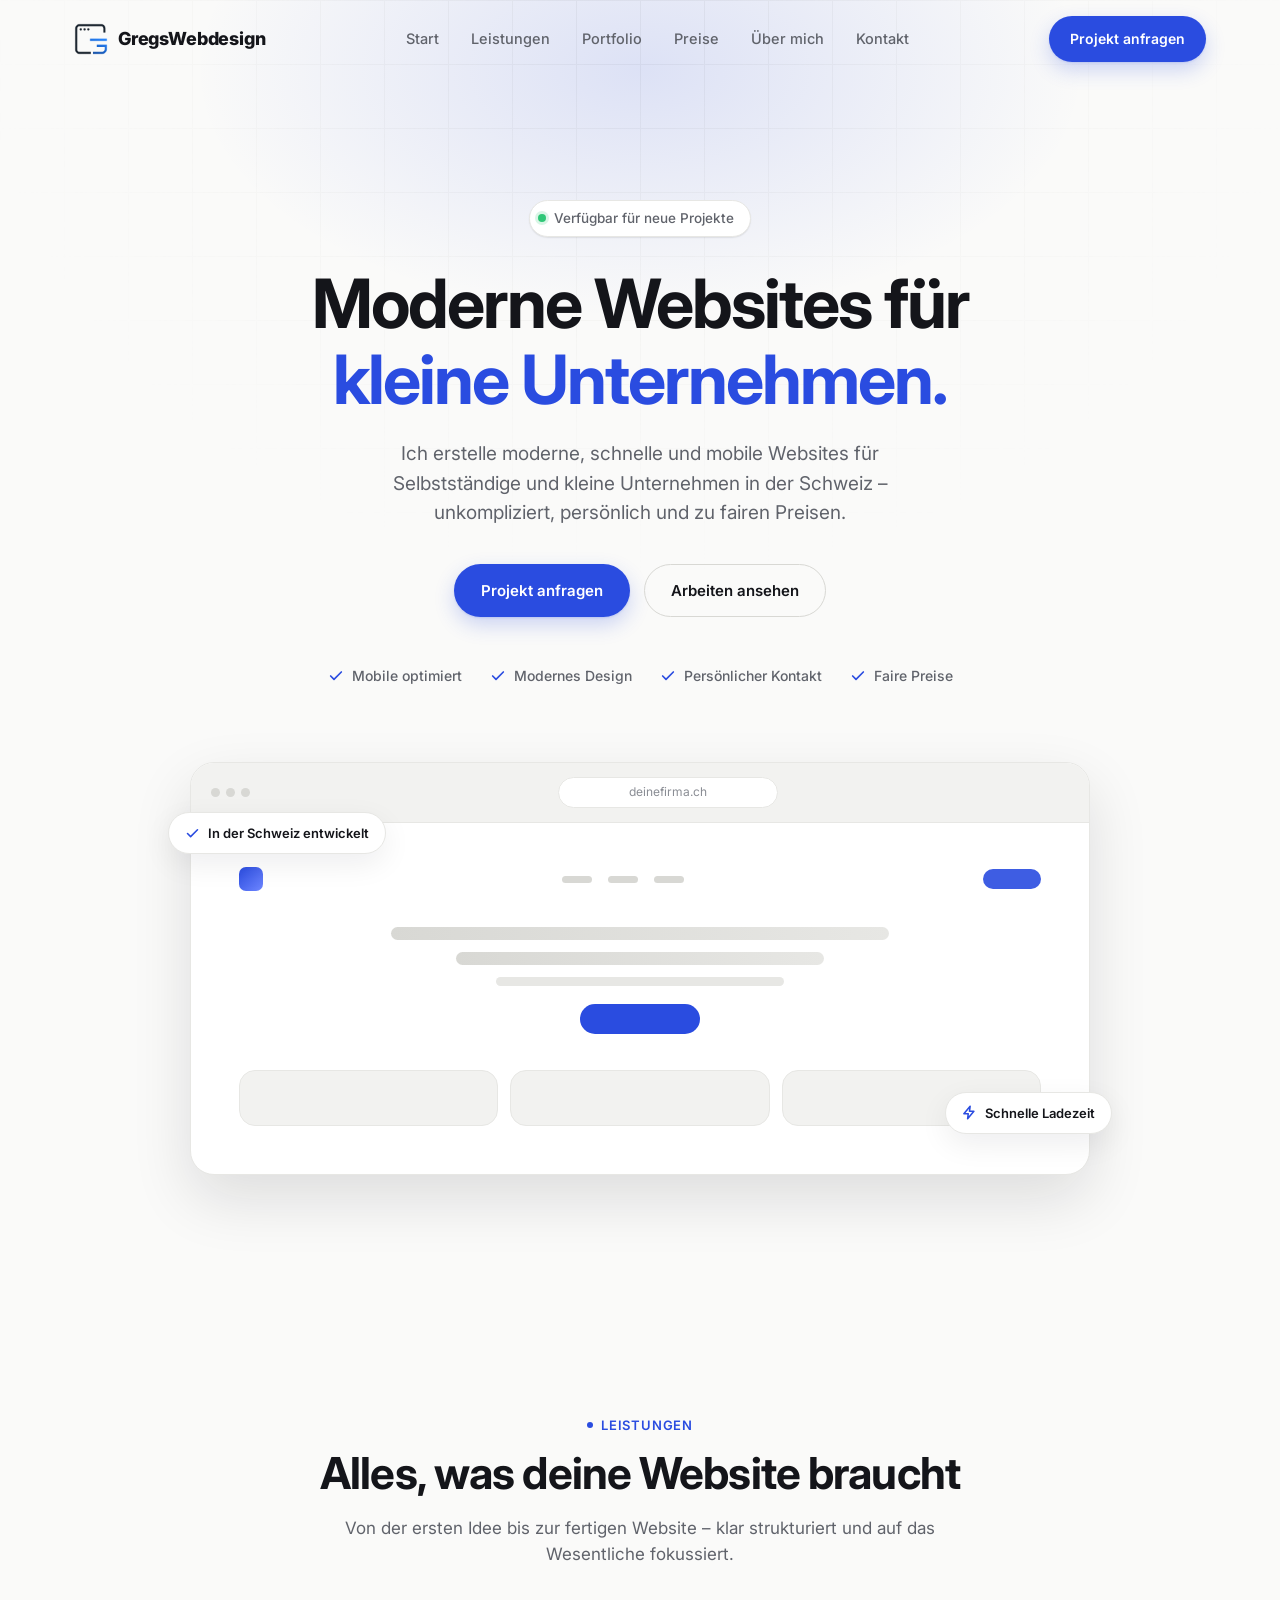
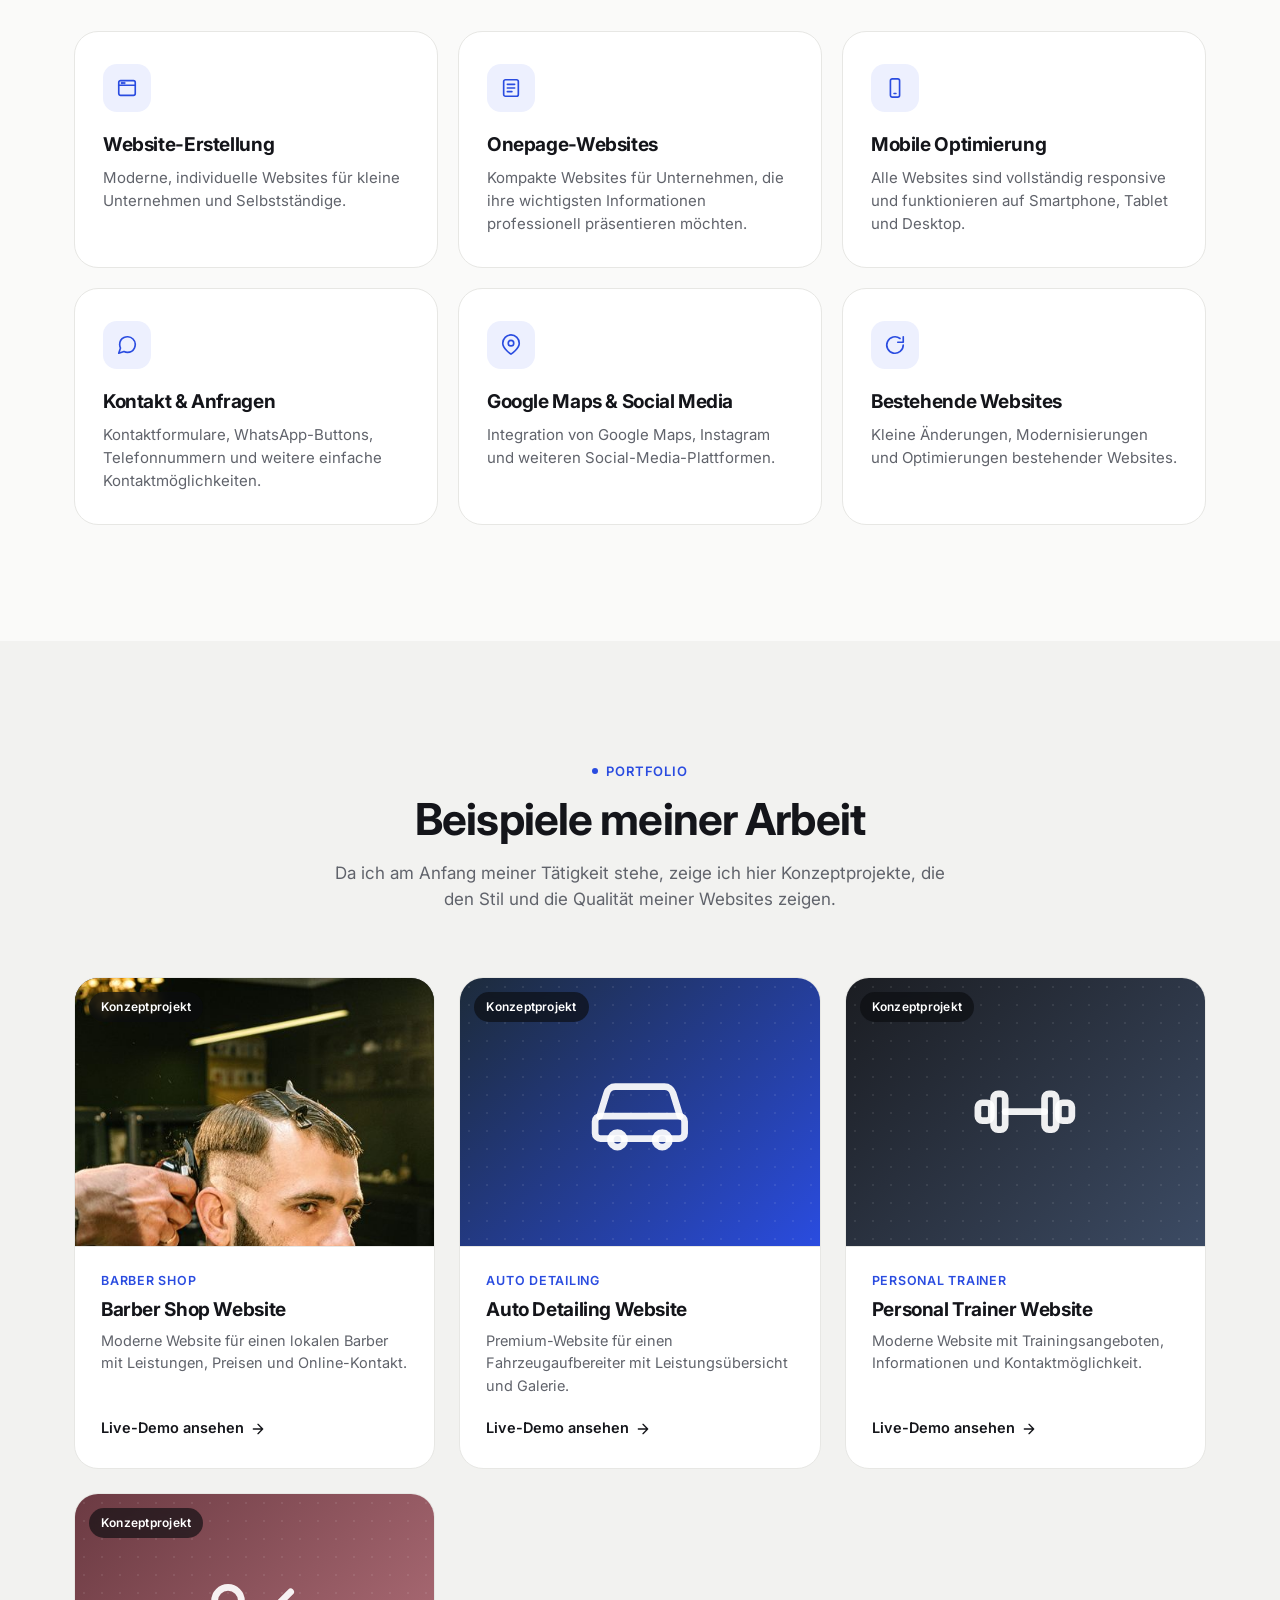
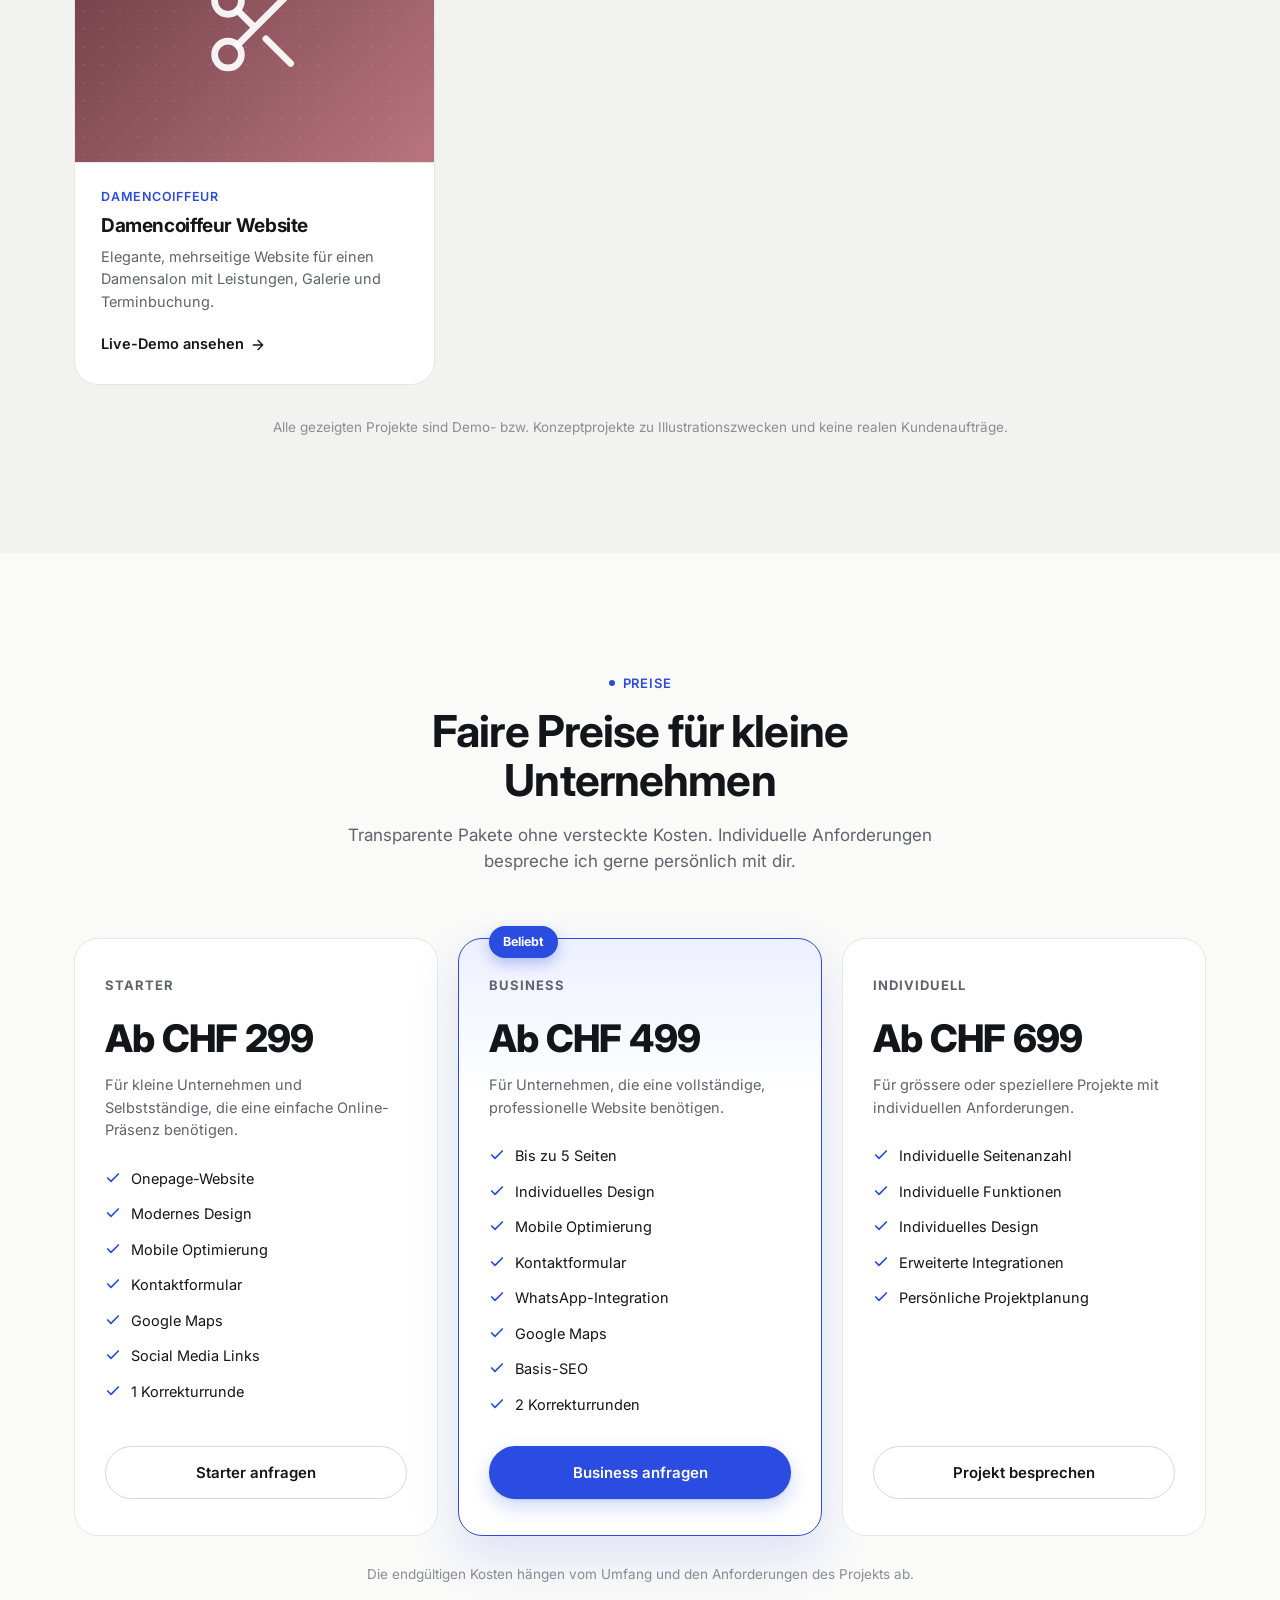
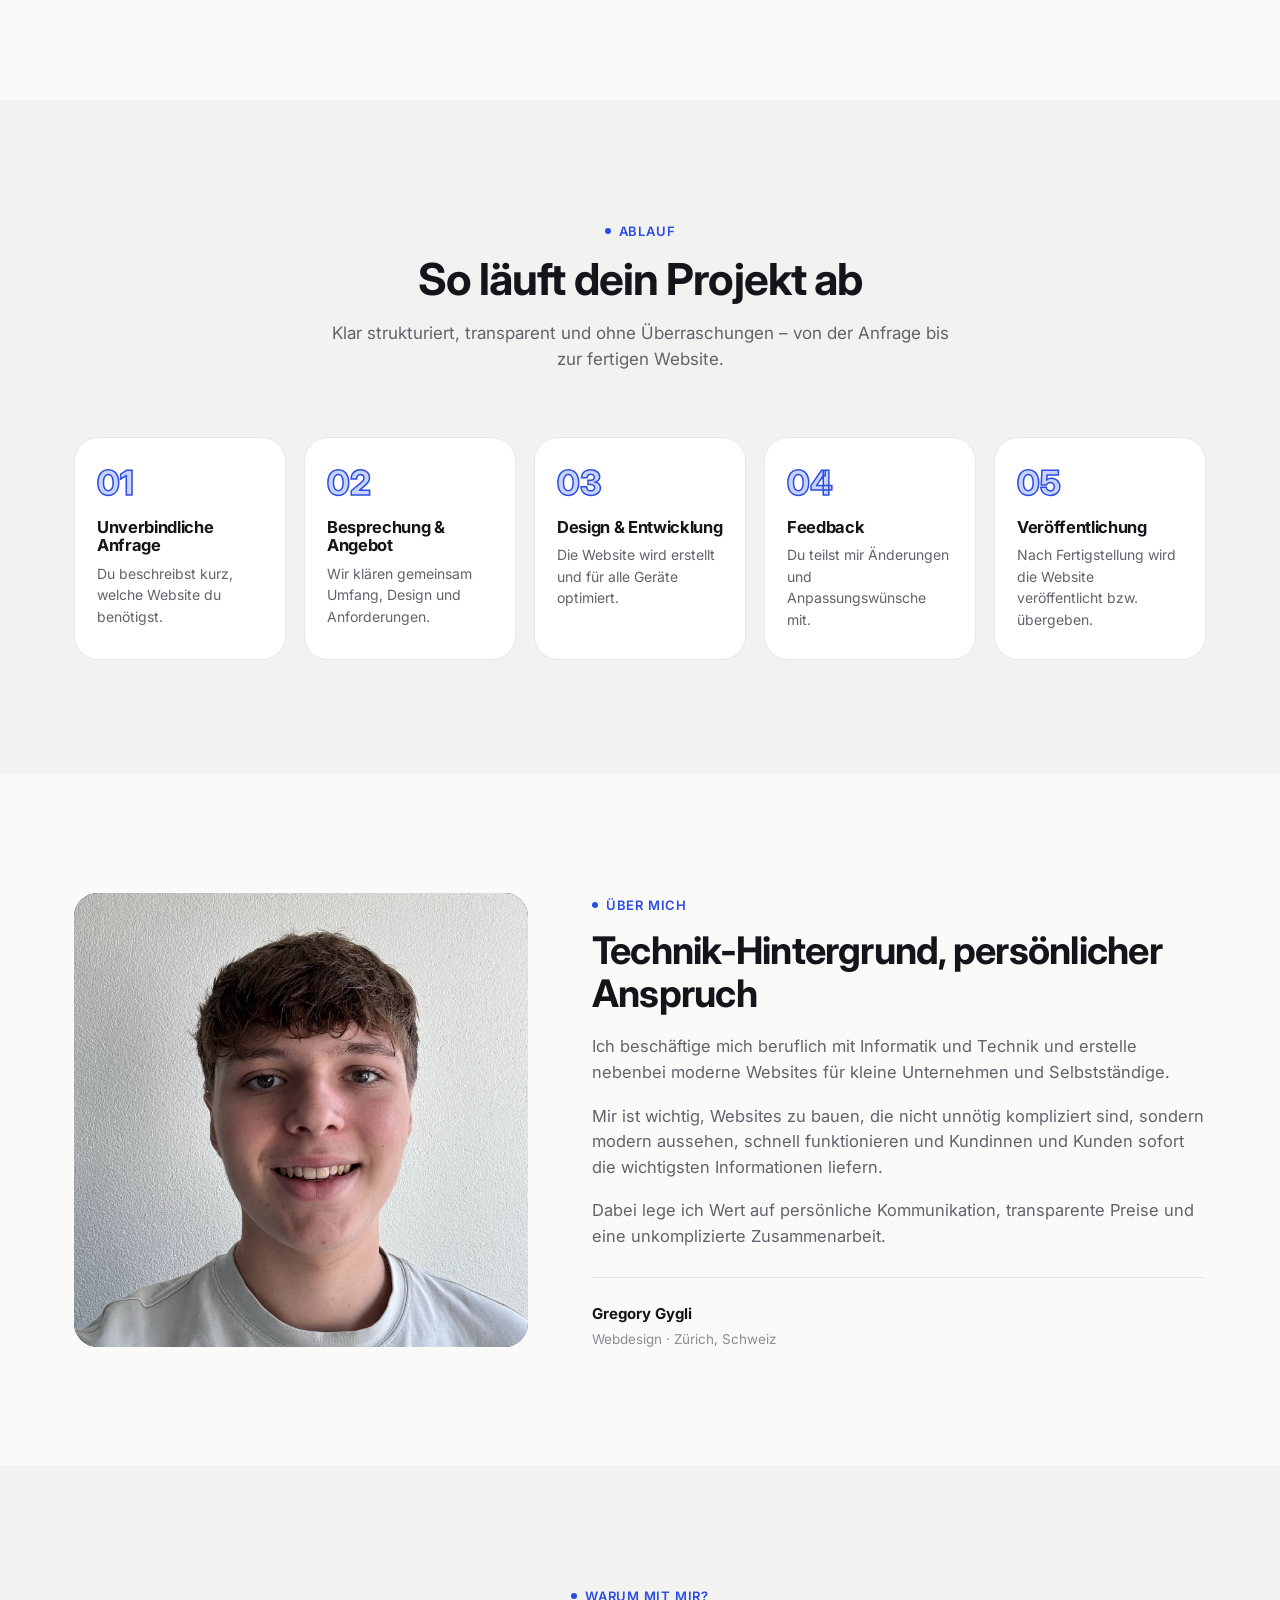
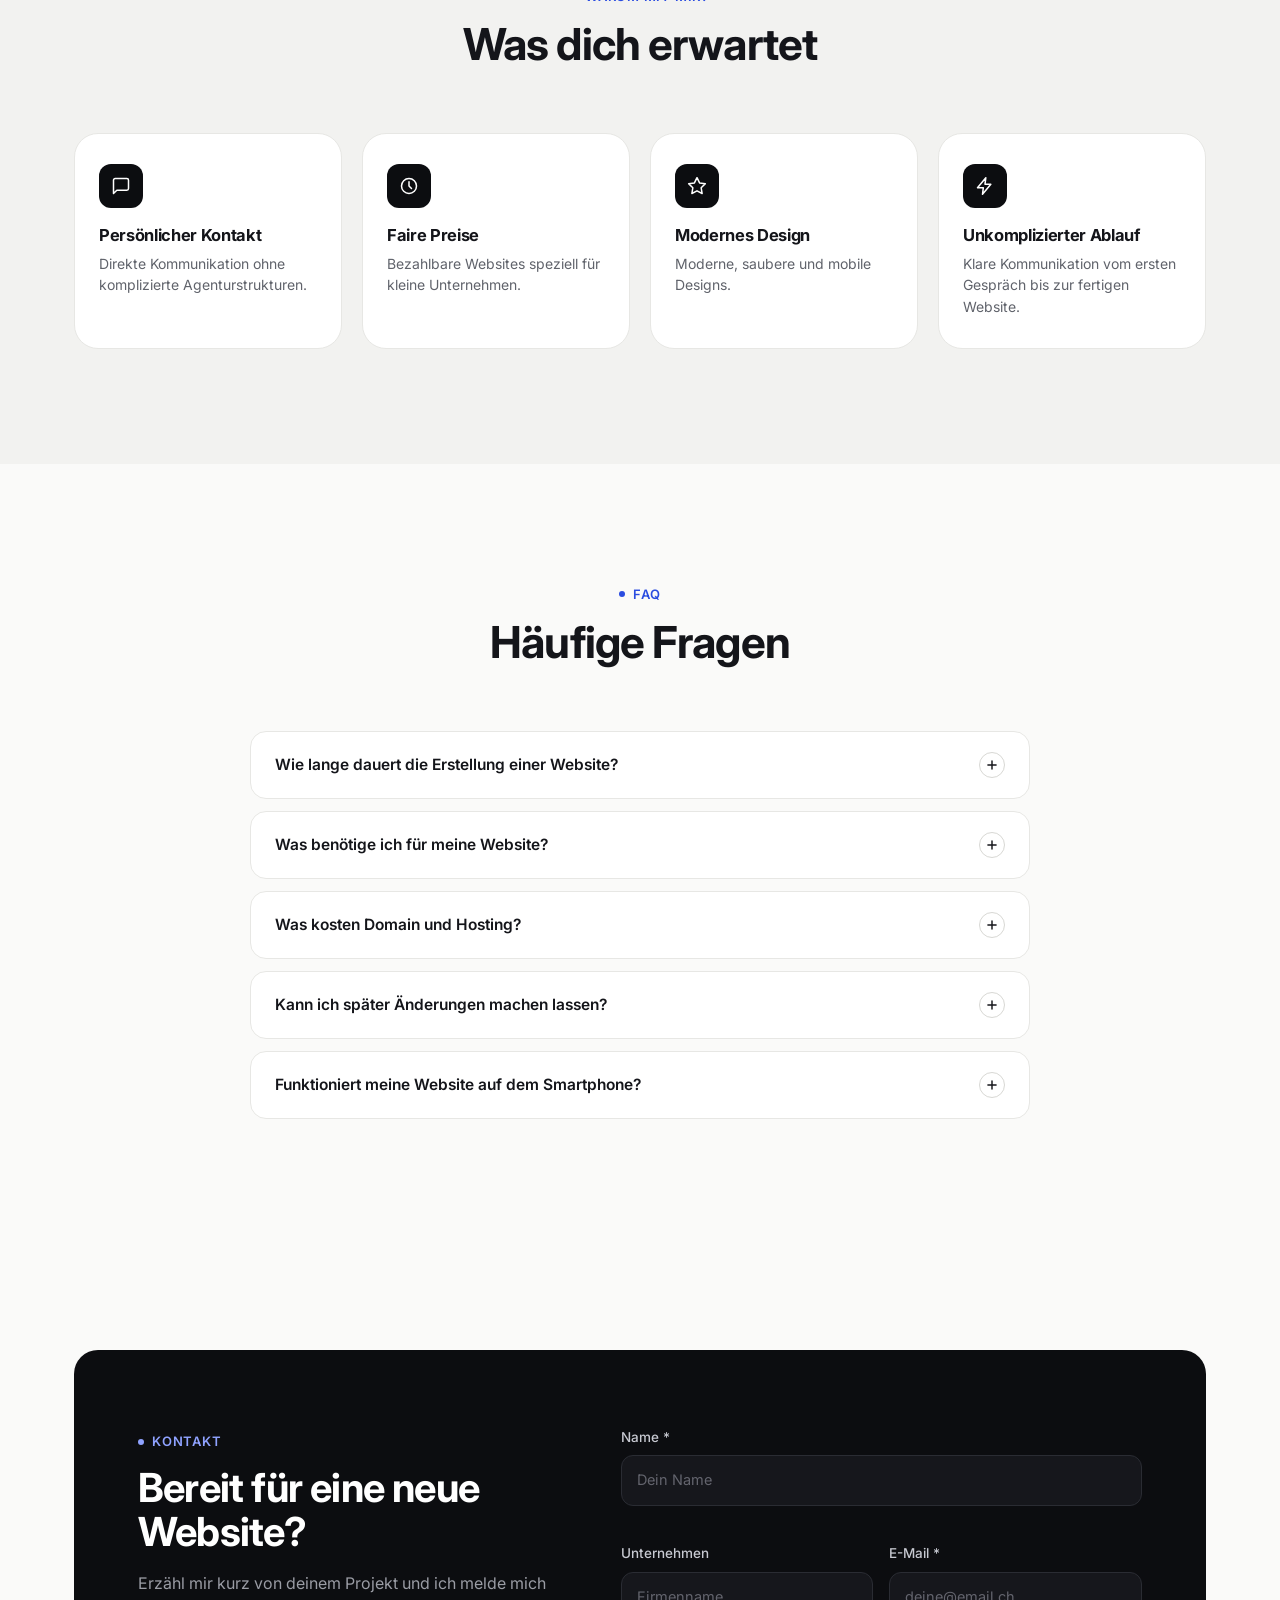
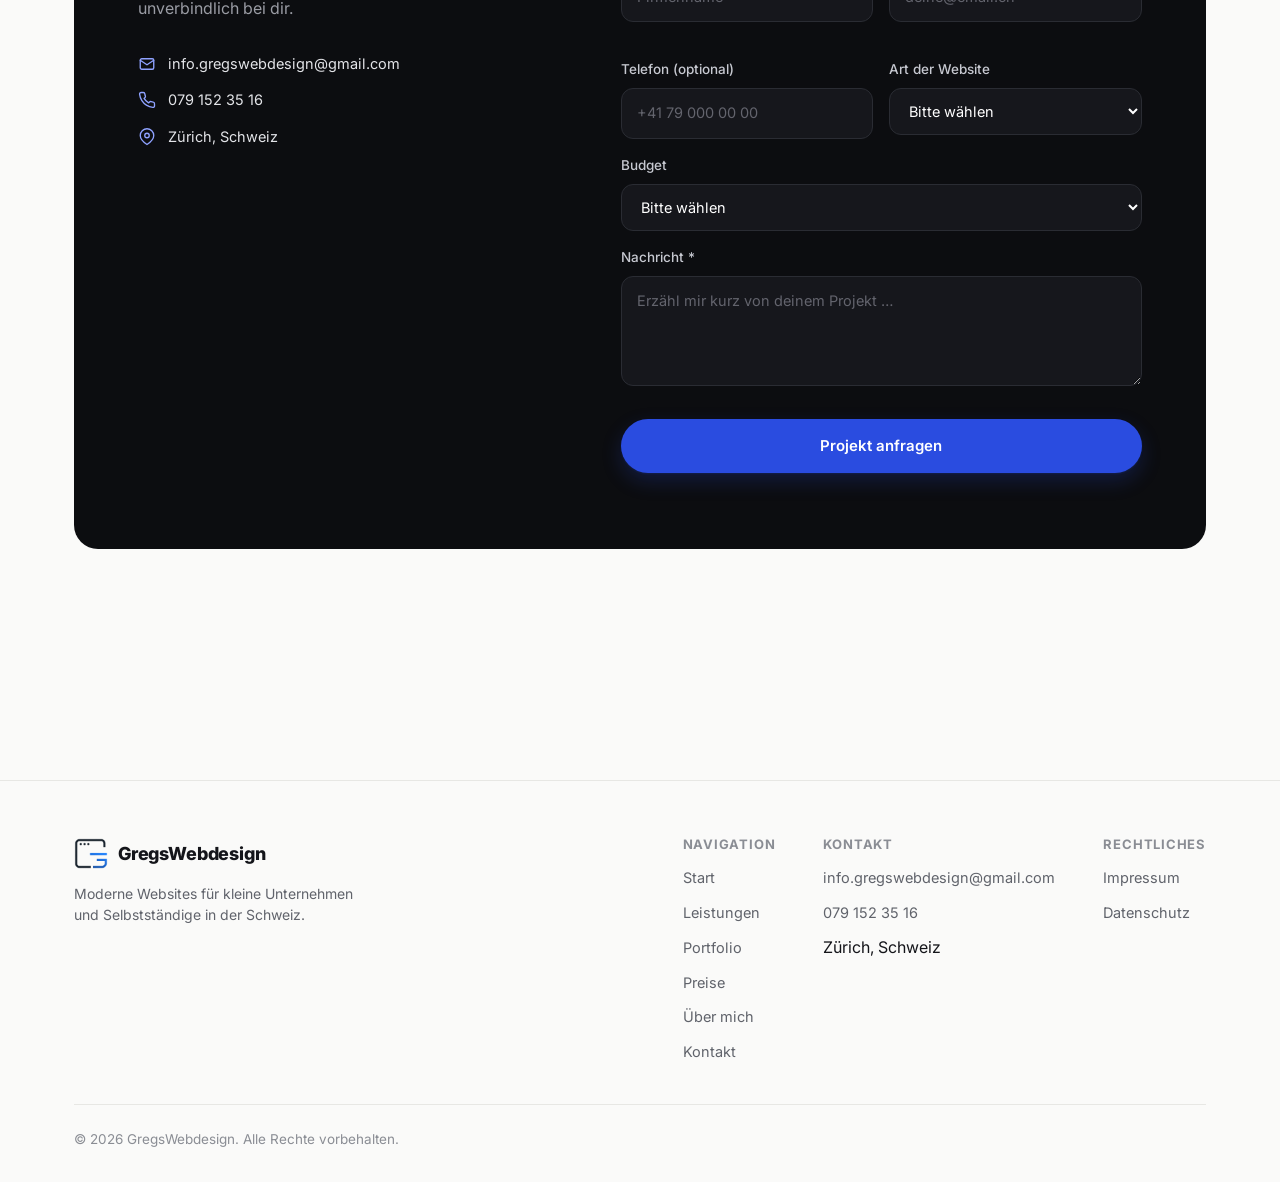
<file: index.html>
<!DOCTYPE html>
<html lang="de-CH">
<head>
<meta charset="UTF-8">
<meta name="viewport" content="width=device-width, initial-scale=1.0">
<meta name="google-site-verification" content="NQidAso-JSjFnTwT3B3m05w8ewtLHtLubvHrUPQ6YSE" />
<title>Webdesign Zürich – Moderne Websites für kleine Unternehmen | GregsWebdesign</title>
<meta name="description" content="Moderne, schnelle und bezahlbare Websites für kleine Unternehmen, Selbstständige und lokale Dienstleister in Zürich und der ganzen Schweiz. Unverbindlich anfragen.">
<meta name="keywords" content="Webdesign Zürich, Website erstellen Zürich, Website für Kleinunternehmen, Website für Selbstständige, Webdesigner Zürich, Webdesign Schweiz">
<meta property="og:title" content="GregsWebdesign – Moderne Websites für kleine Unternehmen">
<meta property="og:description" content="Ich erstelle moderne, schnelle und mobile Websites für Selbstständige und kleine Unternehmen in der Schweiz – unkompliziert, persönlich und zu fairen Preisen.">
<meta property="og:type" content="website">
<meta property="og:locale" content="de_CH">
<meta property="og:image" content="Bilder/logo-icon-dark.png">
<meta name="theme-color" content="#0C0D10">
<link rel="icon" type="image/png" href="Bilder/logo-icon-dark.png">
<link rel="preconnect" href="https://fonts.googleapis.com">
<link rel="preconnect" href="https://fonts.gstatic.com" crossorigin>
<link href="https://fonts.googleapis.com/css2?family=Inter:wght@400;500;600;700;800&display=swap" rel="stylesheet">
<link rel="stylesheet" href="css/style.css">
</head>
<body>

<a href="#main" class="skip-link">Zum Inhalt springen</a>

<!-- ========== HEADER ========== -->
<header class="site-header" id="siteHeader">
  <div class="container">
    <a href="#start" class="brand">
      <span class="brand-mark"><img src="Bilder/logo-icon-dark.png" alt="" width="34" height="34"></span>
      GregsWebdesign
    </a>

    <nav class="main-nav" aria-label="Hauptnavigation">
      <a href="#start">Start</a>
      <a href="#leistungen">Leistungen</a>
      <a href="#portfolio">Portfolio</a>
      <a href="#preise">Preise</a>
      <a href="#ueber-mich">Über mich</a>
      <a href="#kontakt">Kontakt</a>
    </nav>

    <div class="header-actions">
      <a href="#kontakt" class="btn btn-primary btn-sm desktop-only">Projekt anfragen</a>
      <button class="nav-toggle" id="navToggle" aria-label="Menü öffnen" aria-expanded="false" aria-controls="mobileNav">
        <span></span>
      </button>
    </div>
  </div>
</header>

<nav class="mobile-nav" id="mobileNav" aria-label="Mobile Navigation">
  <a href="#start">Start</a>
  <a href="#leistungen">Leistungen</a>
  <a href="#portfolio">Portfolio</a>
  <a href="#preise">Preise</a>
  <a href="#ueber-mich">Über mich</a>
  <a href="#kontakt">Kontakt</a>
  <a href="#kontakt" class="btn btn-primary btn-block">Projekt anfragen</a>
</nav>

<main id="main">

  <!-- ========== HERO ========== -->
  <section class="hero" id="start">
    <div class="container hero-inner">
      <span class="hero-badge"><span class="dot"></span> Verfügbar für neue Projekte</span>

      <h1>Moderne Websites für <span class="accent">kleine Unternehmen.</span></h1>
      <p class="hero-sub">Ich erstelle moderne, schnelle und mobile Websites für Selbstständige und kleine Unternehmen in der Schweiz – unkompliziert, persönlich und zu fairen Preisen.</p>

      <div class="hero-actions">
        <a href="#kontakt" class="btn btn-primary">Projekt anfragen</a>
        <a href="#portfolio" class="btn btn-secondary">Arbeiten ansehen</a>
      </div>

      <ul class="trust-points">
        <li><svg width="16" height="16" viewBox="0 0 24 24" fill="none" stroke="currentColor" stroke-width="2.5" stroke-linecap="round" stroke-linejoin="round"><path d="M20 6 9 17l-5-5"/></svg> Mobile optimiert</li>
        <li><svg width="16" height="16" viewBox="0 0 24 24" fill="none" stroke="currentColor" stroke-width="2.5" stroke-linecap="round" stroke-linejoin="round"><path d="M20 6 9 17l-5-5"/></svg> Modernes Design</li>
        <li><svg width="16" height="16" viewBox="0 0 24 24" fill="none" stroke="currentColor" stroke-width="2.5" stroke-linecap="round" stroke-linejoin="round"><path d="M20 6 9 17l-5-5"/></svg> Persönlicher Kontakt</li>
        <li><svg width="16" height="16" viewBox="0 0 24 24" fill="none" stroke="currentColor" stroke-width="2.5" stroke-linecap="round" stroke-linejoin="round"><path d="M20 6 9 17l-5-5"/></svg> Faire Preise</li>
      </ul>
    </div>

    <div class="container">
      <div class="hero-mock-wrap reveal">
        <div class="hero-mock">
          <div class="hero-mock-bar">
            <div class="hero-mock-dots"><span></span><span></span><span></span></div>
            <div class="hero-mock-url">deinefirma.ch</div>
          </div>
          <div class="hero-mock-body">
            <div class="hero-mock-nav">
              <div class="hero-mock-logo"></div>
              <div class="hero-mock-navlinks"><span></span><span></span><span></span></div>
              <div class="hero-mock-navbtn"></div>
            </div>
            <div class="hero-mock-hero">
              <div class="hero-mock-line lg"></div>
              <div class="hero-mock-line lg w-70"></div>
              <div class="hero-mock-line sm"></div>
              <div class="hero-mock-btn"></div>
            </div>
            <div class="hero-mock-cards">
              <div class="hero-mock-card"></div>
              <div class="hero-mock-card"></div>
              <div class="hero-mock-card"></div>
            </div>
          </div>
        </div>
        <span class="hero-float-badge badge-left">
          <svg width="15" height="15" viewBox="0 0 24 24" fill="none" stroke="currentColor" stroke-width="2.5" stroke-linecap="round" stroke-linejoin="round"><path d="M20 6 9 17l-5-5"/></svg>
          In der Schweiz entwickelt
        </span>
        <span class="hero-float-badge badge-right">
          <svg width="15" height="15" viewBox="0 0 24 24" fill="none" stroke="currentColor" stroke-width="2.5" stroke-linecap="round" stroke-linejoin="round"><path d="M13 2 3 14h7l-1 8 10-12h-7z"/></svg>
          Schnelle Ladezeit
        </span>
      </div>
    </div>
  </section>

  <!-- ========== LEISTUNGEN ========== -->
  <section class="section-pad" id="leistungen">
    <div class="container">
      <div class="section-head center">
        <span class="eyebrow">Leistungen</span>
        <h2>Alles, was deine Website braucht</h2>
        <p>Von der ersten Idee bis zur fertigen Website – klar strukturiert und auf das Wesentliche fokussiert.</p>
      </div>

      <div class="services-grid reveal-stagger">
        <article class="card service-card">
          <div class="service-icon">
            <svg width="22" height="22" viewBox="0 0 24 24" fill="none" stroke="currentColor" stroke-width="1.8" stroke-linecap="round" stroke-linejoin="round"><rect x="3" y="4" width="18" height="16" rx="2"/><path d="M3 9h18"/><circle cx="6.5" cy="6.5" r=".5" fill="currentColor"/><circle cx="9" cy="6.5" r=".5" fill="currentColor"/></svg>
          </div>
          <h3>Website-Erstellung</h3>
          <p>Moderne, individuelle Websites für kleine Unternehmen und Selbstständige.</p>
        </article>

        <article class="card service-card">
          <div class="service-icon">
            <svg width="22" height="22" viewBox="0 0 24 24" fill="none" stroke="currentColor" stroke-width="1.8" stroke-linecap="round" stroke-linejoin="round"><rect x="4" y="3" width="16" height="18" rx="2"/><path d="M8 8h8M8 12h8M8 16h5"/></svg>
          </div>
          <h3>Onepage-Websites</h3>
          <p>Kompakte Websites für Unternehmen, die ihre wichtigsten Informationen professionell präsentieren möchten.</p>
        </article>

        <article class="card service-card">
          <div class="service-icon">
            <svg width="22" height="22" viewBox="0 0 24 24" fill="none" stroke="currentColor" stroke-width="1.8" stroke-linecap="round" stroke-linejoin="round"><rect x="7" y="2" width="10" height="20" rx="2"/><path d="M11 18h2"/></svg>
          </div>
          <h3>Mobile Optimierung</h3>
          <p>Alle Websites sind vollständig responsive und funktionieren auf Smartphone, Tablet und Desktop.</p>
        </article>

        <article class="card service-card">
          <div class="service-icon">
            <svg width="22" height="22" viewBox="0 0 24 24" fill="none" stroke="currentColor" stroke-width="1.8" stroke-linecap="round" stroke-linejoin="round"><path d="M21 11.5a8.38 8.38 0 0 1-.9 3.8 8.5 8.5 0 0 1-7.6 4.7 8.38 8.38 0 0 1-3.8-.9L3 21l1.9-5.7a8.38 8.38 0 0 1-.9-3.8 8.5 8.5 0 0 1 4.7-7.6 8.38 8.38 0 0 1 3.8-.9h.5a8.48 8.48 0 0 1 8 8v.5z"/></svg>
          </div>
          <h3>Kontakt &amp; Anfragen</h3>
          <p>Kontaktformulare, WhatsApp-Buttons, Telefonnummern und weitere einfache Kontaktmöglichkeiten.</p>
        </article>

        <article class="card service-card">
          <div class="service-icon">
            <svg width="22" height="22" viewBox="0 0 24 24" fill="none" stroke="currentColor" stroke-width="1.8" stroke-linecap="round" stroke-linejoin="round"><path d="M21 10c0 6-9 12-9 12s-9-6-9-12a9 9 0 0 1 18 0z"/><circle cx="12" cy="10" r="3"/></svg>
          </div>
          <h3>Google Maps &amp; Social Media</h3>
          <p>Integration von Google Maps, Instagram und weiteren Social-Media-Plattformen.</p>
        </article>

        <article class="card service-card">
          <div class="service-icon">
            <svg width="22" height="22" viewBox="0 0 24 24" fill="none" stroke="currentColor" stroke-width="1.8" stroke-linecap="round" stroke-linejoin="round"><path d="M21 12a9 9 0 1 1-3.5-7.1"/><path d="M21 3v6h-6"/></svg>
          </div>
          <h3>Bestehende Websites</h3>
          <p>Kleine Änderungen, Modernisierungen und Optimierungen bestehender Websites.</p>
        </article>
      </div>
    </div>
  </section>

  <!-- ========== PORTFOLIO ========== -->
  <section class="section-pad" id="portfolio" style="background:var(--color-bg-alt);">
    <div class="container">
      <div class="section-head center">
        <span class="eyebrow">Portfolio</span>
        <h2>Beispiele meiner Arbeit</h2>
        <p>Da ich am Anfang meiner Tätigkeit stehe, zeige ich hier Konzeptprojekte, die den Stil und die Qualität meiner Websites zeigen.</p>
      </div>

      <div class="portfolio-grid reveal-stagger">
        <article class="card portfolio-card">
          <div class="portfolio-thumb thumb-barber has-image">
            <span class="demo-tag">Konzeptprojekt</span>
            <img src="Bilder/portfolio-barber.jpg" alt="FADEHOUSE Barbershop Website – Startseite" loading="lazy">
          </div>
          <div class="portfolio-body">
            <span class="portfolio-cat">Barber Shop</span>
            <h3>Barber Shop Website</h3>
            <p>Moderne Website für einen lokalen Barber mit Leistungen, Preisen und Online-Kontakt.</p>
            <a href="Demo-Coiffeur/index.html" class="portfolio-link" target="_blank" rel="noopener">Live-Demo ansehen
              <svg width="16" height="16" viewBox="0 0 24 24" fill="none" stroke="currentColor" stroke-width="2" stroke-linecap="round" stroke-linejoin="round"><path d="M5 12h14M12 5l7 7-7 7"/></svg>
            </a>
          </div>
        </article>

        <article class="card portfolio-card">
          <div class="portfolio-thumb thumb-detailing">
            <span class="demo-tag">Konzeptprojekt</span>
            <svg viewBox="0 0 24 24" fill="none" stroke="currentColor" stroke-width="1.5" stroke-linecap="round" stroke-linejoin="round"><path d="M3 13l1.6-5.2A2 2 0 0 1 6.5 6.4h11a2 2 0 0 1 1.9 1.4L21 13"/><rect x="2" y="13" width="20" height="5" rx="1.2"/><circle cx="7" cy="18.3" r="1.6"/><circle cx="17" cy="18.3" r="1.6"/></svg>
          </div>
          <div class="portfolio-body">
            <span class="portfolio-cat">Auto Detailing</span>
            <h3>Auto Detailing Website</h3>
            <p>Premium-Website für einen Fahrzeugaufbereiter mit Leistungsübersicht und Galerie.</p>
            <a href="Demo-AutoDetailing/index.html" class="portfolio-link" target="_blank" rel="noopener">Live-Demo ansehen
              <svg width="16" height="16" viewBox="0 0 24 24" fill="none" stroke="currentColor" stroke-width="2" stroke-linecap="round" stroke-linejoin="round"><path d="M5 12h14M12 5l7 7-7 7"/></svg>
            </a>
          </div>
        </article>

        <article class="card portfolio-card">
          <div class="portfolio-thumb thumb-trainer">
            <span class="demo-tag">Konzeptprojekt</span>
            <svg viewBox="0 0 24 24" fill="none" stroke="currentColor" stroke-width="1.5" stroke-linecap="round" stroke-linejoin="round"><rect x="1.5" y="10" width="3" height="4" rx="1"/><rect x="19.5" y="10" width="3" height="4" rx="1"/><rect x="5" y="8" width="2.6" height="8" rx="1"/><rect x="16.4" y="8" width="2.6" height="8" rx="1"/><path d="M7.6 12h8.8"/></svg>
          </div>
          <div class="portfolio-body">
            <span class="portfolio-cat">Personal Trainer</span>
            <h3>Personal Trainer Website</h3>
            <p>Moderne Website mit Trainingsangeboten, Informationen und Kontaktmöglichkeit.</p>
            <a href="Demo-PersonalTrainer/index.html" class="portfolio-link" target="_blank" rel="noopener">Live-Demo ansehen
              <svg width="16" height="16" viewBox="0 0 24 24" fill="none" stroke="currentColor" stroke-width="2" stroke-linecap="round" stroke-linejoin="round"><path d="M5 12h14M12 5l7 7-7 7"/></svg>
            </a>
          </div>
        </article>

        <article class="card portfolio-card">
          <div class="portfolio-thumb thumb-salon">
            <span class="demo-tag">Konzeptprojekt</span>
            <svg viewBox="0 0 24 24" fill="none" stroke="currentColor" stroke-width="1.5" stroke-linecap="round" stroke-linejoin="round"><circle cx="6" cy="6" r="3"/><circle cx="6" cy="18" r="3"/><path d="M20 4 8.12 15.88M14.47 14.48 20 20M8.12 8.12 12 12"/></svg>
          </div>
          <div class="portfolio-body">
            <span class="portfolio-cat">Damencoiffeur</span>
            <h3>Damencoiffeur Website</h3>
            <p>Elegante, mehrseitige Website für einen Damensalon mit Leistungen, Galerie und Terminbuchung.</p>
            <a href="Demo-Damensalon/index.html" class="portfolio-link" target="_blank" rel="noopener">Live-Demo ansehen
              <svg width="16" height="16" viewBox="0 0 24 24" fill="none" stroke="currentColor" stroke-width="2" stroke-linecap="round" stroke-linejoin="round"><path d="M5 12h14M12 5l7 7-7 7"/></svg>
            </a>
          </div>
        </article>
      </div>
      <p class="portfolio-note">Alle gezeigten Projekte sind Demo- bzw. Konzeptprojekte zu Illustrationszwecken und keine realen Kundenaufträge.</p>
    </div>
  </section>

  <!-- ========== PREISE ========== -->
  <section class="section-pad" id="preise">
    <div class="container">
      <div class="section-head center">
        <span class="eyebrow">Preise</span>
        <h2>Faire Preise für kleine Unternehmen</h2>
        <p>Transparente Pakete ohne versteckte Kosten. Individuelle Anforderungen bespreche ich gerne persönlich mit dir.</p>
      </div>

      <div class="pricing-grid reveal-stagger">
        <article class="card price-card">
          <div class="price-name">Starter</div>
          <div class="price-amount">Ab CHF 299</div>
          <p class="price-desc">Für kleine Unternehmen und Selbstständige, die eine einfache Online-Präsenz benötigen.</p>
          <ul class="price-features">
            <li><svg width="16" height="16" viewBox="0 0 24 24" fill="none" stroke="currentColor" stroke-width="2.5" stroke-linecap="round" stroke-linejoin="round"><path d="M20 6 9 17l-5-5"/></svg> Onepage-Website</li>
            <li><svg width="16" height="16" viewBox="0 0 24 24" fill="none" stroke="currentColor" stroke-width="2.5" stroke-linecap="round" stroke-linejoin="round"><path d="M20 6 9 17l-5-5"/></svg> Modernes Design</li>
            <li><svg width="16" height="16" viewBox="0 0 24 24" fill="none" stroke="currentColor" stroke-width="2.5" stroke-linecap="round" stroke-linejoin="round"><path d="M20 6 9 17l-5-5"/></svg> Mobile Optimierung</li>
            <li><svg width="16" height="16" viewBox="0 0 24 24" fill="none" stroke="currentColor" stroke-width="2.5" stroke-linecap="round" stroke-linejoin="round"><path d="M20 6 9 17l-5-5"/></svg> Kontaktformular</li>
            <li><svg width="16" height="16" viewBox="0 0 24 24" fill="none" stroke="currentColor" stroke-width="2.5" stroke-linecap="round" stroke-linejoin="round"><path d="M20 6 9 17l-5-5"/></svg> Google Maps</li>
            <li><svg width="16" height="16" viewBox="0 0 24 24" fill="none" stroke="currentColor" stroke-width="2.5" stroke-linecap="round" stroke-linejoin="round"><path d="M20 6 9 17l-5-5"/></svg> Social Media Links</li>
            <li><svg width="16" height="16" viewBox="0 0 24 24" fill="none" stroke="currentColor" stroke-width="2.5" stroke-linecap="round" stroke-linejoin="round"><path d="M20 6 9 17l-5-5"/></svg> 1 Korrekturrunde</li>
          </ul>
          <a href="#kontakt" class="btn btn-secondary btn-block">Starter anfragen</a>
        </article>

        <article class="card price-card featured">
          <span class="price-badge">Beliebt</span>
          <div class="price-name">Business</div>
          <div class="price-amount">Ab CHF 499</div>
          <p class="price-desc">Für Unternehmen, die eine vollständige, professionelle Website benötigen.</p>
          <ul class="price-features">
            <li><svg width="16" height="16" viewBox="0 0 24 24" fill="none" stroke="currentColor" stroke-width="2.5" stroke-linecap="round" stroke-linejoin="round"><path d="M20 6 9 17l-5-5"/></svg> Bis zu 5 Seiten</li>
            <li><svg width="16" height="16" viewBox="0 0 24 24" fill="none" stroke="currentColor" stroke-width="2.5" stroke-linecap="round" stroke-linejoin="round"><path d="M20 6 9 17l-5-5"/></svg> Individuelles Design</li>
            <li><svg width="16" height="16" viewBox="0 0 24 24" fill="none" stroke="currentColor" stroke-width="2.5" stroke-linecap="round" stroke-linejoin="round"><path d="M20 6 9 17l-5-5"/></svg> Mobile Optimierung</li>
            <li><svg width="16" height="16" viewBox="0 0 24 24" fill="none" stroke="currentColor" stroke-width="2.5" stroke-linecap="round" stroke-linejoin="round"><path d="M20 6 9 17l-5-5"/></svg> Kontaktformular</li>
            <li><svg width="16" height="16" viewBox="0 0 24 24" fill="none" stroke="currentColor" stroke-width="2.5" stroke-linecap="round" stroke-linejoin="round"><path d="M20 6 9 17l-5-5"/></svg> WhatsApp-Integration</li>
            <li><svg width="16" height="16" viewBox="0 0 24 24" fill="none" stroke="currentColor" stroke-width="2.5" stroke-linecap="round" stroke-linejoin="round"><path d="M20 6 9 17l-5-5"/></svg> Google Maps</li>
            <li><svg width="16" height="16" viewBox="0 0 24 24" fill="none" stroke="currentColor" stroke-width="2.5" stroke-linecap="round" stroke-linejoin="round"><path d="M20 6 9 17l-5-5"/></svg> Basis-SEO</li>
            <li><svg width="16" height="16" viewBox="0 0 24 24" fill="none" stroke="currentColor" stroke-width="2.5" stroke-linecap="round" stroke-linejoin="round"><path d="M20 6 9 17l-5-5"/></svg> 2 Korrekturrunden</li>
          </ul>
          <a href="#kontakt" class="btn btn-primary btn-block">Business anfragen</a>
        </article>

        <article class="card price-card">
          <div class="price-name">Individuell</div>
          <div class="price-amount">Ab CHF 699</div>
          <p class="price-desc">Für grössere oder speziellere Projekte mit individuellen Anforderungen.</p>
          <ul class="price-features">
            <li><svg width="16" height="16" viewBox="0 0 24 24" fill="none" stroke="currentColor" stroke-width="2.5" stroke-linecap="round" stroke-linejoin="round"><path d="M20 6 9 17l-5-5"/></svg> Individuelle Seitenanzahl</li>
            <li><svg width="16" height="16" viewBox="0 0 24 24" fill="none" stroke="currentColor" stroke-width="2.5" stroke-linecap="round" stroke-linejoin="round"><path d="M20 6 9 17l-5-5"/></svg> Individuelle Funktionen</li>
            <li><svg width="16" height="16" viewBox="0 0 24 24" fill="none" stroke="currentColor" stroke-width="2.5" stroke-linecap="round" stroke-linejoin="round"><path d="M20 6 9 17l-5-5"/></svg> Individuelles Design</li>
            <li><svg width="16" height="16" viewBox="0 0 24 24" fill="none" stroke="currentColor" stroke-width="2.5" stroke-linecap="round" stroke-linejoin="round"><path d="M20 6 9 17l-5-5"/></svg> Erweiterte Integrationen</li>
            <li><svg width="16" height="16" viewBox="0 0 24 24" fill="none" stroke="currentColor" stroke-width="2.5" stroke-linecap="round" stroke-linejoin="round"><path d="M20 6 9 17l-5-5"/></svg> Persönliche Projektplanung</li>
          </ul>
          <a href="#kontakt" class="btn btn-secondary btn-block">Projekt besprechen</a>
        </article>
      </div>
      <p class="pricing-note">Die endgültigen Kosten hängen vom Umfang und den Anforderungen des Projekts ab.</p>
    </div>
  </section>

  <!-- ========== ABLAUF ========== -->
  <section class="section-pad" style="background:var(--color-bg-alt);">
    <div class="container">
      <div class="section-head center">
        <span class="eyebrow">Ablauf</span>
        <h2>So läuft dein Projekt ab</h2>
        <p>Klar strukturiert, transparent und ohne Überraschungen – von der Anfrage bis zur fertigen Website.</p>
      </div>

      <div class="process-list reveal-stagger">
        <div class="card process-step">
          <div class="process-num">01</div>
          <h3>Unverbindliche Anfrage</h3>
          <p>Du beschreibst kurz, welche Website du benötigst.</p>
        </div>
        <div class="card process-step">
          <div class="process-num">02</div>
          <h3>Besprechung &amp; Angebot</h3>
          <p>Wir klären gemeinsam Umfang, Design und Anforderungen.</p>
        </div>
        <div class="card process-step">
          <div class="process-num">03</div>
          <h3>Design &amp; Entwicklung</h3>
          <p>Die Website wird erstellt und für alle Geräte optimiert.</p>
        </div>
        <div class="card process-step">
          <div class="process-num">04</div>
          <h3>Feedback</h3>
          <p>Du teilst mir Änderungen und Anpassungswünsche mit.</p>
        </div>
        <div class="card process-step">
          <div class="process-num">05</div>
          <h3>Veröffentlichung</h3>
          <p>Nach Fertigstellung wird die Website veröffentlicht bzw. übergeben.</p>
        </div>
      </div>
    </div>
  </section>

  <!-- ========== ÜBER MICH ========== -->
  <section class="section-pad" id="ueber-mich">
    <div class="container about-wrap">
      <div class="about-visual reveal">
        <img src="Bilder/ueber-mich.jpg" alt="Gregory Gygli, Inhaber von GregsWebdesign" loading="lazy">
      </div>
      <div class="about-text reveal">
        <span class="eyebrow">Über mich</span>
        <h2 style="font-size:clamp(28px,3.2vw,38px); margin-bottom:20px;">Technik-Hintergrund, persönlicher Anspruch</h2>
        <p>Ich beschäftige mich beruflich mit Informatik und Technik und erstelle nebenbei moderne Websites für kleine Unternehmen und Selbstständige.</p>
        <p>Mir ist wichtig, Websites zu bauen, die nicht unnötig kompliziert sind, sondern modern aussehen, schnell funktionieren und Kundinnen und Kunden sofort die wichtigsten Informationen liefern.</p>
        <p>Dabei lege ich Wert auf persönliche Kommunikation, transparente Preise und eine unkomplizierte Zusammenarbeit.</p>
        <div class="about-signoff">
          <div>
            <strong>Gregory Gygli</strong>
            <span>Webdesign · Zürich, Schweiz</span>
          </div>
        </div>
      </div>
    </div>
  </section>

  <!-- ========== WARUM MIT MIR ========== -->
  <section class="section-pad" style="background:var(--color-bg-alt);">
    <div class="container">
      <div class="section-head center">
        <span class="eyebrow">Warum mit mir?</span>
        <h2>Was dich erwartet</h2>
      </div>

      <div class="why-grid reveal-stagger">
        <div class="card why-card">
          <div class="why-icon">
            <svg width="20" height="20" viewBox="0 0 24 24" fill="none" stroke="currentColor" stroke-width="1.8" stroke-linecap="round" stroke-linejoin="round"><path d="M21 15a2 2 0 0 1-2 2H7l-4 4V5a2 2 0 0 1 2-2h14a2 2 0 0 1 2 2z"/></svg>
          </div>
          <h3>Persönlicher Kontakt</h3>
          <p>Direkte Kommunikation ohne komplizierte Agenturstrukturen.</p>
        </div>
        <div class="card why-card">
          <div class="why-icon">
            <svg width="20" height="20" viewBox="0 0 24 24" fill="none" stroke="currentColor" stroke-width="1.8" stroke-linecap="round" stroke-linejoin="round"><circle cx="12" cy="12" r="9"/><path d="M12 7v5l3 3"/></svg>
          </div>
          <h3>Faire Preise</h3>
          <p>Bezahlbare Websites speziell für kleine Unternehmen.</p>
        </div>
        <div class="card why-card">
          <div class="why-icon">
            <svg width="20" height="20" viewBox="0 0 24 24" fill="none" stroke="currentColor" stroke-width="1.8" stroke-linecap="round" stroke-linejoin="round"><path d="m12 2 3.09 6.26L22 9.27l-5 4.87 1.18 6.88L12 17.77l-6.18 3.25L7 14.14 2 9.27l6.91-1.01z"/></svg>
          </div>
          <h3>Modernes Design</h3>
          <p>Moderne, saubere und mobile Designs.</p>
        </div>
        <div class="card why-card">
          <div class="why-icon">
            <svg width="20" height="20" viewBox="0 0 24 24" fill="none" stroke="currentColor" stroke-width="1.8" stroke-linecap="round" stroke-linejoin="round"><path d="M13 2 3 14h7l-1 8 10-12h-7z"/></svg>
          </div>
          <h3>Unkomplizierter Ablauf</h3>
          <p>Klare Kommunikation vom ersten Gespräch bis zur fertigen Website.</p>
        </div>
      </div>
    </div>
  </section>

  <!-- ========== FAQ ========== -->
  <section class="section-pad" id="faq">
    <div class="container">
      <div class="section-head center">
        <span class="eyebrow">FAQ</span>
        <h2>Häufige Fragen</h2>
      </div>

      <div class="faq-list reveal">
        <details class="faq-item" name="faq">
          <summary>Wie lange dauert die Erstellung einer Website?
            <span class="faq-icon"><svg width="14" height="14" viewBox="0 0 24 24" fill="none" stroke="currentColor" stroke-width="2.5" stroke-linecap="round"><path d="M12 5v14M5 12h14"/></svg></span>
          </summary>
          <div class="faq-answer">Je nach Umfang dauert eine einfache Website normalerweise einige Tage bis wenige Wochen.</div>
        </details>
        <details class="faq-item" name="faq">
          <summary>Was benötige ich für meine Website?
            <span class="faq-icon"><svg width="14" height="14" viewBox="0 0 24 24" fill="none" stroke="currentColor" stroke-width="2.5" stroke-linecap="round"><path d="M12 5v14M5 12h14"/></svg></span>
          </summary>
          <div class="faq-answer">Idealerweise Logo, Texte, Bilder, Kontaktdaten und Informationen zu den angebotenen Leistungen. Falls noch nicht alles vorhanden ist, können die Inhalte gemeinsam strukturiert werden.</div>
        </details>
        <details class="faq-item" name="faq">
          <summary>Was kosten Domain und Hosting?
            <span class="faq-icon"><svg width="14" height="14" viewBox="0 0 24 24" fill="none" stroke="currentColor" stroke-width="2.5" stroke-linecap="round"><path d="M12 5v14M5 12h14"/></svg></span>
          </summary>
          <div class="faq-answer">Domain und Hosting sind grundsätzlich separate Kosten und werden transparent mit dir besprochen.</div>
        </details>
        <details class="faq-item" name="faq">
          <summary>Kann ich später Änderungen machen lassen?
            <span class="faq-icon"><svg width="14" height="14" viewBox="0 0 24 24" fill="none" stroke="currentColor" stroke-width="2.5" stroke-linecap="round"><path d="M12 5v14M5 12h14"/></svg></span>
          </summary>
          <div class="faq-answer">Ja. Kleine Änderungen und Erweiterungen können auch nach Fertigstellung durchgeführt werden.</div>
        </details>
        <details class="faq-item" name="faq">
          <summary>Funktioniert meine Website auf dem Smartphone?
            <span class="faq-icon"><svg width="14" height="14" viewBox="0 0 24 24" fill="none" stroke="currentColor" stroke-width="2.5" stroke-linecap="round"><path d="M12 5v14M5 12h14"/></svg></span>
          </summary>
          <div class="faq-answer">Ja. Alle Websites werden für Desktop, Tablet und Smartphone optimiert.</div>
        </details>
      </div>
    </div>
  </section>

  <!-- ========== KONTAKT ========== -->
  <section class="section-pad" id="kontakt">
    <div class="container">
      <div class="contact-section reveal">
        <div class="contact-inner">
          <div class="contact-intro">
            <span class="eyebrow">Kontakt</span>
            <h2>Bereit für eine neue Website?</h2>
            <p>Erzähl mir kurz von deinem Projekt und ich melde mich unverbindlich bei dir.</p>

            <div class="contact-detail">
              <svg width="18" height="18" viewBox="0 0 24 24" fill="none" stroke="currentColor" stroke-width="1.8" stroke-linecap="round" stroke-linejoin="round"><path d="M4 4h16v16H4z" opacity="0"/><path d="m3 7 9 6 9-6"/><rect x="3" y="5" width="18" height="14" rx="2"/></svg>
              info.gregswebdesign@gmail.com
            </div>
            <div class="contact-detail">
              <svg width="18" height="18" viewBox="0 0 24 24" fill="none" stroke="currentColor" stroke-width="1.8" stroke-linecap="round" stroke-linejoin="round"><path d="M22 16.92v3a2 2 0 0 1-2.18 2 19.79 19.79 0 0 1-8.63-3.07 19.5 19.5 0 0 1-6-6 19.79 19.79 0 0 1-3.07-8.67A2 2 0 0 1 4.11 2h3a2 2 0 0 1 2 1.72c.127.96.362 1.903.7 2.81a2 2 0 0 1-.45 2.11L8.09 9.91a16 16 0 0 0 6 6l1.27-1.27a2 2 0 0 1 2.11-.45c.907.338 1.85.573 2.81.7A2 2 0 0 1 22 16.92z"/></svg>
              079 152 35 16
            </div>
            <div class="contact-detail">
              <svg width="18" height="18" viewBox="0 0 24 24" fill="none" stroke="currentColor" stroke-width="1.8" stroke-linecap="round" stroke-linejoin="round"><path d="M21 10c0 6-9 12-9 12s-9-6-9-12a9 9 0 0 1 18 0z"/><circle cx="12" cy="10" r="3"/></svg>
              Zürich, Schweiz
            </div>
          </div>

          <form class="contact-form" id="contactForm" name="kontakt" action="/" method="POST" data-netlify="true" netlify-honeypot="bot-field" novalidate>
            <input type="hidden" name="form-name" value="kontakt">
            <p class="hp-field" aria-hidden="true">
              <label>Dieses Feld nicht ausfüllen <input type="text" name="bot-field" tabindex="-1" autocomplete="off"></label>
            </p>
            <div class="form-grid">
              <div class="field full">
                <label for="name">Name *</label>
                <input type="text" id="name" name="name" placeholder="Dein Name" required>
                <div class="field-error" data-error-for="name"></div>
              </div>
              <div class="field">
                <label for="company">Unternehmen</label>
                <input type="text" id="company" name="company" placeholder="Firmenname">
              </div>
              <div class="field">
                <label for="email">E-Mail *</label>
                <input type="email" id="email" name="email" placeholder="deine@email.ch" required>
                <div class="field-error" data-error-for="email"></div>
              </div>
              <div class="field">
                <label for="phone">Telefon (optional)</label>
                <input type="tel" id="phone" name="phone" placeholder="+41 79 000 00 00">
              </div>
              <div class="field">
                <label for="type">Art der Website</label>
                <select id="type" name="type">
                  <option value="">Bitte wählen</option>
                  <option>Onepage-Website</option>
                  <option>Mehrseitige Website</option>
                  <option>Überarbeitung bestehender Website</option>
                  <option>Weiss ich noch nicht</option>
                </select>
              </div>
              <div class="field full">
                <label for="budget">Budget</label>
                <select id="budget" name="budget">
                  <option value="">Bitte wählen</option>
                  <option>Bis CHF 300</option>
                  <option>CHF 300 – 500</option>
                  <option>CHF 500 – 700</option>
                  <option>Über CHF 700</option>
                  <option>Noch offen</option>
                </select>
              </div>
              <div class="field full">
                <label for="message">Nachricht *</label>
                <textarea id="message" name="message" placeholder="Erzähl mir kurz von deinem Projekt …" required></textarea>
                <div class="field-error" data-error-for="message"></div>
              </div>
            </div>
            <button type="submit" class="btn btn-primary btn-block">Projekt anfragen</button>
            <div class="form-status" id="formStatus" role="status"></div>
          </form>
        </div>
      </div>
    </div>
  </section>

</main>

<!-- ========== FOOTER ========== -->
<footer class="site-footer">
  <div class="container">
    <div class="footer-top">
      <div class="footer-brand">
        <a href="#start" class="brand">
          <span class="brand-mark"><img src="Bilder/logo-icon-dark.png" alt="" width="34" height="34"></span>
          GregsWebdesign
        </a>
        <p>Moderne Websites für kleine Unternehmen und Selbstständige in der Schweiz.</p>
      </div>

      <div class="footer-nav">
        <div class="footer-col">
          <h4>Navigation</h4>
          <ul>
            <li><a href="#start">Start</a></li>
            <li><a href="#leistungen">Leistungen</a></li>
            <li><a href="#portfolio">Portfolio</a></li>
            <li><a href="#preise">Preise</a></li>
            <li><a href="#ueber-mich">Über mich</a></li>
            <li><a href="#kontakt">Kontakt</a></li>
          </ul>
        </div>
        <div class="footer-col">
          <h4>Kontakt</h4>
          <ul>
            <li><a href="mailto:info.gregswebdesign@gmail.com">info.gregswebdesign@gmail.com</a></li>
            <li><a href="tel:+41791523516">079 152 35 16</a></li>
            <li>Zürich, Schweiz</li>
          </ul>
        </div>
        <div class="footer-col">
          <h4>Rechtliches</h4>
          <ul>
            <li><a href="impressum.html">Impressum</a></li>
            <li><a href="datenschutz.html">Datenschutz</a></li>
          </ul>
        </div>
      </div>
    </div>

    <div class="footer-bottom">
      <span>© <span id="year"></span> GregsWebdesign. Alle Rechte vorbehalten.</span>
    </div>
  </div>
</footer>

<script src="js/script.js"></script>
</body>
</html>
</file>
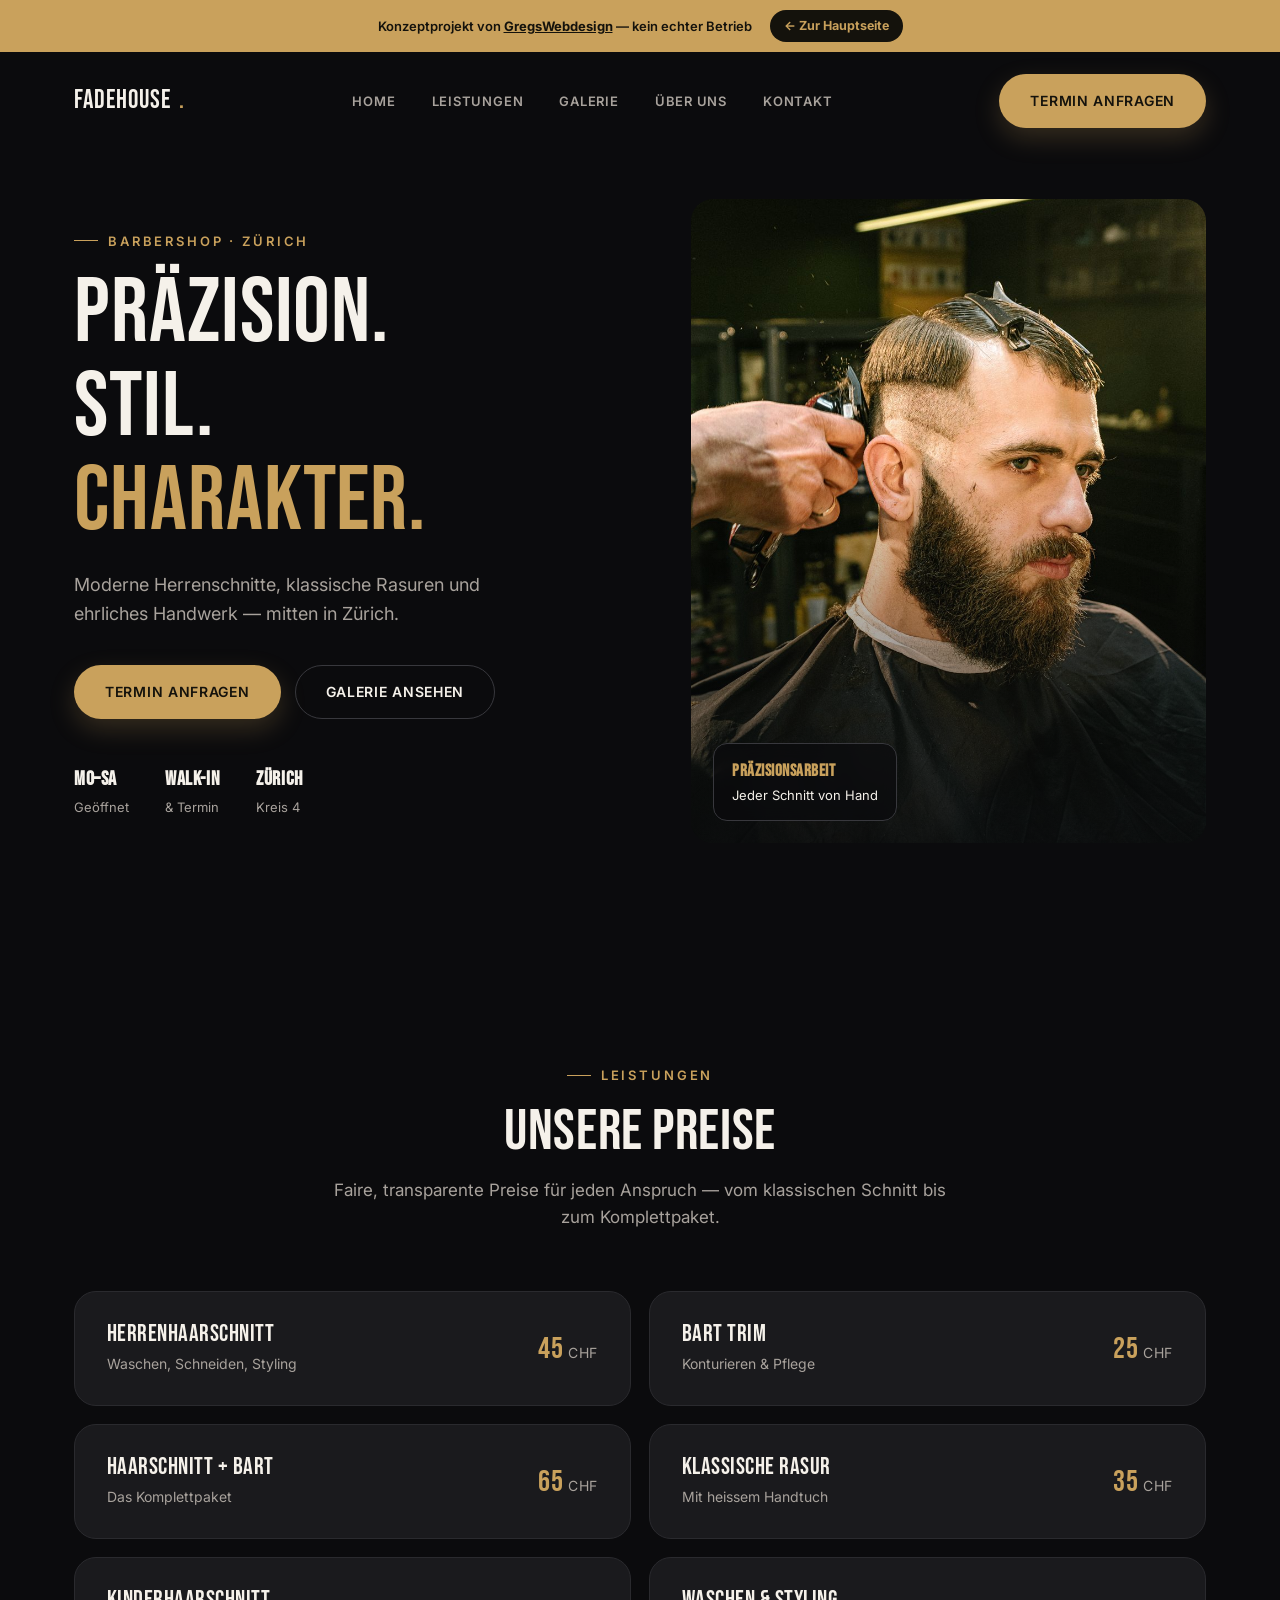
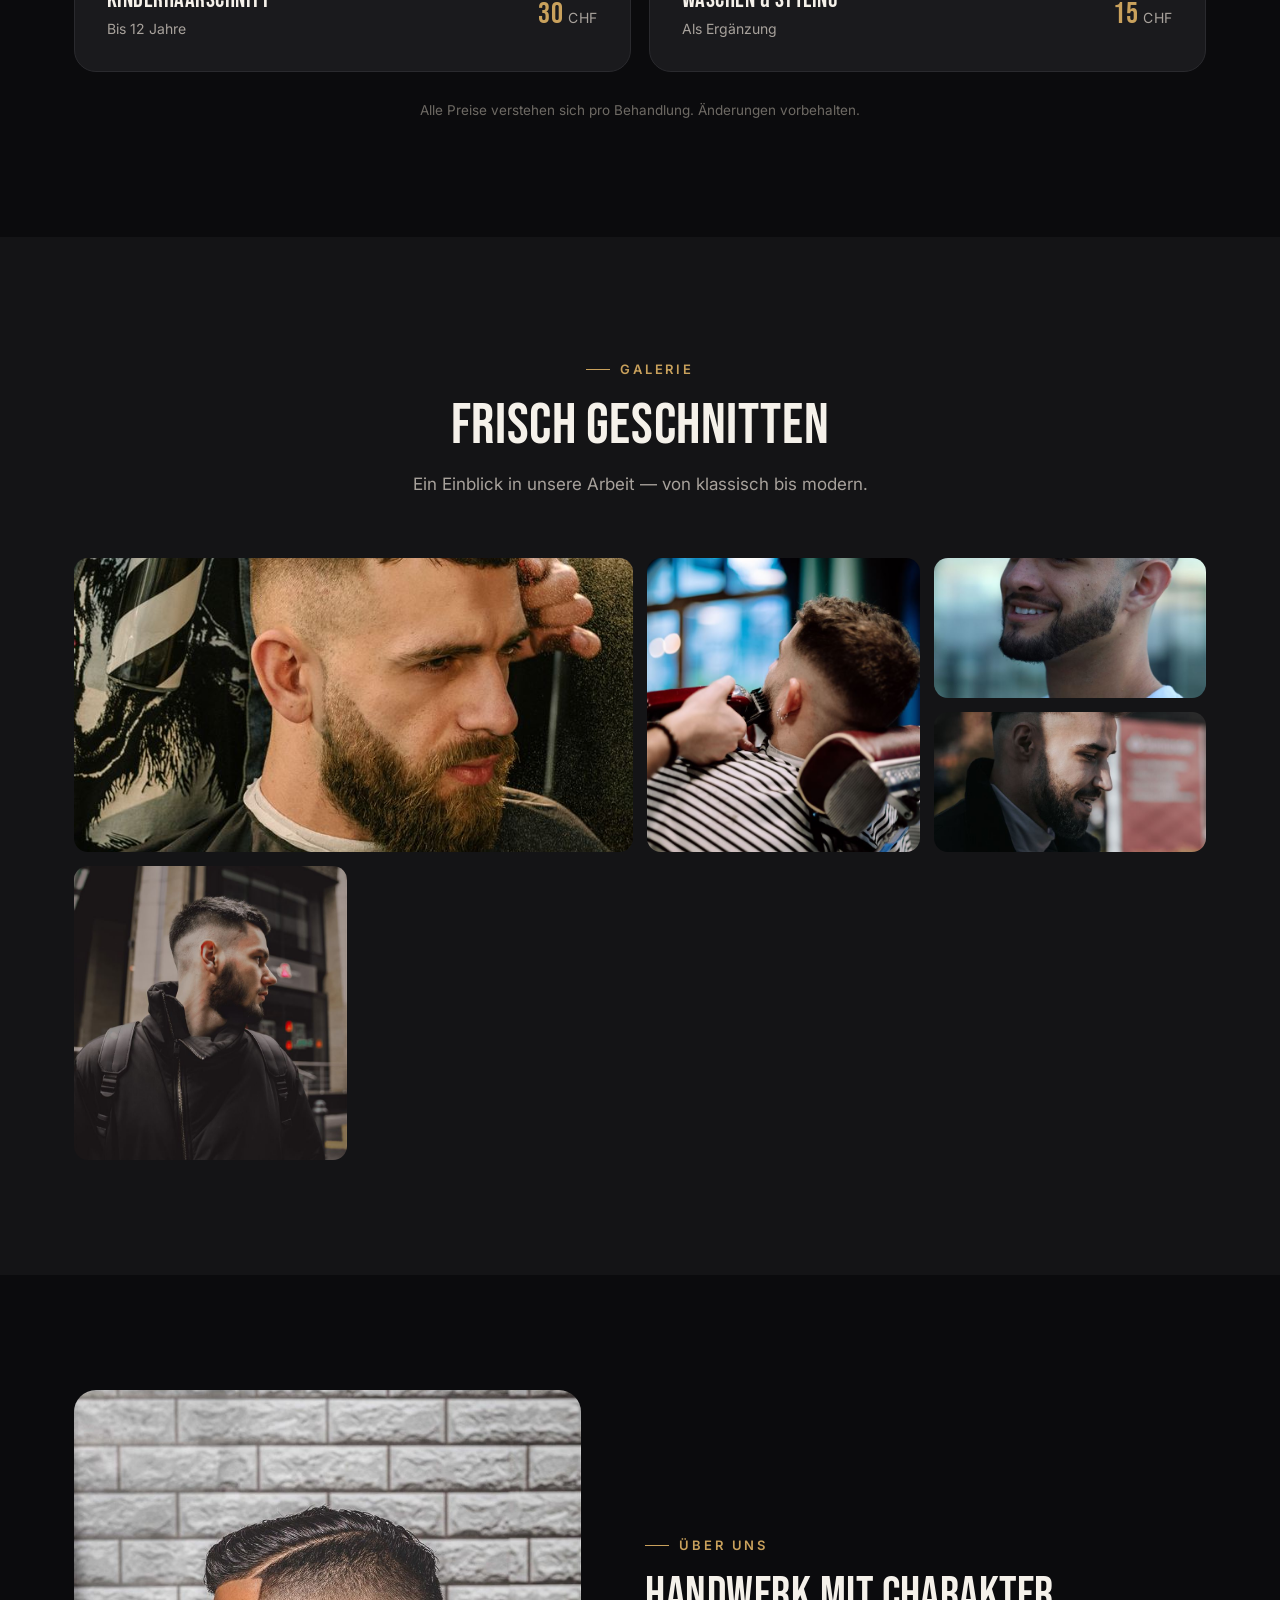
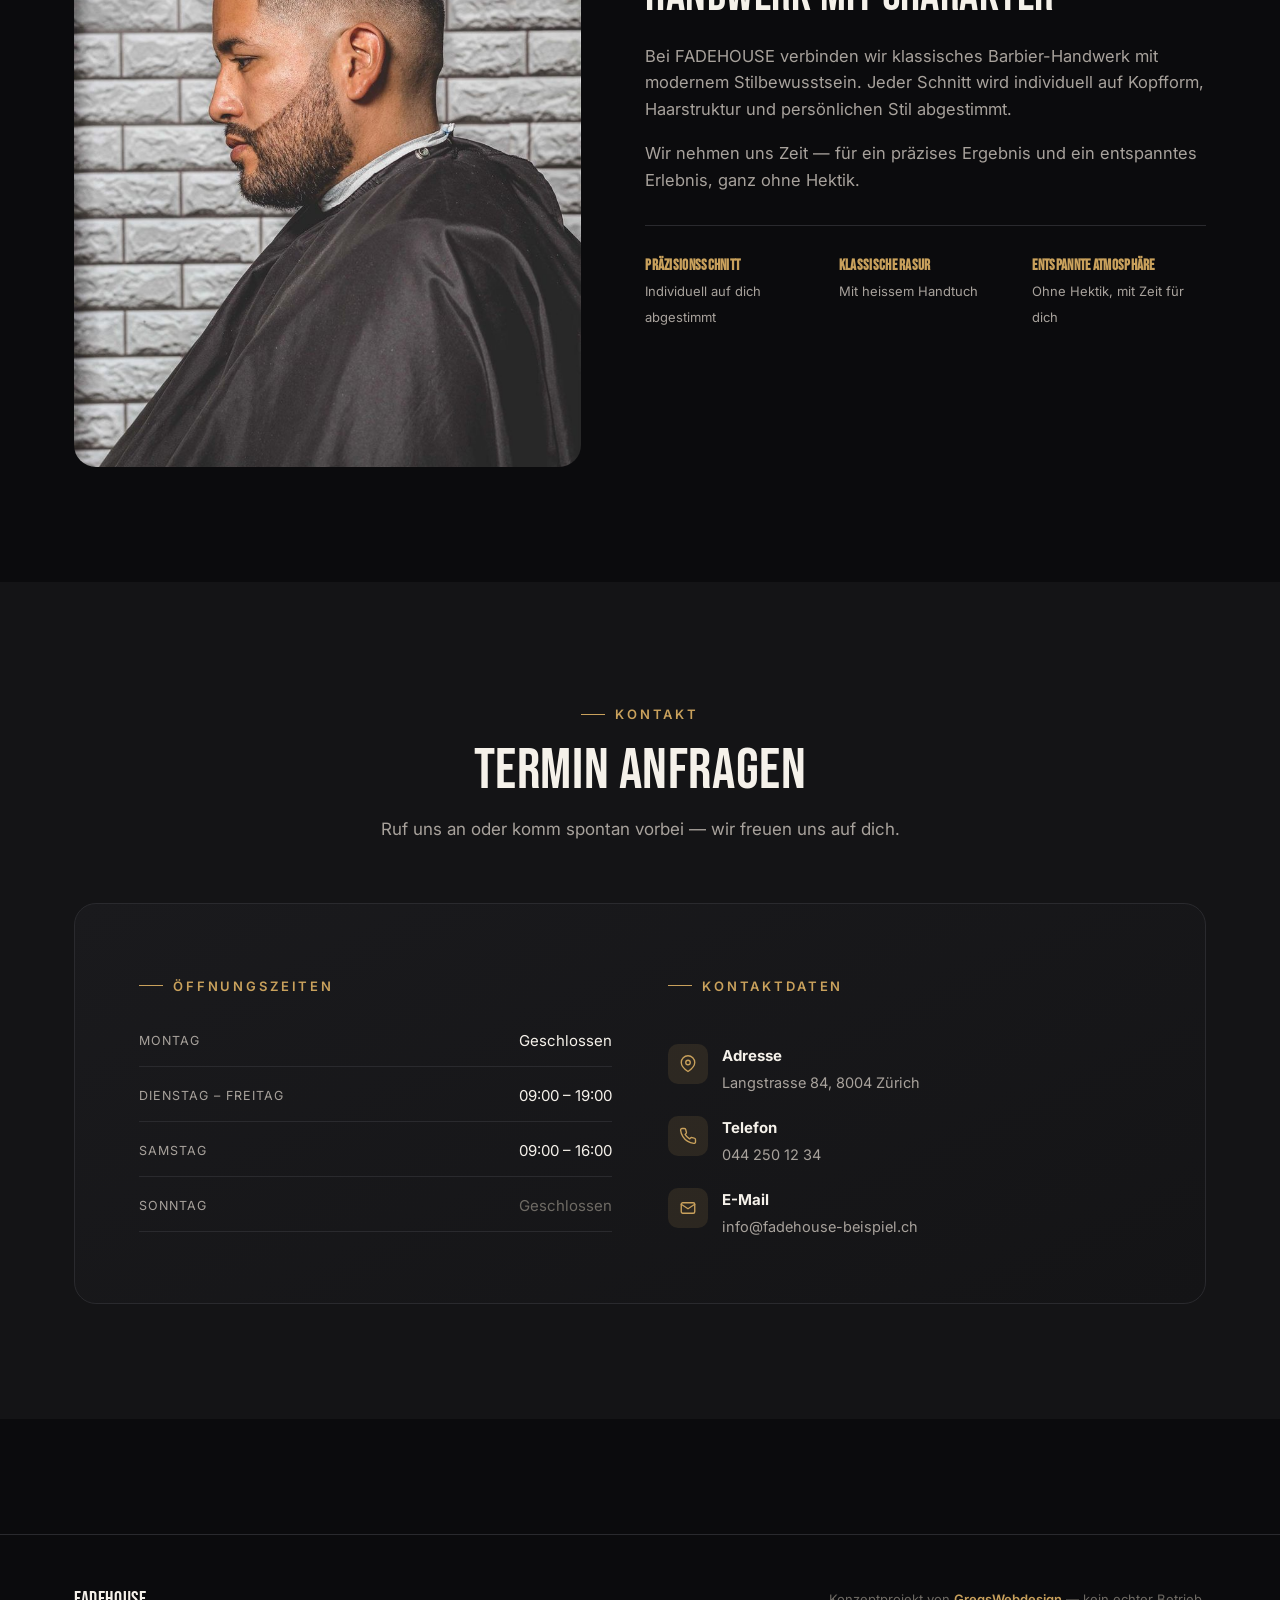
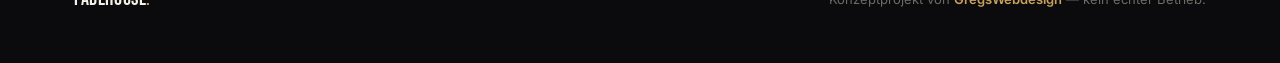
<file: Demo-Coiffeur/index.html>
<!DOCTYPE html>
<html lang="de-CH">
<head>
<meta charset="UTF-8">
<meta name="viewport" content="width=device-width, initial-scale=1.0">
<title>FADEHOUSE Barbershop – Herrenhaarschnitte in Zürich (Konzeptprojekt)</title>
<meta name="description" content="Konzeptprojekt: Moderne Website für einen Barbershop in Zürich. Erstellt von GregsWebdesign als Beispielprojekt.">
<meta name="robots" content="noindex">
<link rel="preconnect" href="https://fonts.googleapis.com">
<link rel="preconnect" href="https://fonts.gstatic.com" crossorigin>
<link href="https://fonts.googleapis.com/css2?family=Bebas+Neue&family=Inter:wght@400;500;600;700;800&display=swap" rel="stylesheet">
<link rel="stylesheet" href="css/style.css">
</head>
<body>

<a href="#main" class="skip-link">Zum Inhalt springen</a>

<header class="site-header" id="siteHeader">
  <div class="demo-banner">
    <span>Konzeptprojekt von <a href="https://gregswebdesign.netlify.app" target="_blank" rel="noopener">GregsWebdesign</a> — kein echter Betrieb</span>
    <a href="https://gregswebdesign.netlify.app" class="demo-banner-btn" target="_blank" rel="noopener">
      ← Zur Hauptseite
    </a>
  </div>
  <div class="container">
    <a href="#start" class="brand">FADEHOUSE<span class="dot">.</span></a>

    <nav class="main-nav" aria-label="Hauptnavigation">
      <a href="#start">Home</a>
      <a href="#leistungen">Leistungen</a>
      <a href="#galerie">Galerie</a>
      <a href="#ueber-uns">Über uns</a>
      <a href="#kontakt">Kontakt</a>
    </nav>

    <div class="header-actions">
      <a href="#kontakt" class="btn btn-primary btn-sm desktop-only">Termin anfragen</a>
      <button class="nav-toggle" id="navToggle" aria-label="Menü öffnen" aria-expanded="false" aria-controls="mobileNav">
        <span></span>
      </button>
    </div>
  </div>
</header>

<nav class="mobile-nav" id="mobileNav" aria-label="Mobile Navigation">
  <a href="#start">Home</a>
  <a href="#leistungen">Leistungen</a>
  <a href="#galerie">Galerie</a>
  <a href="#ueber-uns">Über uns</a>
  <a href="#kontakt">Kontakt</a>
  <a href="#kontakt" class="btn btn-primary btn-block">Termin anfragen</a>
</nav>

<main id="main">

  <!-- ========== HERO ========== -->
  <section class="hero" id="start">
    <div class="container hero-grid">
      <div class="hero-copy reveal">
        <span class="eyebrow">Barbershop · Zürich</span>
        <h1>Präzision.<br>Stil.<br><span>Charakter.</span></h1>
        <p class="hero-sub">Moderne Herrenschnitte, klassische Rasuren und ehrliches Handwerk — mitten in Zürich.</p>
        <div class="hero-actions">
          <a href="#kontakt" class="btn btn-primary">Termin anfragen</a>
          <a href="#galerie" class="btn btn-secondary">Galerie ansehen</a>
        </div>
        <ul class="hero-meta">
          <li><strong>Mo–Sa</strong> Geöffnet</li>
          <li><strong>Walk-in</strong> & Termin</li>
          <li><strong>Zürich</strong> Kreis 4</li>
        </ul>
      </div>
      <div class="hero-visual reveal">
        <img src="Bilder/hero-cut.jpg" alt="Barbier schneidet einem Kunden die Haare mit der Maschine im FADEHOUSE Barbershop" width="933" height="1400" loading="eager">
        <div class="hero-visual-badge">
          <strong>Präzisionsarbeit</strong>
          Jeder Schnitt von Hand
        </div>
      </div>
    </div>
  </section>

  <!-- ========== LEISTUNGEN ========== -->
  <section class="section-pad" id="leistungen">
    <div class="container">
      <div class="section-head center">
        <span class="eyebrow">Leistungen</span>
        <h2>Unsere Preise</h2>
        <p>Faire, transparente Preise für jeden Anspruch — vom klassischen Schnitt bis zum Komplettpaket.</p>
      </div>

      <div class="services-grid reveal-stagger">
        <div class="card service-card">
          <div>
            <h3>Herrenhaarschnitt</h3>
            <p>Waschen, Schneiden, Styling</p>
          </div>
          <div class="service-price">45<span> CHF</span></div>
        </div>
        <div class="card service-card">
          <div>
            <h3>Bart Trim</h3>
            <p>Konturieren &amp; Pflege</p>
          </div>
          <div class="service-price">25<span> CHF</span></div>
        </div>
        <div class="card service-card">
          <div>
            <h3>Haarschnitt + Bart</h3>
            <p>Das Komplettpaket</p>
          </div>
          <div class="service-price">65<span> CHF</span></div>
        </div>
        <div class="card service-card">
          <div>
            <h3>Klassische Rasur</h3>
            <p>Mit heissem Handtuch</p>
          </div>
          <div class="service-price">35<span> CHF</span></div>
        </div>
        <div class="card service-card">
          <div>
            <h3>Kinderhaarschnitt</h3>
            <p>Bis 12 Jahre</p>
          </div>
          <div class="service-price">30<span> CHF</span></div>
        </div>
        <div class="card service-card">
          <div>
            <h3>Waschen &amp; Styling</h3>
            <p>Als Ergänzung</p>
          </div>
          <div class="service-price">15<span> CHF</span></div>
        </div>
      </div>
      <p class="services-note">Alle Preise verstehen sich pro Behandlung. Änderungen vorbehalten.</p>
    </div>
  </section>

  <!-- ========== GALERIE ========== -->
  <section class="section-pad" id="galerie" style="background:var(--bg-alt);">
    <div class="container">
      <div class="section-head center">
        <span class="eyebrow">Galerie</span>
        <h2>Frisch geschnitten</h2>
        <p>Ein Einblick in unsere Arbeit — von klassisch bis modern.</p>
      </div>

      <div class="gallery-grid">
        <div class="gallery-item g-large">
          <img src="Bilder/gallery-1.jpg" alt="Barbier stylt die Haare eines Kunden mit Kamm und Haarspray" loading="lazy">
        </div>
        <div class="gallery-item g-tall">
          <img src="Bilder/gallery-4.jpg" alt="Barbier trimmt den Bart eines Kunden im klassischen Barbierstuhl" loading="lazy">
        </div>
        <div class="gallery-item">
          <img src="Bilder/gallery-3.jpg" alt="Kunde mit Buzz Cut und scharfer Haarlinie lächelt" loading="lazy">
        </div>
        <div class="gallery-item">
          <img src="Bilder/gallery-2.jpg" alt="Kunde mit Pompadour-Fade-Haarschnitt im Freien" loading="lazy">
        </div>
        <div class="gallery-item g-tall">
          <img src="Bilder/gallery-5.jpg" alt="Kunde mit modernem Kurzhaarschnitt und Vollbart in der Stadt" loading="lazy">
        </div>
      </div>
    </div>
  </section>

  <!-- ========== ÜBER UNS ========== -->
  <section class="section-pad" id="ueber-uns">
    <div class="container about-wrap">
      <div class="about-visual reveal">
        <img src="Bilder/about.jpg" alt="Kunde mit scharfem Seitenscheitel-Fade vor Backsteinwand" loading="lazy">
      </div>
      <div class="about-text reveal">
        <span class="eyebrow">Über uns</span>
        <h2 style="font-size:clamp(32px,4vw,48px); margin-bottom:22px;">Handwerk mit Charakter</h2>
        <p>Bei FADEHOUSE verbinden wir klassisches Barbier-Handwerk mit modernem Stilbewusstsein. Jeder Schnitt wird individuell auf Kopfform, Haarstruktur und persönlichen Stil abgestimmt.</p>
        <p>Wir nehmen uns Zeit — für ein präzises Ergebnis und ein entspanntes Erlebnis, ganz ohne Hektik.</p>
        <div class="about-stats">
          <div>
            <strong style="font-size:15px;">Präzisionsschnitt</strong>
            <span>Individuell auf dich abgestimmt</span>
          </div>
          <div>
            <strong style="font-size:15px;">Klassische Rasur</strong>
            <span>Mit heissem Handtuch</span>
          </div>
          <div>
            <strong style="font-size:15px;">Entspannte Atmosphäre</strong>
            <span>Ohne Hektik, mit Zeit für dich</span>
          </div>
        </div>
      </div>
    </div>
  </section>

  <!-- ========== KONTAKT ========== -->
  <section class="section-pad" id="kontakt" style="background:var(--bg-alt);">
    <div class="container">
      <div class="section-head center">
        <span class="eyebrow">Kontakt</span>
        <h2>Termin anfragen</h2>
        <p>Ruf uns an oder komm spontan vorbei — wir freuen uns auf dich.</p>
      </div>

      <div class="contact-wrap reveal">
        <div>
          <span class="eyebrow" style="margin-bottom:20px;">Öffnungszeiten</span>
          <div class="hours-list">
            <div class="hours-row"><span>Montag</span><span>Geschlossen</span></div>
            <div class="hours-row"><span>Dienstag – Freitag</span><span>09:00 – 19:00</span></div>
            <div class="hours-row"><span>Samstag</span><span>09:00 – 16:00</span></div>
            <div class="hours-row closed"><span>Sonntag</span><span>Geschlossen</span></div>
          </div>
        </div>

        <div>
          <span class="eyebrow" style="margin-bottom:20px;">Kontaktdaten</span>
          <div class="contact-info-list">
            <div class="contact-info-item">
              <div class="contact-info-icon">
                <svg width="18" height="18" viewBox="0 0 24 24" fill="none" stroke="currentColor" stroke-width="1.8" stroke-linecap="round" stroke-linejoin="round"><path d="M21 10c0 6-9 12-9 12s-9-6-9-12a9 9 0 0 1 18 0z"/><circle cx="12" cy="10" r="3"/></svg>
              </div>
              <div>
                <strong>Adresse</strong>
                <span>Langstrasse 84, 8004 Zürich</span>
              </div>
            </div>
            <div class="contact-info-item">
              <div class="contact-info-icon">
                <svg width="18" height="18" viewBox="0 0 24 24" fill="none" stroke="currentColor" stroke-width="1.8" stroke-linecap="round" stroke-linejoin="round"><path d="M22 16.92v3a2 2 0 0 1-2.18 2 19.79 19.79 0 0 1-8.63-3.07 19.5 19.5 0 0 1-6-6 19.79 19.79 0 0 1-3.07-8.67A2 2 0 0 1 4.11 2h3a2 2 0 0 1 2 1.72c.127.96.362 1.903.7 2.81a2 2 0 0 1-.45 2.11L8.09 9.91a16 16 0 0 0 6 6l1.27-1.27a2 2 0 0 1 2.11-.45c.907.338 1.85.573 2.81.7A2 2 0 0 1 22 16.92z"/></svg>
              </div>
              <div>
                <strong>Telefon</strong>
                <a href="tel:+41442501234">044 250 12 34</a>
              </div>
            </div>
            <div class="contact-info-item">
              <div class="contact-info-icon">
                <svg width="18" height="18" viewBox="0 0 24 24" fill="none" stroke="currentColor" stroke-width="1.8" stroke-linecap="round" stroke-linejoin="round"><path d="M4 4h16v16H4z" opacity="0"/><path d="m3 7 9 6 9-6"/><rect x="3" y="5" width="18" height="14" rx="2"/></svg>
              </div>
              <div>
                <strong>E-Mail</strong>
                <a href="mailto:info@fadehouse-beispiel.ch">info@fadehouse-beispiel.ch</a>
              </div>
            </div>
          </div>
        </div>
      </div>
    </div>
  </section>

</main>

<footer class="site-footer">
  <div class="container footer-inner">
    <span class="footer-brand">FADEHOUSE<span style="color:var(--accent);">.</span></span>
    <span class="footer-credit">Konzeptprojekt von <a href="https://gregswebdesign.netlify.app" target="_blank" rel="noopener">GregsWebdesign</a> — kein echter Betrieb.</span>
  </div>
</footer>

<script src="js/script.js"></script>
</body>
</html>
</file>
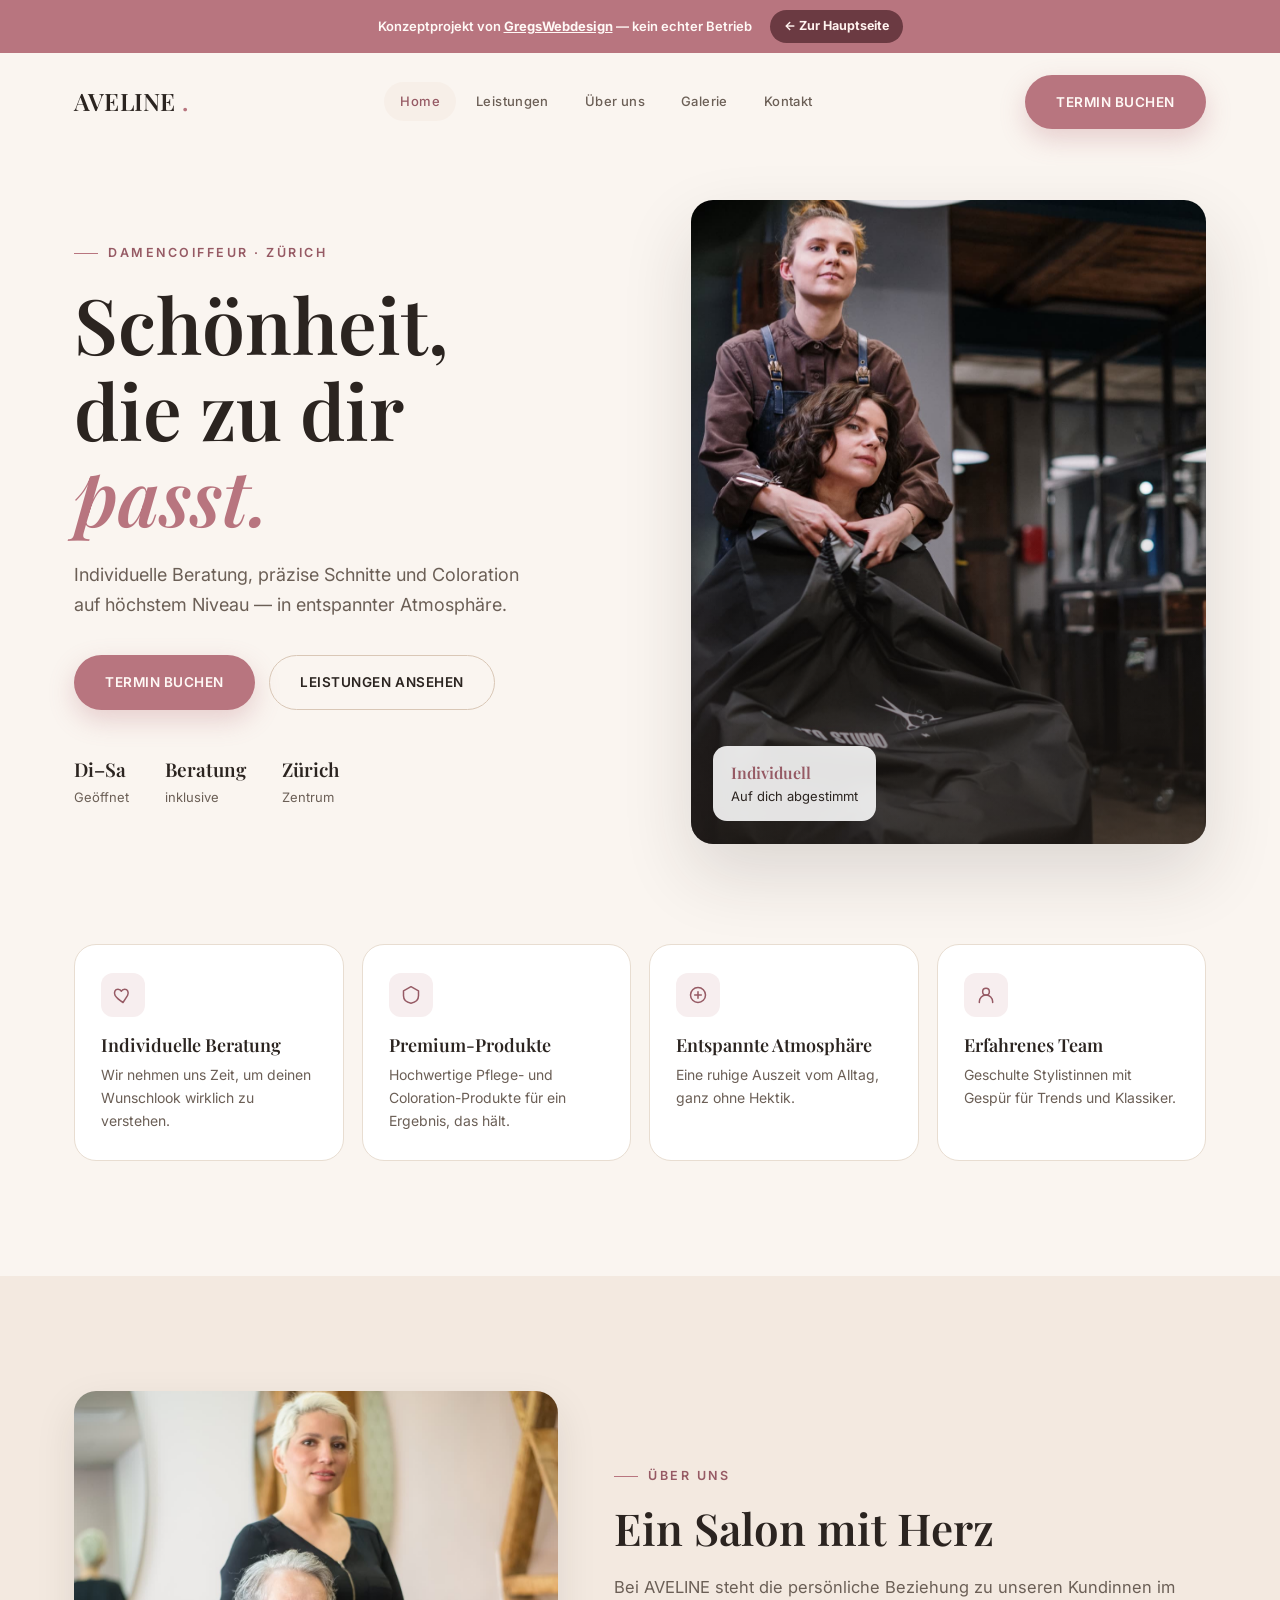
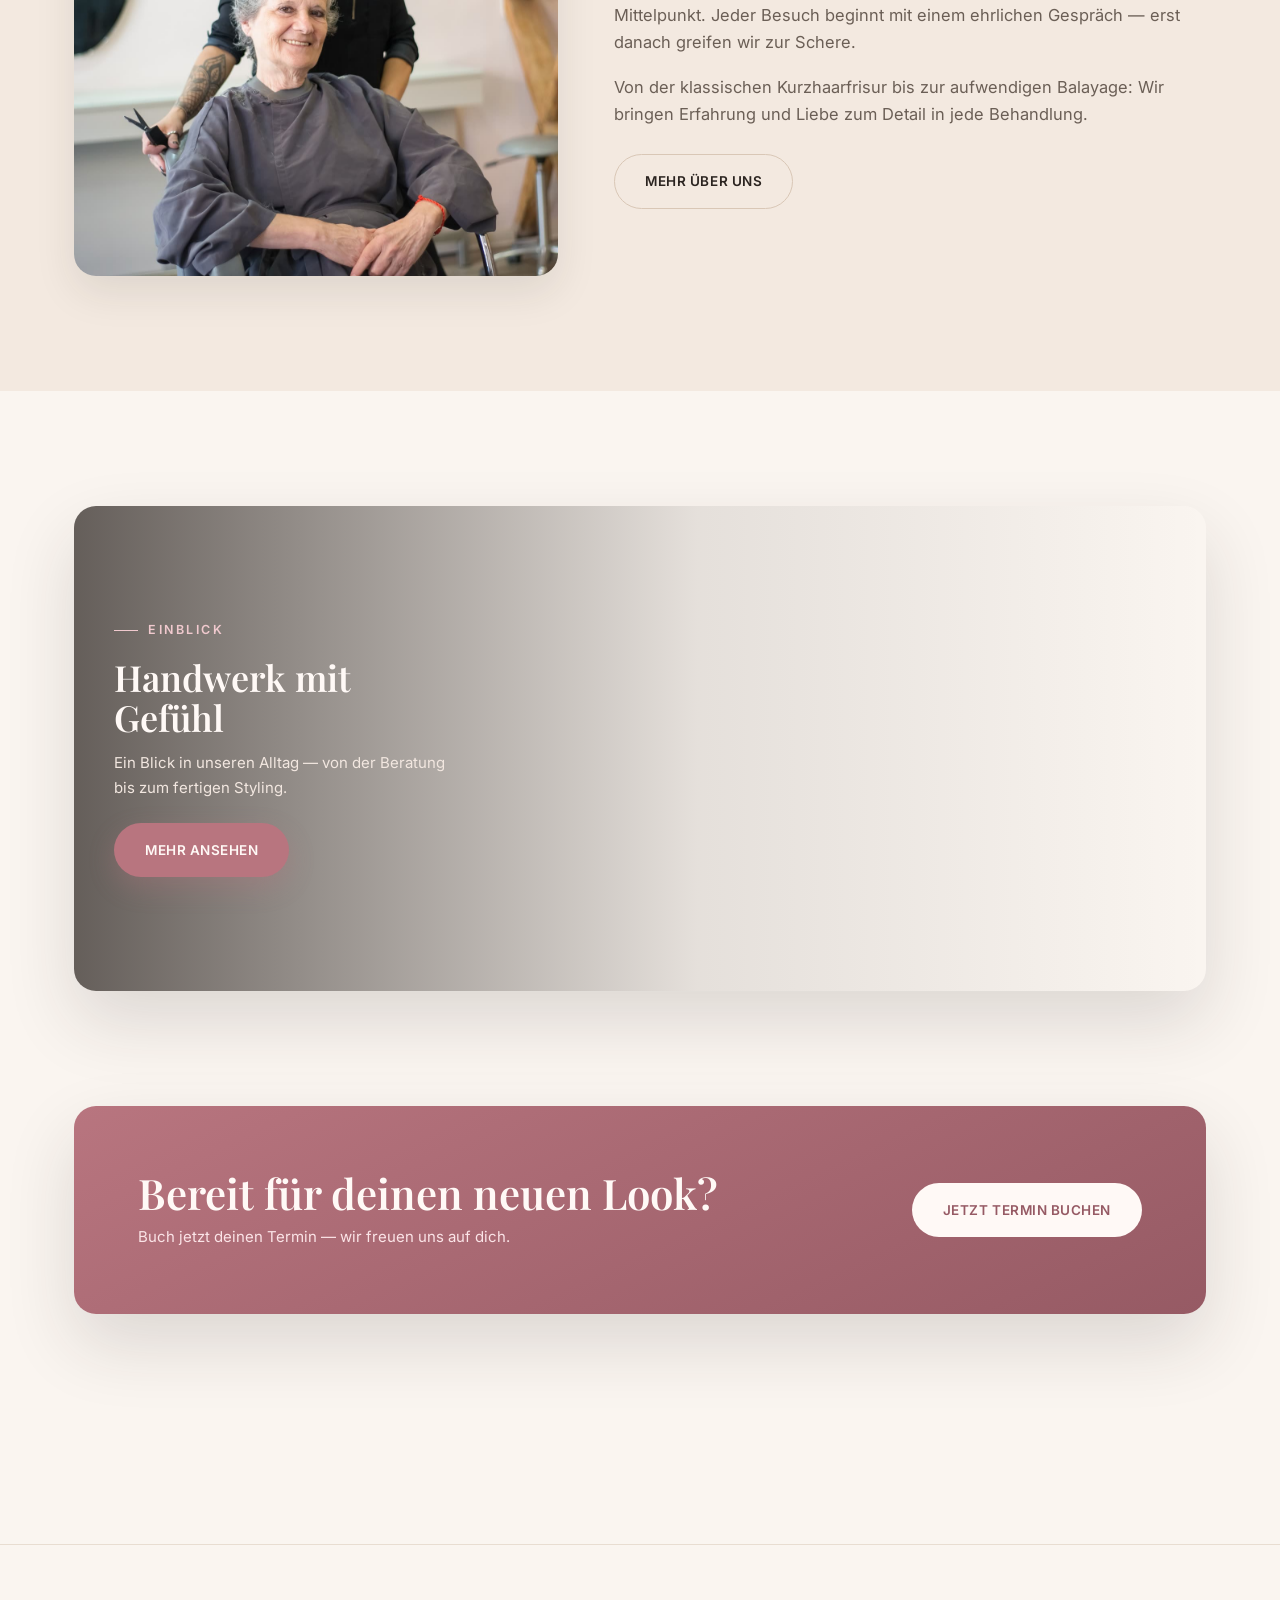
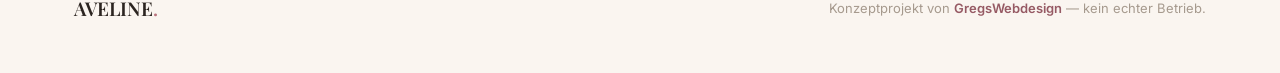
<file: Demo-Damensalon/index.html>
<!DOCTYPE html>
<html lang="de-CH">
<head>
<meta charset="UTF-8">
<meta name="viewport" content="width=device-width, initial-scale=1.0">
<title>AVELINE Hair Studio – Damencoiffeur in Zürich (Konzeptprojekt)</title>
<meta name="description" content="Konzeptprojekt: Moderne, mehrseitige Website für einen Damensalon in Zürich. Erstellt von GregsWebdesign als Beispielprojekt.">
<meta name="robots" content="noindex">
<link rel="preconnect" href="https://fonts.googleapis.com">
<link rel="preconnect" href="https://fonts.gstatic.com" crossorigin>
<link href="https://fonts.googleapis.com/css2?family=Playfair+Display:wght@500;600;700&family=Inter:wght@400;500;600;700;800&display=swap" rel="stylesheet">
<link rel="stylesheet" href="css/style.css">
</head>
<body>

<a href="#main" class="skip-link">Zum Inhalt springen</a>

<header class="site-header" id="siteHeader">
  <div class="demo-banner">
    <span>Konzeptprojekt von <a href="https://gregswebdesign.netlify.app" target="_blank" rel="noopener">GregsWebdesign</a> — kein echter Betrieb</span>
    <a href="https://gregswebdesign.netlify.app" class="demo-banner-btn" target="_blank" rel="noopener">
      ← Zur Hauptseite
    </a>
  </div>
  <div class="container">
    <a href="index.html" class="brand">AVELINE<span class="dot">.</span></a>

    <nav class="main-nav" aria-label="Hauptnavigation">
      <a href="index.html" aria-current="page">Home</a>
      <a href="leistungen.html">Leistungen</a>
      <a href="ueber-uns.html">Über uns</a>
      <a href="galerie.html">Galerie</a>
      <a href="kontakt.html">Kontakt</a>
    </nav>

    <div class="header-actions">
      <a href="kontakt.html" class="btn btn-primary btn-sm desktop-only">Termin buchen</a>
      <button class="nav-toggle" id="navToggle" aria-label="Menü öffnen" aria-expanded="false" aria-controls="mobileNav">
        <span></span>
      </button>
    </div>
  </div>
</header>

<nav class="mobile-nav" id="mobileNav" aria-label="Mobile Navigation">
  <a href="index.html" aria-current="page">Home</a>
  <a href="leistungen.html">Leistungen</a>
  <a href="ueber-uns.html">Über uns</a>
  <a href="galerie.html">Galerie</a>
  <a href="kontakt.html">Kontakt</a>
  <a href="kontakt.html" class="btn btn-primary btn-block">Termin buchen</a>
</nav>

<main id="main">

  <!-- ========== HERO ========== -->
  <section class="hero" id="start">
    <div class="container hero-grid">
      <div class="hero-copy reveal">
        <span class="eyebrow">Damencoiffeur · Zürich</span>
        <h1>Schönheit,<br>die zu dir<br><em>passt.</em></h1>
        <p class="hero-sub">Individuelle Beratung, präzise Schnitte und Coloration auf höchstem Niveau — in entspannter Atmosphäre.</p>
        <div class="hero-actions">
          <a href="kontakt.html" class="btn btn-primary">Termin buchen</a>
          <a href="leistungen.html" class="btn btn-secondary">Leistungen ansehen</a>
        </div>
        <ul class="hero-meta">
          <li><strong>Di–Sa</strong> Geöffnet</li>
          <li><strong>Beratung</strong> inklusive</li>
          <li><strong>Zürich</strong> Zentrum</li>
        </ul>
      </div>
      <div class="hero-visual reveal">
        <img src="Bilder/hero-salon.jpg" alt="Stylistin bei der Arbeit an einer Kundin im AVELINE Hair Studio" width="3882" height="5823" loading="eager">
        <div class="hero-visual-badge">
          <strong>Individuell</strong>
          Auf dich abgestimmt
        </div>
      </div>
    </div>
  </section>

  <!-- ========== USP STRIP ========== -->
  <section class="section-pad" id="warum" style="padding-top:0;">
    <div class="container">
      <div class="usp-grid reveal-stagger">
        <div class="card usp-card">
          <div class="usp-icon">
            <svg width="20" height="20" viewBox="0 0 24 24" fill="none" stroke="currentColor" stroke-width="1.8" stroke-linecap="round" stroke-linejoin="round"><path d="M12 21s-7-4.35-9.5-8.5C.8 8.6 2.4 5 6 5c2 0 3.5 1.2 4 2.5C10.5 6.2 12 5 14 5c3.6 0 5.2 3.6 3.5 7.5C15 16.65 12 21 12 21z"/></svg>
          </div>
          <h3>Individuelle Beratung</h3>
          <p>Wir nehmen uns Zeit, um deinen Wunschlook wirklich zu verstehen.</p>
        </div>
        <div class="card usp-card">
          <div class="usp-icon">
            <svg width="20" height="20" viewBox="0 0 24 24" fill="none" stroke="currentColor" stroke-width="1.8" stroke-linecap="round" stroke-linejoin="round"><path d="M12 2 3 7v6c0 5 4 8 9 9 5-1 9-4 9-9V7z"/></svg>
          </div>
          <h3>Premium-Produkte</h3>
          <p>Hochwertige Pflege- und Coloration-Produkte für ein Ergebnis, das hält.</p>
        </div>
        <div class="card usp-card">
          <div class="usp-icon">
            <svg width="20" height="20" viewBox="0 0 24 24" fill="none" stroke="currentColor" stroke-width="1.8" stroke-linecap="round" stroke-linejoin="round"><circle cx="12" cy="12" r="9"/><path d="M8 12h8M12 8v8"/></svg>
          </div>
          <h3>Entspannte Atmosphäre</h3>
          <p>Eine ruhige Auszeit vom Alltag, ganz ohne Hektik.</p>
        </div>
        <div class="card usp-card">
          <div class="usp-icon">
            <svg width="20" height="20" viewBox="0 0 24 24" fill="none" stroke="currentColor" stroke-width="1.8" stroke-linecap="round" stroke-linejoin="round"><circle cx="12" cy="8" r="4"/><path d="M4 21v-1a8 8 0 0 1 16 0v1"/></svg>
          </div>
          <h3>Erfahrenes Team</h3>
          <p>Geschulte Stylistinnen mit Gespür für Trends und Klassiker.</p>
        </div>
      </div>
    </div>
  </section>

  <!-- ========== INTRO / ÜBER UNS TEASER ========== -->
  <section class="section-pad" id="intro" style="background:var(--bg-alt);">
    <div class="container intro-wrap">
      <div class="intro-visual reveal">
        <img src="Bilder/about-salon.jpg" alt="Stylistin und Kundin lächeln gemeinsam im Salon" loading="lazy">
      </div>
      <div class="intro-text reveal">
        <span class="eyebrow">Über uns</span>
        <h2 style="font-size:clamp(30px,3.6vw,44px); margin-bottom:22px;">Ein Salon mit Herz</h2>
        <p>Bei AVELINE steht die persönliche Beziehung zu unseren Kundinnen im Mittelpunkt. Jeder Besuch beginnt mit einem ehrlichen Gespräch — erst danach greifen wir zur Schere.</p>
        <p>Von der klassischen Kurzhaarfrisur bis zur aufwendigen Balayage: Wir bringen Erfahrung und Liebe zum Detail in jede Behandlung.</p>
        <a href="ueber-uns.html" class="btn btn-secondary" style="margin-top:8px;">Mehr über uns</a>
      </div>
    </div>
  </section>

  <!-- ========== VIDEO FEATURE ========== -->
  <section class="section-pad" id="video">
    <div class="container">
      <div class="video-feature reveal">
        <video src="Videos/styling-loop.mp4" autoplay muted loop playsinline preload="auto"></video>
        <div class="video-feature-copy">
          <span class="eyebrow">Einblick</span>
          <h3>Handwerk mit Gefühl</h3>
          <p>Ein Blick in unseren Alltag — von der Beratung bis zum fertigen Styling.</p>
          <a href="galerie.html" class="btn btn-primary" style="align-self:flex-start;">Mehr ansehen</a>
        </div>
      </div>
    </div>
  </section>

  <!-- ========== CTA ========== -->
  <section class="section-pad" id="cta" style="padding-top:0;">
    <div class="container">
      <div class="cta-band reveal">
        <div>
          <h2>Bereit für deinen neuen Look?</h2>
          <p>Buch jetzt deinen Termin — wir freuen uns auf dich.</p>
        </div>
        <a href="kontakt.html" class="btn btn-primary">Jetzt Termin buchen</a>
      </div>
    </div>
  </section>

</main>

<footer class="site-footer">
  <div class="container footer-inner">
    <span class="footer-brand">AVELINE<span style="color:var(--accent);">.</span></span>
    <span class="footer-credit">Konzeptprojekt von <a href="https://gregswebdesign.netlify.app" target="_blank" rel="noopener">GregsWebdesign</a> — kein echter Betrieb.</span>
  </div>
</footer>

<script src="js/script.js"></script>
</body>
</html>
</file>
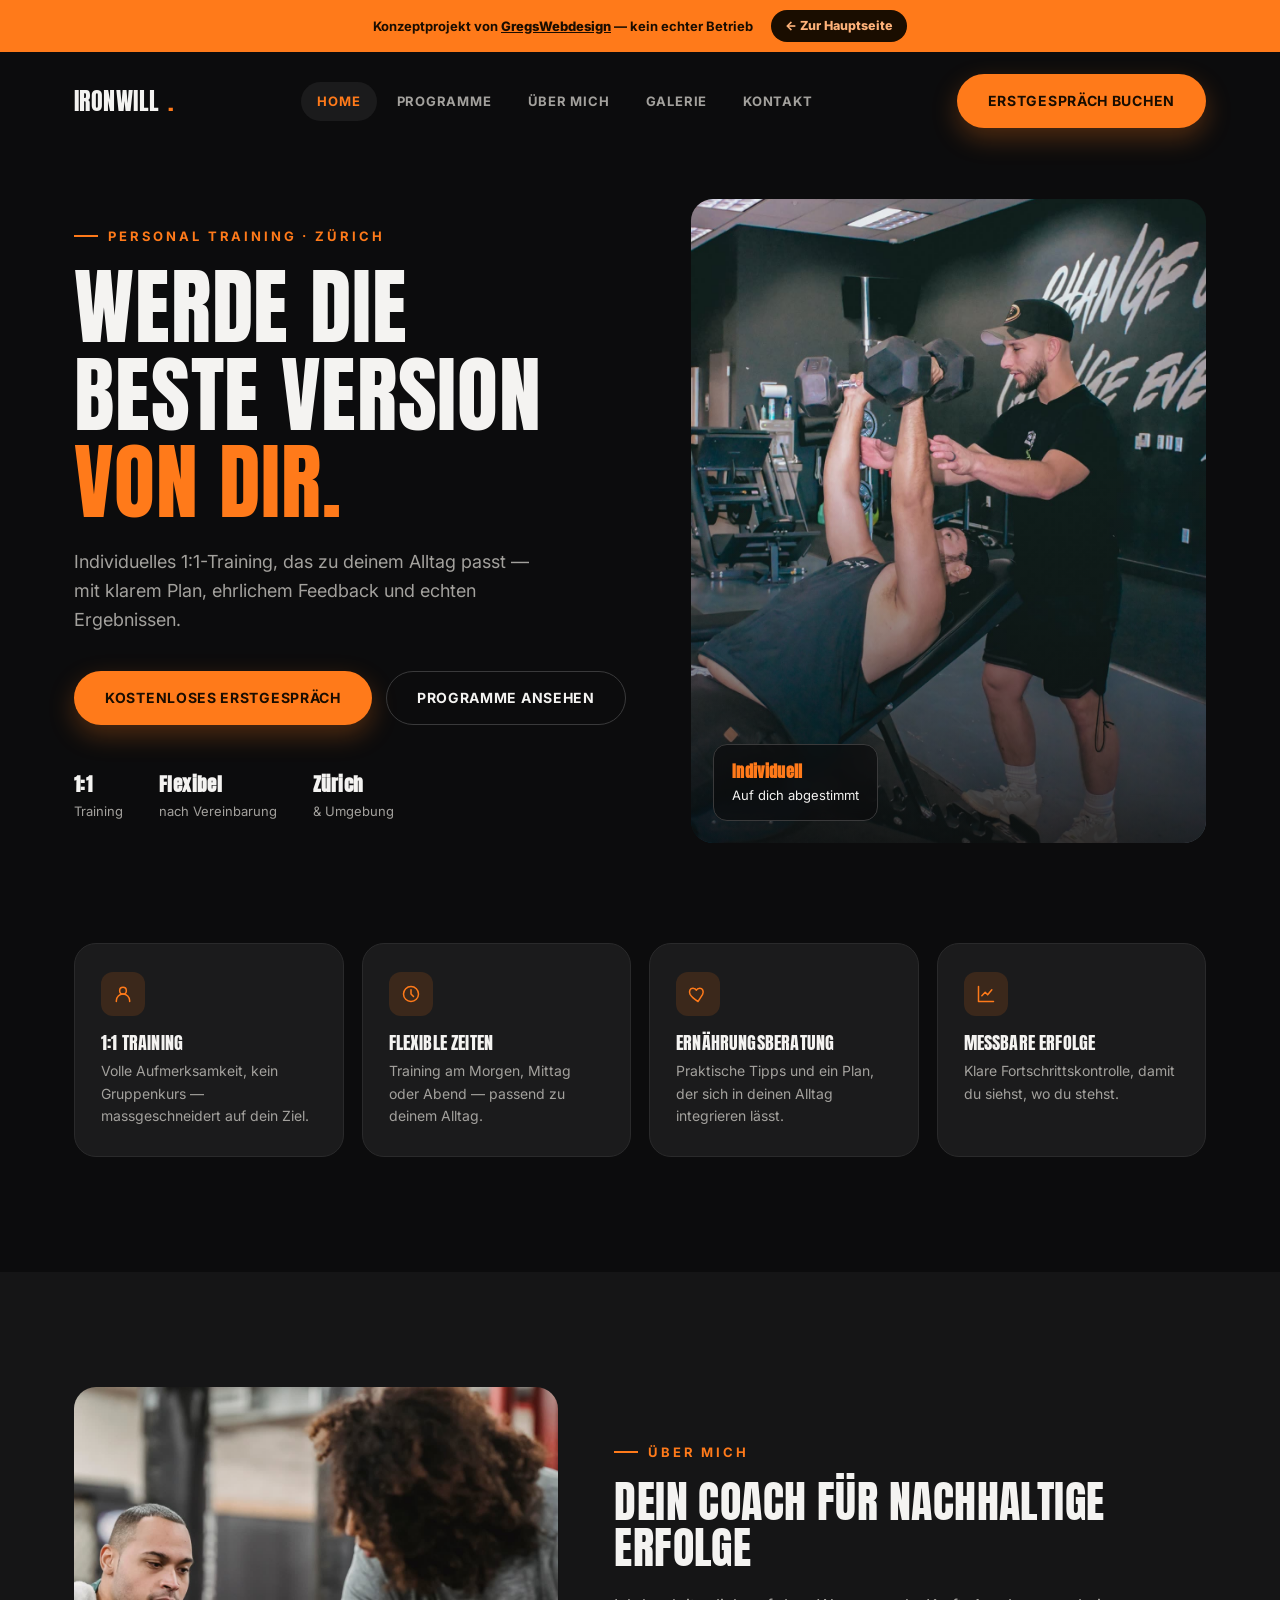
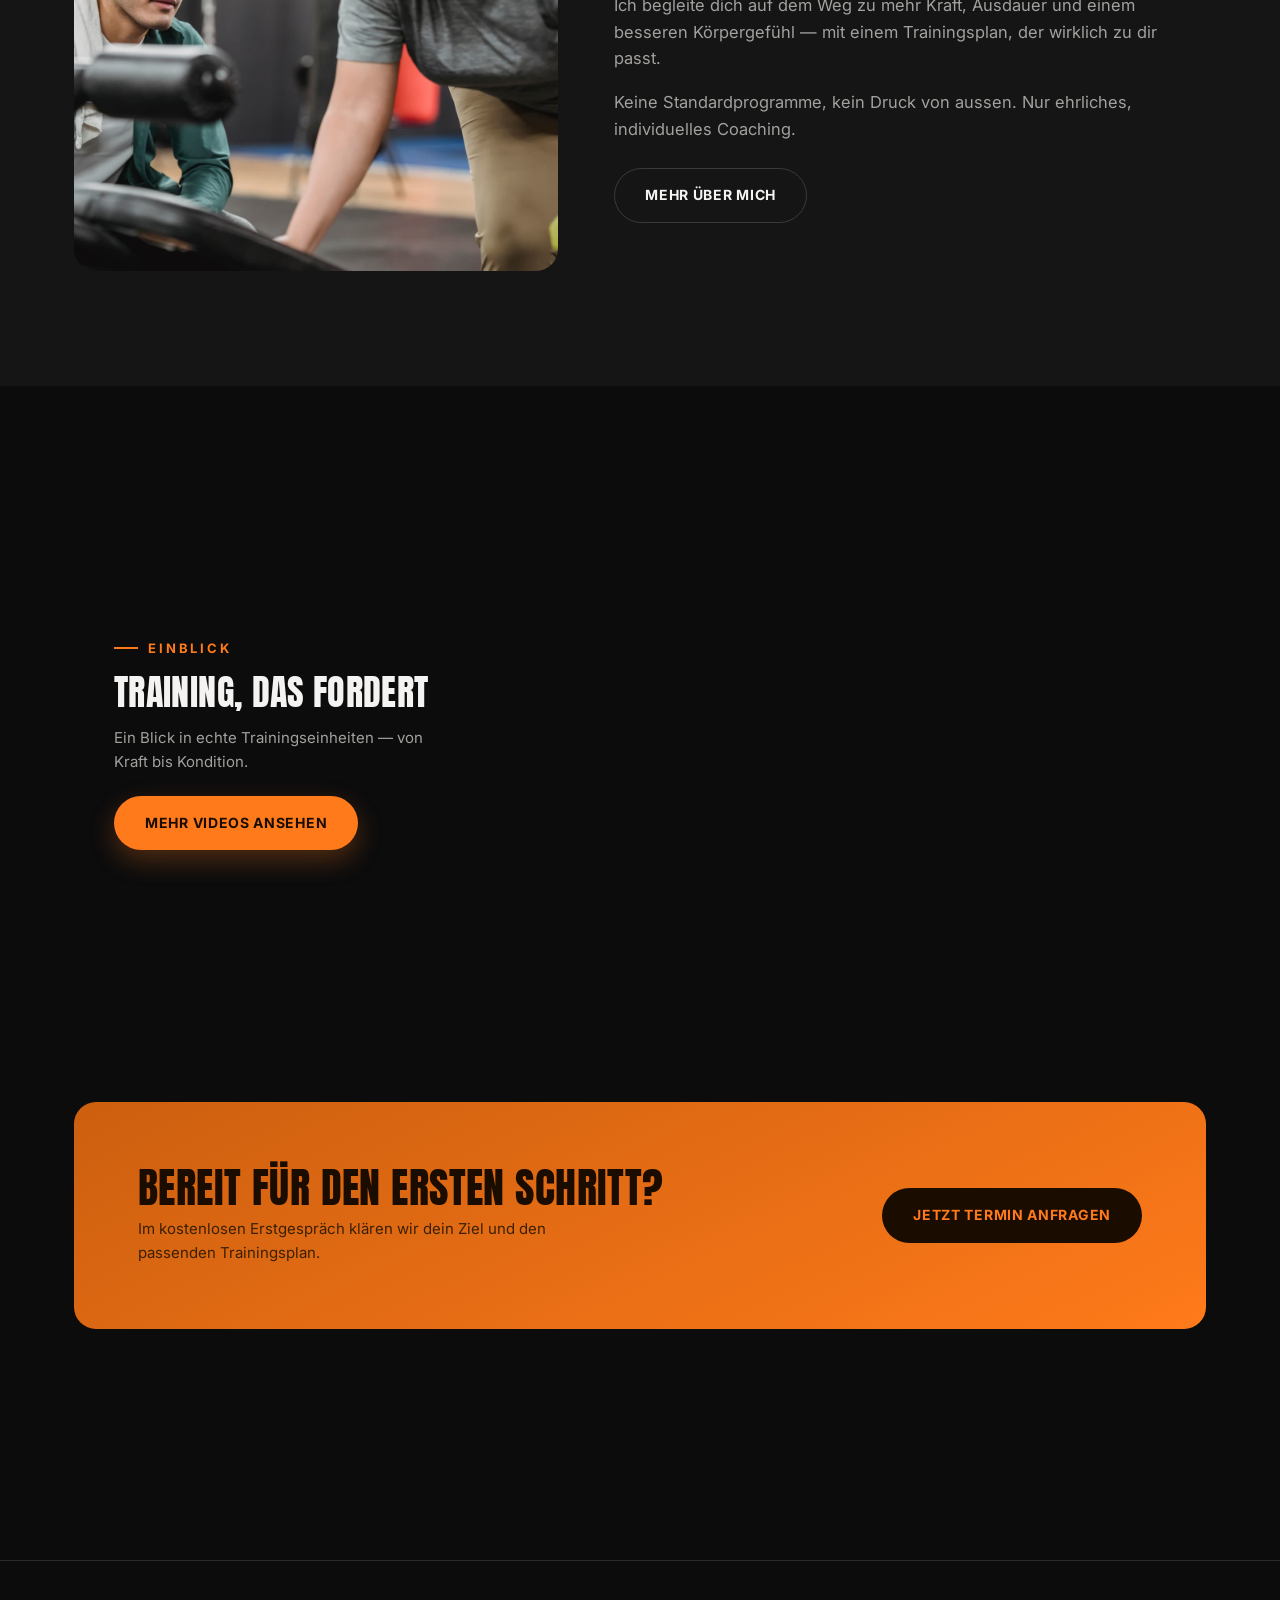
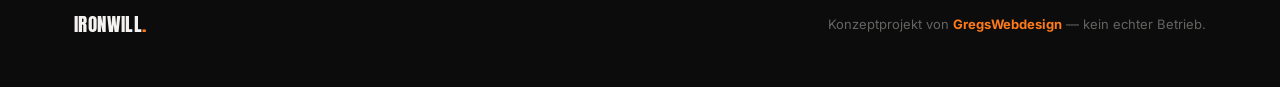
<file: Demo-PersonalTrainer/index.html>
<!DOCTYPE html>
<html lang="de-CH">
<head>
<meta charset="UTF-8">
<meta name="viewport" content="width=device-width, initial-scale=1.0">
<title>IRONWILL Coaching – Personal Training in Zürich (Konzeptprojekt)</title>
<meta name="description" content="Konzeptprojekt: Moderne, mehrseitige Website für einen Personal Trainer in Zürich. Erstellt von GregsWebdesign als Beispielprojekt.">
<meta name="robots" content="noindex">
<link rel="preconnect" href="https://fonts.googleapis.com">
<link rel="preconnect" href="https://fonts.gstatic.com" crossorigin>
<link href="https://fonts.googleapis.com/css2?family=Anton&family=Inter:wght@400;500;600;700;800&display=swap" rel="stylesheet">
<link rel="stylesheet" href="css/style.css">
</head>
<body>

<a href="#main" class="skip-link">Zum Inhalt springen</a>

<header class="site-header" id="siteHeader">
  <div class="demo-banner">
    <span>Konzeptprojekt von <a href="https://gregswebdesign.netlify.app" target="_blank" rel="noopener">GregsWebdesign</a> — kein echter Betrieb</span>
    <a href="https://gregswebdesign.netlify.app" class="demo-banner-btn" target="_blank" rel="noopener">
      ← Zur Hauptseite
    </a>
  </div>
  <div class="container">
    <a href="index.html" class="brand">IRONWILL<span class="dot">.</span></a>

    <nav class="main-nav" aria-label="Hauptnavigation">
      <a href="index.html" aria-current="page">Home</a>
      <a href="programme.html">Programme</a>
      <a href="ueber-mich.html">Über mich</a>
      <a href="galerie.html">Galerie</a>
      <a href="kontakt.html">Kontakt</a>
    </nav>

    <div class="header-actions">
      <a href="kontakt.html" class="btn btn-primary btn-sm desktop-only">Erstgespräch buchen</a>
      <button class="nav-toggle" id="navToggle" aria-label="Menü öffnen" aria-expanded="false" aria-controls="mobileNav">
        <span></span>
      </button>
    </div>
  </div>
</header>

<nav class="mobile-nav" id="mobileNav" aria-label="Mobile Navigation">
  <a href="index.html" aria-current="page">Home</a>
  <a href="programme.html">Programme</a>
  <a href="ueber-mich.html">Über mich</a>
  <a href="galerie.html">Galerie</a>
  <a href="kontakt.html">Kontakt</a>
  <a href="kontakt.html" class="btn btn-primary btn-block">Erstgespräch buchen</a>
</nav>

<main id="main">

  <!-- ========== HERO ========== -->
  <section class="hero" id="start">
    <div class="container hero-grid">
      <div class="hero-copy reveal">
        <span class="eyebrow">Personal Training · Zürich</span>
        <h1>Werde die<br>beste Version<br><span>von dir.</span></h1>
        <p class="hero-sub">Individuelles 1:1-Training, das zu deinem Alltag passt — mit klarem Plan, ehrlichem Feedback und echten Ergebnissen.</p>
        <div class="hero-actions">
          <a href="kontakt.html" class="btn btn-primary">Kostenloses Erstgespräch</a>
          <a href="programme.html" class="btn btn-secondary">Programme ansehen</a>
        </div>
        <ul class="hero-meta">
          <li><strong>1:1</strong> Training</li>
          <li><strong>Flexibel</strong> nach Vereinbarung</li>
          <li><strong>Zürich</strong> &amp; Umgebung</li>
        </ul>
      </div>
      <div class="hero-visual reveal">
        <img src="Bilder/hero-training.jpg" alt="Personal Trainer coacht einen Klienten beim Bankdrücken mit Kurzhanteln" width="3712" height="5568" loading="eager">
        <div class="hero-visual-badge">
          <strong>Individuell</strong>
          Auf dich abgestimmt
        </div>
      </div>
    </div>
  </section>

  <!-- ========== USP STRIP ========== -->
  <section class="section-pad" id="warum" style="padding-top:0;">
    <div class="container">
      <div class="usp-grid reveal-stagger">
        <div class="card usp-card">
          <div class="usp-icon">
            <svg width="20" height="20" viewBox="0 0 24 24" fill="none" stroke="currentColor" stroke-width="1.8" stroke-linecap="round" stroke-linejoin="round"><circle cx="12" cy="8" r="4"/><path d="M4 21v-1a8 8 0 0 1 16 0v1"/></svg>
          </div>
          <h3>1:1 Training</h3>
          <p>Volle Aufmerksamkeit, kein Gruppenkurs — massgeschneidert auf dein Ziel.</p>
        </div>
        <div class="card usp-card">
          <div class="usp-icon">
            <svg width="20" height="20" viewBox="0 0 24 24" fill="none" stroke="currentColor" stroke-width="1.8" stroke-linecap="round" stroke-linejoin="round"><circle cx="12" cy="12" r="9"/><path d="M12 7v5l3 3"/></svg>
          </div>
          <h3>Flexible Zeiten</h3>
          <p>Training am Morgen, Mittag oder Abend — passend zu deinem Alltag.</p>
        </div>
        <div class="card usp-card">
          <div class="usp-icon">
            <svg width="20" height="20" viewBox="0 0 24 24" fill="none" stroke="currentColor" stroke-width="1.8" stroke-linecap="round" stroke-linejoin="round"><path d="M12 21s-7-4.35-9.5-8.5C.8 8.6 2.4 5 6 5c2 0 3.5 1.2 4 2.5C10.5 6.2 12 5 14 5c3.6 0 5.2 3.6 3.5 7.5C15 16.65 12 21 12 21z"/></svg>
          </div>
          <h3>Ernährungsberatung</h3>
          <p>Praktische Tipps und ein Plan, der sich in deinen Alltag integrieren lässt.</p>
        </div>
        <div class="card usp-card">
          <div class="usp-icon">
            <svg width="20" height="20" viewBox="0 0 24 24" fill="none" stroke="currentColor" stroke-width="1.8" stroke-linecap="round" stroke-linejoin="round"><path d="M3 3v18h18"/><path d="M7 14l4-4 3 3 5-6"/></svg>
          </div>
          <h3>Messbare Erfolge</h3>
          <p>Klare Fortschrittskontrolle, damit du siehst, wo du stehst.</p>
        </div>
      </div>
    </div>
  </section>

  <!-- ========== INTRO / ÜBER MICH TEASER ========== -->
  <section class="section-pad" id="intro" style="background:var(--bg-alt);">
    <div class="container intro-wrap">
      <div class="intro-visual reveal">
        <img src="Bilder/gallery-coaching.jpg" alt="Personal Trainer coacht eine Klientin beim Training mit dem Seil" loading="lazy">
      </div>
      <div class="intro-text reveal">
        <span class="eyebrow">Über mich</span>
        <h2 style="font-size:clamp(30px,3.6vw,44px); margin-bottom:22px;">Dein Coach für nachhaltige Erfolge</h2>
        <p>Ich begleite dich auf dem Weg zu mehr Kraft, Ausdauer und einem besseren Körpergefühl — mit einem Trainingsplan, der wirklich zu dir passt.</p>
        <p>Keine Standardprogramme, kein Druck von aussen. Nur ehrliches, individuelles Coaching.</p>
        <a href="ueber-mich.html" class="btn btn-secondary" style="margin-top:8px;">Mehr über mich</a>
      </div>
    </div>
  </section>

  <!-- ========== VIDEO FEATURE ========== -->
  <section class="section-pad" id="video">
    <div class="container">
      <div class="video-feature reveal">
        <video src="Videos/training-2.mp4" autoplay muted loop playsinline preload="auto"></video>
        <div class="video-feature-copy">
          <span class="eyebrow">Einblick</span>
          <h3>Training, das fordert</h3>
          <p>Ein Blick in echte Trainingseinheiten — von Kraft bis Kondition.</p>
          <a href="galerie.html" class="btn btn-primary" style="align-self:flex-start;">Mehr Videos ansehen</a>
        </div>
      </div>
    </div>
  </section>

  <!-- ========== CTA ========== -->
  <section class="section-pad" id="cta" style="padding-top:0;">
    <div class="container">
      <div class="cta-band reveal">
        <div>
          <h2>Bereit für den ersten Schritt?</h2>
          <p>Im kostenlosen Erstgespräch klären wir dein Ziel und den passenden Trainingsplan.</p>
        </div>
        <a href="kontakt.html" class="btn btn-primary">Jetzt Termin anfragen</a>
      </div>
    </div>
  </section>

</main>

<footer class="site-footer">
  <div class="container footer-inner">
    <span class="footer-brand">IRONWILL<span style="color:var(--accent);">.</span></span>
    <span class="footer-credit">Konzeptprojekt von <a href="https://gregswebdesign.netlify.app" target="_blank" rel="noopener">GregsWebdesign</a> — kein echter Betrieb.</span>
  </div>
</footer>

<script src="js/script.js"></script>
</body>
</html>
</file>
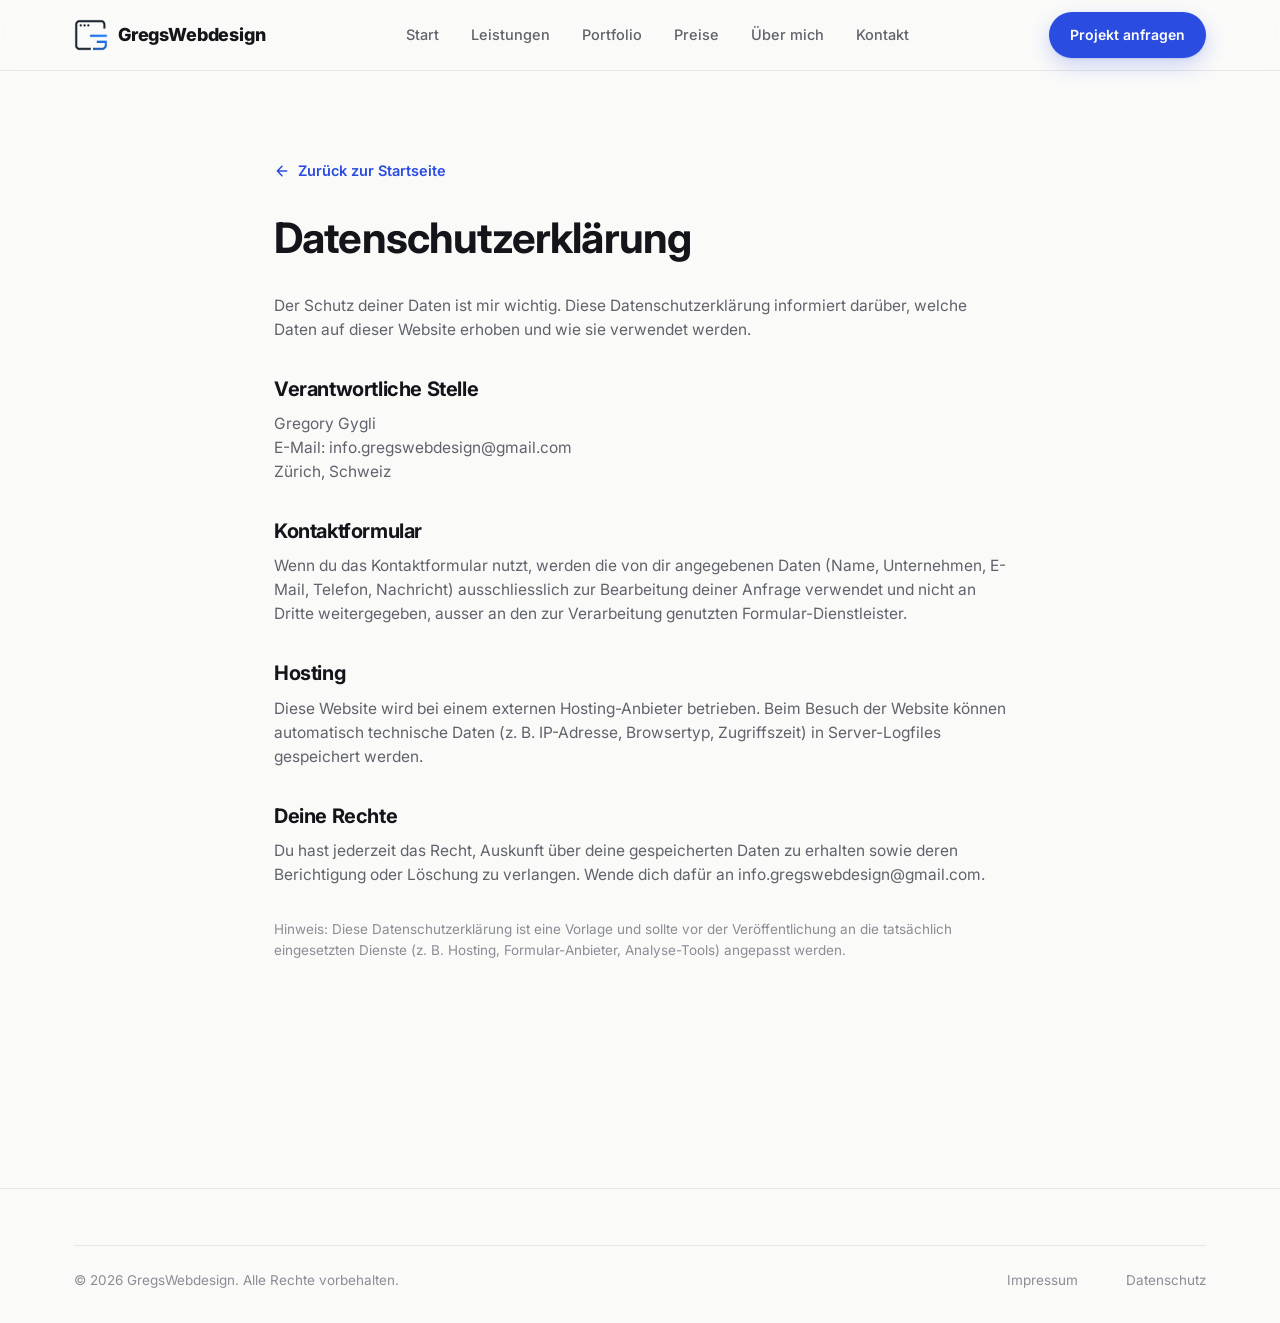
<file: datenschutz.html>
<!DOCTYPE html>
<html lang="de-CH">
<head>
<meta charset="UTF-8">
<meta name="viewport" content="width=device-width, initial-scale=1.0">
<title>Datenschutz | GregsWebdesign</title>
<meta name="description" content="Datenschutzerklärung von GregsWebdesign – Webdesign für kleine Unternehmen in der Schweiz.">
<meta name="robots" content="noindex">
<link rel="icon" type="image/png" href="Bilder/logo-icon-dark.png">
<link rel="preconnect" href="https://fonts.googleapis.com">
<link rel="preconnect" href="https://fonts.gstatic.com" crossorigin>
<link href="https://fonts.googleapis.com/css2?family=Inter:wght@400;500;600;700;800&display=swap" rel="stylesheet">
<link rel="stylesheet" href="css/style.css">
</head>
<body>

<header class="site-header is-scrolled">
  <div class="container">
    <a href="index.html" class="brand">
      <span class="brand-mark"><img src="Bilder/logo-icon-dark.png" alt="" width="34" height="34"></span>
      GregsWebdesign
    </a>
    <nav class="main-nav" aria-label="Hauptnavigation">
      <a href="index.html#start">Start</a>
      <a href="index.html#leistungen">Leistungen</a>
      <a href="index.html#portfolio">Portfolio</a>
      <a href="index.html#preise">Preise</a>
      <a href="index.html#ueber-mich">Über mich</a>
      <a href="index.html#kontakt">Kontakt</a>
    </nav>
    <div class="header-actions">
      <a href="index.html#kontakt" class="btn btn-primary btn-sm desktop-only">Projekt anfragen</a>
      <button class="nav-toggle" id="navToggle" aria-label="Menü öffnen" aria-expanded="false" aria-controls="mobileNav">
        <span></span>
      </button>
    </div>
  </div>

  <nav class="mobile-nav" id="mobileNav" aria-label="Mobile Navigation">
    <a href="index.html#start">Start</a>
    <a href="index.html#leistungen">Leistungen</a>
    <a href="index.html#portfolio">Portfolio</a>
    <a href="index.html#preise">Preise</a>
    <a href="index.html#ueber-mich">Über mich</a>
    <a href="index.html#kontakt">Kontakt</a>
    <a href="index.html#kontakt" class="btn btn-primary btn-block">Projekt anfragen</a>
  </nav>
</header>

<main class="legal-page">
  <div class="container">
    <a href="index.html" class="back-link">
      <svg width="16" height="16" viewBox="0 0 24 24" fill="none" stroke="currentColor" stroke-width="2.2" stroke-linecap="round" stroke-linejoin="round"><path d="M19 12H5M12 19l-7-7 7-7"/></svg>
      Zurück zur Startseite
    </a>

    <h1>Datenschutzerklärung</h1>

    <p>Der Schutz deiner Daten ist mir wichtig. Diese Datenschutzerklärung informiert darüber, welche Daten auf dieser Website erhoben und wie sie verwendet werden.</p>

    <h2>Verantwortliche Stelle</h2>
    <p>Gregory Gygli<br>
    E-Mail: info.gregswebdesign@gmail.com<br>
    Zürich, Schweiz</p>

    <h2>Kontaktformular</h2>
    <p>Wenn du das Kontaktformular nutzt, werden die von dir angegebenen Daten (Name, Unternehmen, E-Mail, Telefon, Nachricht) ausschliesslich zur Bearbeitung deiner Anfrage verwendet und nicht an Dritte weitergegeben, ausser an den zur Verarbeitung genutzten Formular-Dienstleister.</p>

    <h2>Hosting</h2>
    <p>Diese Website wird bei einem externen Hosting-Anbieter betrieben. Beim Besuch der Website können automatisch technische Daten (z. B. IP-Adresse, Browsertyp, Zugriffszeit) in Server-Logfiles gespeichert werden.</p>

    <h2>Deine Rechte</h2>
    <p>Du hast jederzeit das Recht, Auskunft über deine gespeicherten Daten zu erhalten sowie deren Berichtigung oder Löschung zu verlangen. Wende dich dafür an info.gregswebdesign@gmail.com.</p>

    <p style="margin-top:32px; font-size:13.5px; color:var(--color-text-faint);">Hinweis: Diese Datenschutzerklärung ist eine Vorlage und sollte vor der Veröffentlichung an die tatsächlich eingesetzten Dienste (z. B. Hosting, Formular-Anbieter, Analyse-Tools) angepasst werden.</p>
  </div>
</main>

<footer class="site-footer">
  <div class="container">
    <div class="footer-bottom">
      <span>© <span id="year"></span> GregsWebdesign. Alle Rechte vorbehalten.</span>
      <div class="footer-nav">
        <a href="impressum.html">Impressum</a>
        <a href="datenschutz.html">Datenschutz</a>
      </div>
    </div>
  </div>
</footer>

<script src="js/script.js"></script>
</body>
</html>
</file>
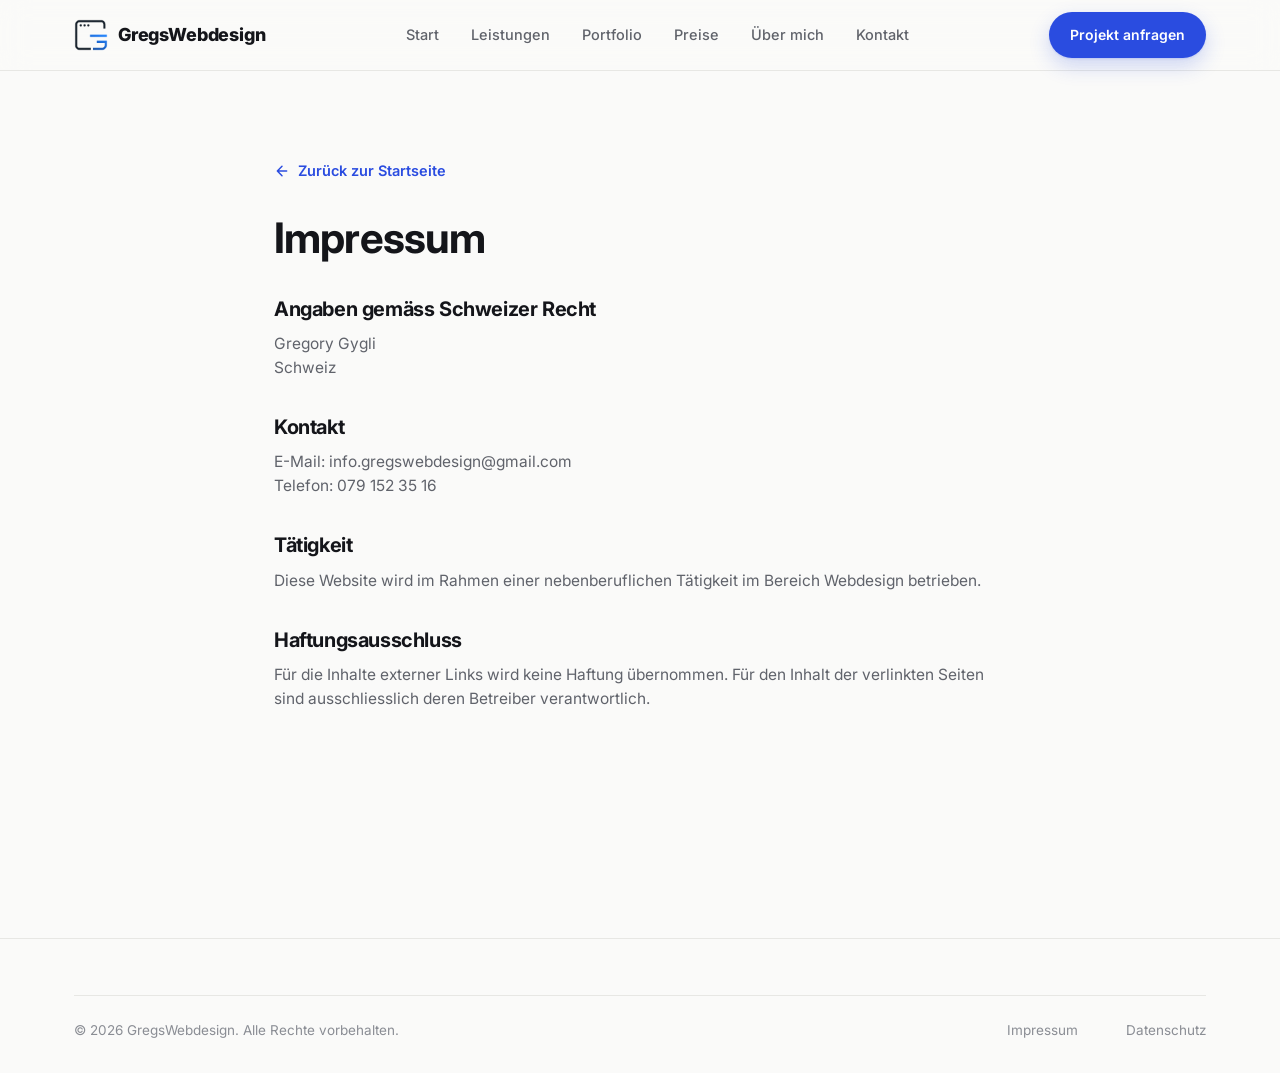
<file: impressum.html>
<!DOCTYPE html>
<html lang="de-CH">
<head>
<meta charset="UTF-8">
<meta name="viewport" content="width=device-width, initial-scale=1.0">
<title>Impressum | GregsWebdesign</title>
<meta name="description" content="Impressum von GregsWebdesign – Webdesign für kleine Unternehmen in der Schweiz.">
<meta name="robots" content="noindex">
<link rel="icon" type="image/png" href="Bilder/logo-icon-dark.png">
<link rel="preconnect" href="https://fonts.googleapis.com">
<link rel="preconnect" href="https://fonts.gstatic.com" crossorigin>
<link href="https://fonts.googleapis.com/css2?family=Inter:wght@400;500;600;700;800&display=swap" rel="stylesheet">
<link rel="stylesheet" href="css/style.css">
</head>
<body>

<header class="site-header is-scrolled">
  <div class="container">
    <a href="index.html" class="brand">
      <span class="brand-mark"><img src="Bilder/logo-icon-dark.png" alt="" width="34" height="34"></span>
      GregsWebdesign
    </a>
    <nav class="main-nav" aria-label="Hauptnavigation">
      <a href="index.html#start">Start</a>
      <a href="index.html#leistungen">Leistungen</a>
      <a href="index.html#portfolio">Portfolio</a>
      <a href="index.html#preise">Preise</a>
      <a href="index.html#ueber-mich">Über mich</a>
      <a href="index.html#kontakt">Kontakt</a>
    </nav>
    <div class="header-actions">
      <a href="index.html#kontakt" class="btn btn-primary btn-sm desktop-only">Projekt anfragen</a>
      <button class="nav-toggle" id="navToggle" aria-label="Menü öffnen" aria-expanded="false" aria-controls="mobileNav">
        <span></span>
      </button>
    </div>
  </div>

  <nav class="mobile-nav" id="mobileNav" aria-label="Mobile Navigation">
    <a href="index.html#start">Start</a>
    <a href="index.html#leistungen">Leistungen</a>
    <a href="index.html#portfolio">Portfolio</a>
    <a href="index.html#preise">Preise</a>
    <a href="index.html#ueber-mich">Über mich</a>
    <a href="index.html#kontakt">Kontakt</a>
    <a href="index.html#kontakt" class="btn btn-primary btn-block">Projekt anfragen</a>
  </nav>
</header>

<main class="legal-page">
  <div class="container">
    <a href="index.html" class="back-link">
      <svg width="16" height="16" viewBox="0 0 24 24" fill="none" stroke="currentColor" stroke-width="2.2" stroke-linecap="round" stroke-linejoin="round"><path d="M19 12H5M12 19l-7-7 7-7"/></svg>
      Zurück zur Startseite
    </a>

    <h1>Impressum</h1>

    <h2>Angaben gemäss Schweizer Recht</h2>
    <p>Gregory Gygli<br>
    Schweiz</p>

    <h2>Kontakt</h2>
    <p>E-Mail: info.gregswebdesign@gmail.com<br>
    Telefon: 079 152 35 16</p>

    <h2>Tätigkeit</h2>
    <p>Diese Website wird im Rahmen einer nebenberuflichen Tätigkeit im Bereich Webdesign betrieben.</p>

    <h2>Haftungsausschluss</h2>
    <p>Für die Inhalte externer Links wird keine Haftung übernommen. Für den Inhalt der verlinkten Seiten sind ausschliesslich deren Betreiber verantwortlich.</p>
  </div>
</main>

<footer class="site-footer">
  <div class="container">
    <div class="footer-bottom">
      <span>© <span id="year"></span> GregsWebdesign. Alle Rechte vorbehalten.</span>
      <div class="footer-nav">
        <a href="impressum.html">Impressum</a>
        <a href="datenschutz.html">Datenschutz</a>
      </div>
    </div>
  </div>
</footer>

<script src="js/script.js"></script>
</body>
</html>
</file>
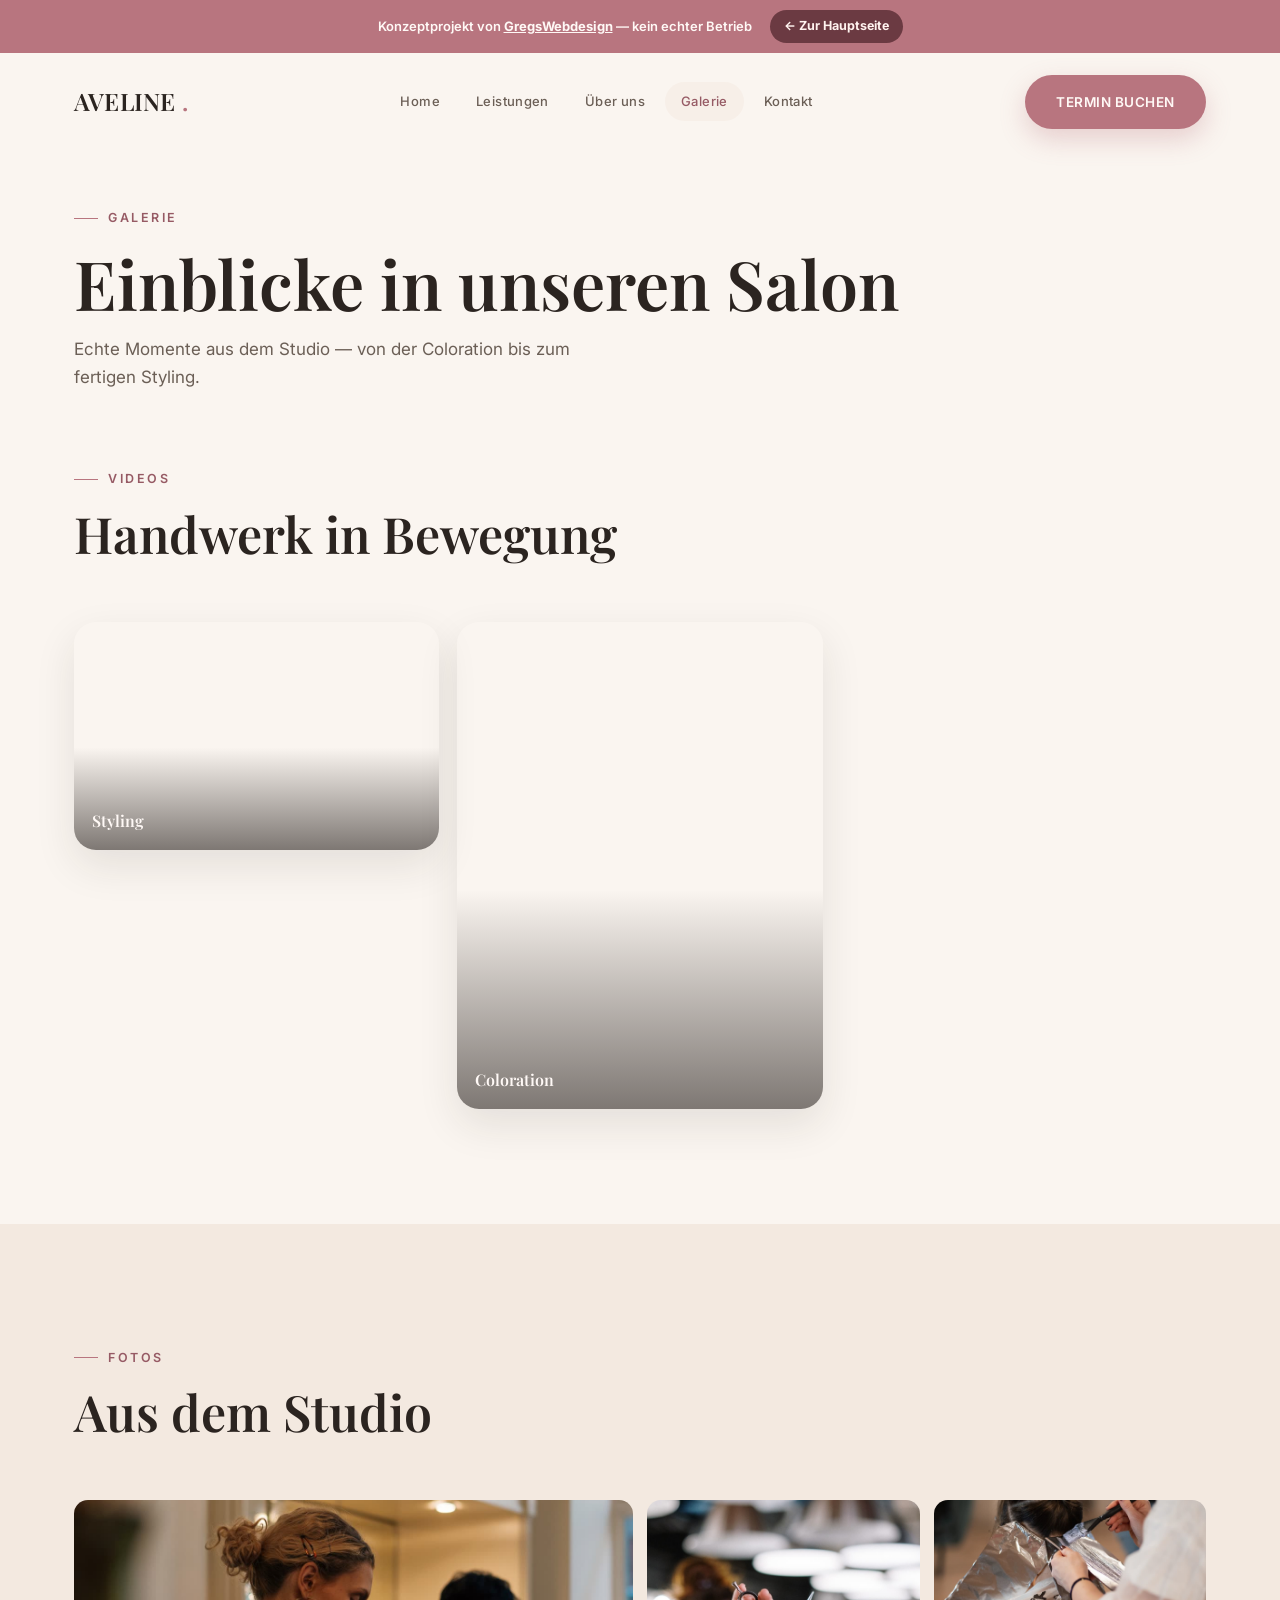
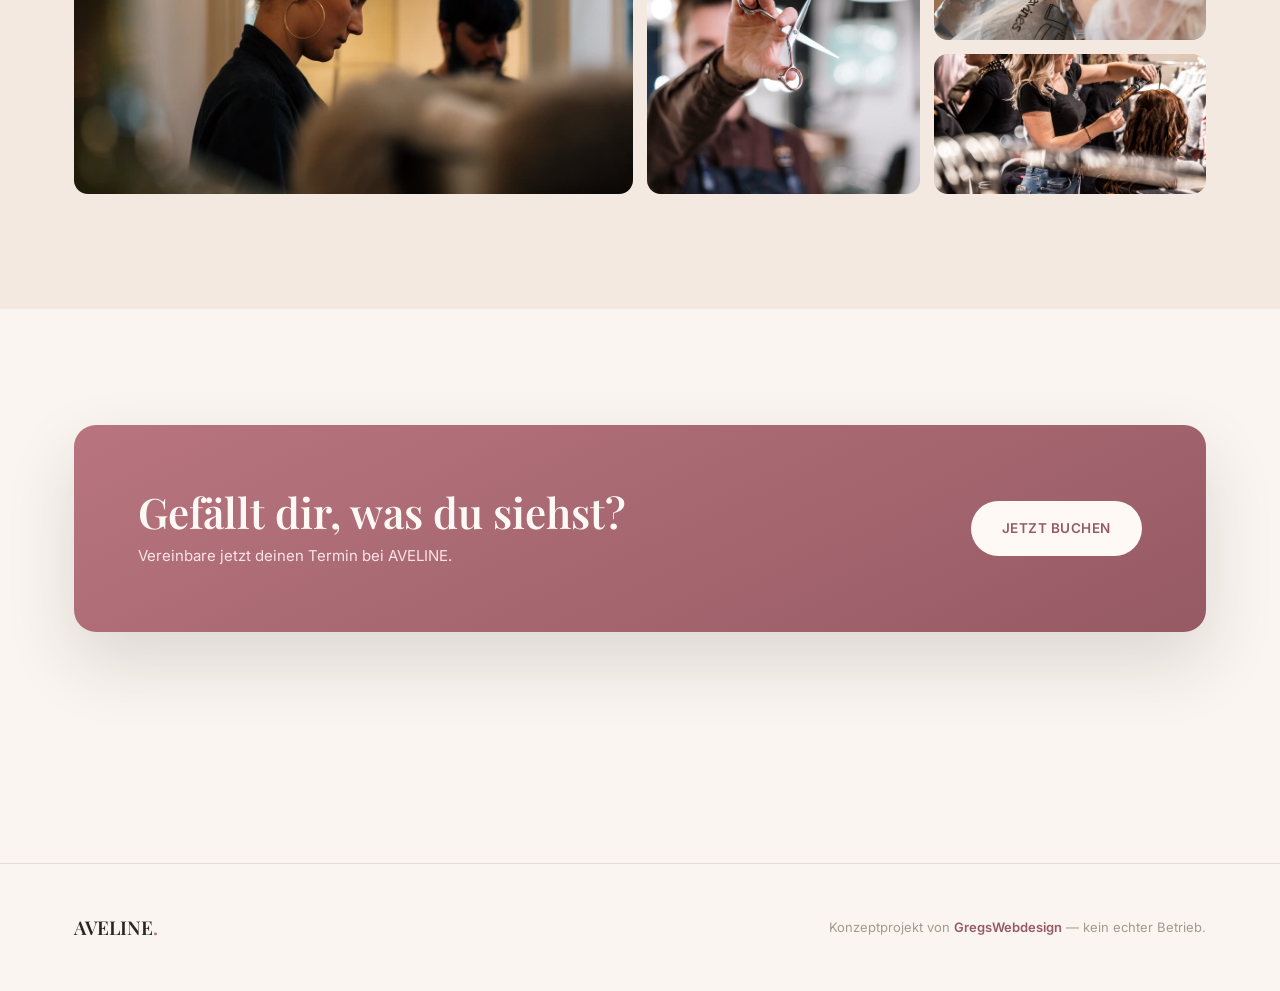
<file: Demo-Damensalon/galerie.html>
<!DOCTYPE html>
<html lang="de-CH">
<head>
<meta charset="UTF-8">
<meta name="viewport" content="width=device-width, initial-scale=1.0">
<title>Galerie – AVELINE Hair Studio (Konzeptprojekt)</title>
<meta name="description" content="Konzeptprojekt: Bilder- und Video-Galerie eines Damencoiffeurs in Zürich. Erstellt von GregsWebdesign als Beispielprojekt.">
<meta name="robots" content="noindex">
<link rel="preconnect" href="https://fonts.googleapis.com">
<link rel="preconnect" href="https://fonts.gstatic.com" crossorigin>
<link href="https://fonts.googleapis.com/css2?family=Playfair+Display:wght@500;600;700&family=Inter:wght@400;500;600;700;800&display=swap" rel="stylesheet">
<link rel="stylesheet" href="css/style.css">
</head>
<body>

<a href="#main" class="skip-link">Zum Inhalt springen</a>

<header class="site-header" id="siteHeader">
  <div class="demo-banner">
    <span>Konzeptprojekt von <a href="https://gregswebdesign.netlify.app" target="_blank" rel="noopener">GregsWebdesign</a> — kein echter Betrieb</span>
    <a href="https://gregswebdesign.netlify.app" class="demo-banner-btn" target="_blank" rel="noopener">
      ← Zur Hauptseite
    </a>
  </div>
  <div class="container">
    <a href="index.html" class="brand">AVELINE<span class="dot">.</span></a>

    <nav class="main-nav" aria-label="Hauptnavigation">
      <a href="index.html">Home</a>
      <a href="leistungen.html">Leistungen</a>
      <a href="ueber-uns.html">Über uns</a>
      <a href="galerie.html" aria-current="page">Galerie</a>
      <a href="kontakt.html">Kontakt</a>
    </nav>

    <div class="header-actions">
      <a href="kontakt.html" class="btn btn-primary btn-sm desktop-only">Termin buchen</a>
      <button class="nav-toggle" id="navToggle" aria-label="Menü öffnen" aria-expanded="false" aria-controls="mobileNav">
        <span></span>
      </button>
    </div>
  </div>
</header>

<nav class="mobile-nav" id="mobileNav" aria-label="Mobile Navigation">
  <a href="index.html">Home</a>
  <a href="leistungen.html">Leistungen</a>
  <a href="ueber-uns.html">Über uns</a>
  <a href="galerie.html" aria-current="page">Galerie</a>
  <a href="kontakt.html">Kontakt</a>
  <a href="kontakt.html" class="btn btn-primary btn-block">Termin buchen</a>
</nav>

<main id="main">

  <div class="page-head container">
    <span class="eyebrow">Galerie</span>
    <h1>Einblicke in unseren Salon</h1>
    <p>Echte Momente aus dem Studio — von der Coloration bis zum fertigen Styling.</p>
  </div>

  <!-- ========== VIDEOS ========== -->
  <section class="section-pad" style="padding-top:0;">
    <div class="container">
      <div class="section-head">
        <span class="eyebrow">Videos</span>
        <h2>Handwerk in Bewegung</h2>
      </div>
      <div class="video-grid reveal-stagger">
        <div class="video-item v-landscape">
          <video src="Videos/styling-loop.mp4" autoplay muted loop playsinline preload="auto"></video>
          <div class="video-caption">Styling</div>
        </div>
        <div class="video-item v-portrait">
          <video src="Videos/detail-loop.mp4" autoplay muted loop playsinline preload="auto"></video>
          <div class="video-caption">Coloration</div>
        </div>
      </div>
    </div>
  </section>

  <!-- ========== FOTOS ========== -->
  <section class="section-pad" style="background:var(--bg-alt);">
    <div class="container">
      <div class="section-head">
        <span class="eyebrow">Fotos</span>
        <h2>Aus dem Studio</h2>
      </div>
      <div class="gallery-grid">
        <div class="gallery-item g-large">
          <img src="Bilder/gallery-1.jpg" alt="Elegantes Salon-Interieur mit rundem Spiegel" loading="lazy">
        </div>
        <div class="gallery-item g-tall">
          <img src="Bilder/gallery-2.jpg" alt="Nahaufnahme einer Friseurschere" loading="lazy">
        </div>
        <div class="gallery-item">
          <img src="Bilder/gallery-3.jpg" alt="Coloration mit Folientechnik" loading="lazy">
        </div>
        <div class="gallery-item">
          <img src="Bilder/gallery-4.jpg" alt="Stylistin beim Locken der Haare mit dem Lockenstab" loading="lazy">
        </div>
      </div>
    </div>
  </section>

  <!-- ========== CTA ========== -->
  <section class="section-pad">
    <div class="container">
      <div class="cta-band reveal">
        <div>
          <h2>Gefällt dir, was du siehst?</h2>
          <p>Vereinbare jetzt deinen Termin bei AVELINE.</p>
        </div>
        <a href="kontakt.html" class="btn btn-primary">Jetzt buchen</a>
      </div>
    </div>
  </section>

</main>

<footer class="site-footer">
  <div class="container footer-inner">
    <span class="footer-brand">AVELINE<span style="color:var(--accent);">.</span></span>
    <span class="footer-credit">Konzeptprojekt von <a href="https://gregswebdesign.netlify.app" target="_blank" rel="noopener">GregsWebdesign</a> — kein echter Betrieb.</span>
  </div>
</footer>

<script src="js/script.js"></script>
</body>
</html>
</file>
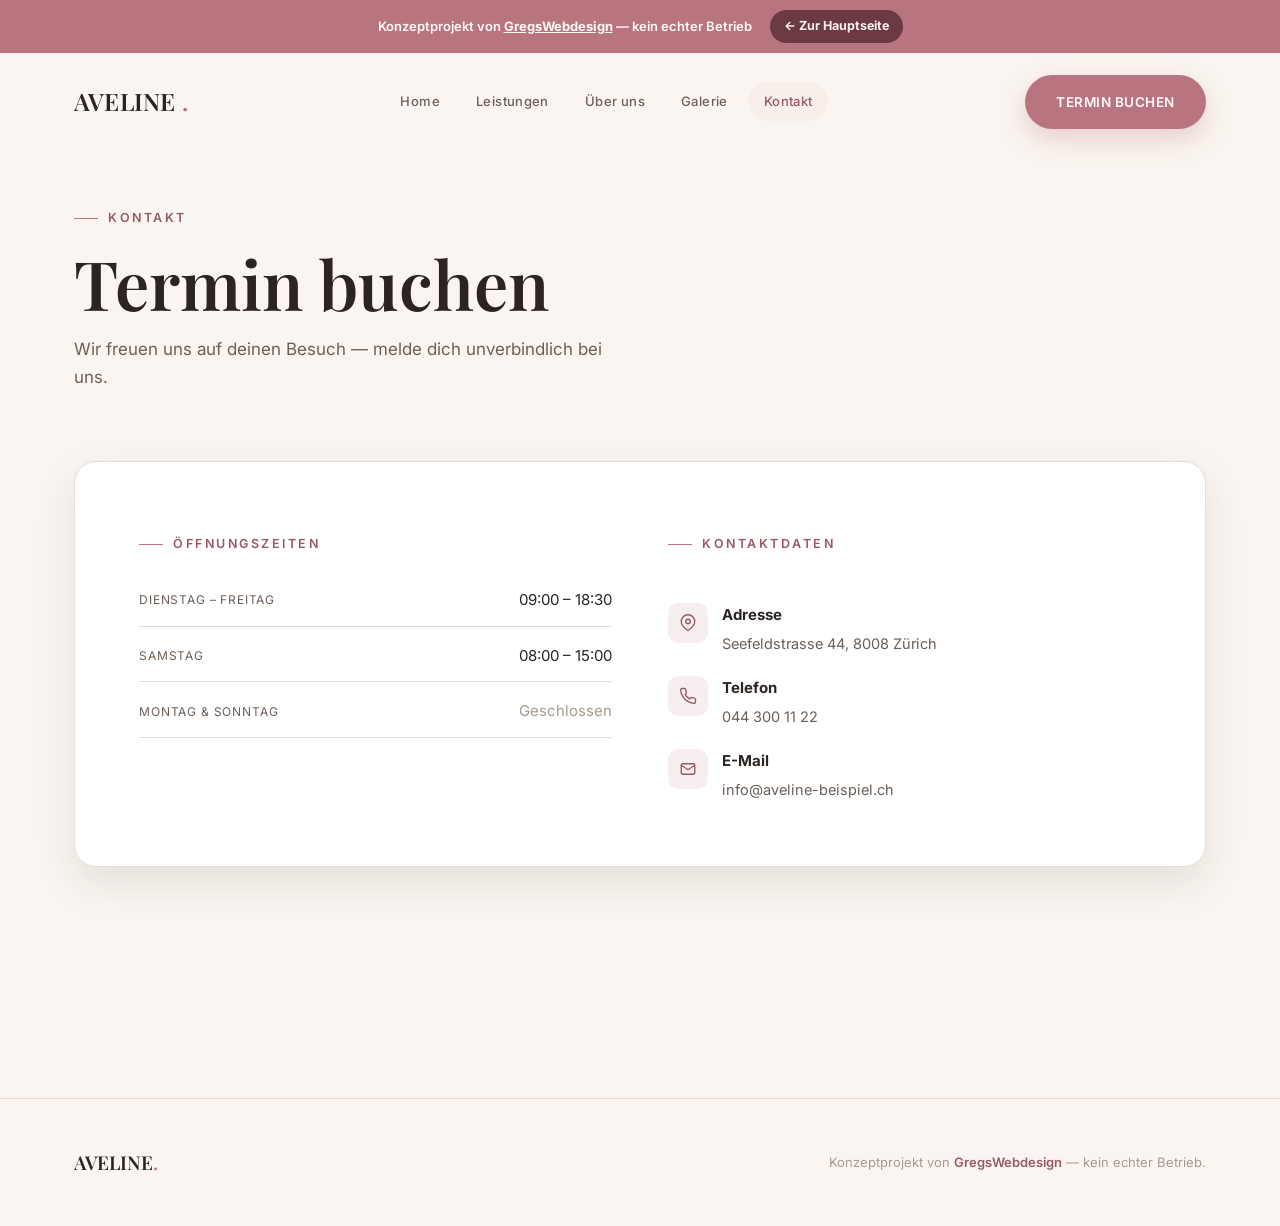
<file: Demo-Damensalon/kontakt.html>
<!DOCTYPE html>
<html lang="de-CH">
<head>
<meta charset="UTF-8">
<meta name="viewport" content="width=device-width, initial-scale=1.0">
<title>Kontakt – AVELINE Hair Studio (Konzeptprojekt)</title>
<meta name="description" content="Konzeptprojekt: Kontaktseite eines Damencoiffeurs in Zürich. Erstellt von GregsWebdesign als Beispielprojekt.">
<meta name="robots" content="noindex">
<link rel="preconnect" href="https://fonts.googleapis.com">
<link rel="preconnect" href="https://fonts.gstatic.com" crossorigin>
<link href="https://fonts.googleapis.com/css2?family=Playfair+Display:wght@500;600;700&family=Inter:wght@400;500;600;700;800&display=swap" rel="stylesheet">
<link rel="stylesheet" href="css/style.css">
</head>
<body>

<a href="#main" class="skip-link">Zum Inhalt springen</a>

<header class="site-header" id="siteHeader">
  <div class="demo-banner">
    <span>Konzeptprojekt von <a href="https://gregswebdesign.netlify.app" target="_blank" rel="noopener">GregsWebdesign</a> — kein echter Betrieb</span>
    <a href="https://gregswebdesign.netlify.app" class="demo-banner-btn" target="_blank" rel="noopener">
      ← Zur Hauptseite
    </a>
  </div>
  <div class="container">
    <a href="index.html" class="brand">AVELINE<span class="dot">.</span></a>

    <nav class="main-nav" aria-label="Hauptnavigation">
      <a href="index.html">Home</a>
      <a href="leistungen.html">Leistungen</a>
      <a href="ueber-uns.html">Über uns</a>
      <a href="galerie.html">Galerie</a>
      <a href="kontakt.html" aria-current="page">Kontakt</a>
    </nav>

    <div class="header-actions">
      <a href="kontakt.html" class="btn btn-primary btn-sm desktop-only">Termin buchen</a>
      <button class="nav-toggle" id="navToggle" aria-label="Menü öffnen" aria-expanded="false" aria-controls="mobileNav">
        <span></span>
      </button>
    </div>
  </div>
</header>

<nav class="mobile-nav" id="mobileNav" aria-label="Mobile Navigation">
  <a href="index.html">Home</a>
  <a href="leistungen.html">Leistungen</a>
  <a href="ueber-uns.html">Über uns</a>
  <a href="galerie.html">Galerie</a>
  <a href="kontakt.html" aria-current="page">Kontakt</a>
  <a href="kontakt.html" class="btn btn-primary btn-block">Termin buchen</a>
</nav>

<main id="main">

  <div class="page-head container">
    <span class="eyebrow">Kontakt</span>
    <h1>Termin buchen</h1>
    <p>Wir freuen uns auf deinen Besuch — melde dich unverbindlich bei uns.</p>
  </div>

  <!-- ========== KONTAKT ========== -->
  <section class="section-pad" style="padding-top:0;">
    <div class="container">
      <div class="contact-wrap reveal">
        <div>
          <span class="eyebrow" style="margin-bottom:20px;">Öffnungszeiten</span>
          <div class="hours-list">
            <div class="hours-row"><span>Dienstag – Freitag</span><span>09:00 – 18:30</span></div>
            <div class="hours-row"><span>Samstag</span><span>08:00 – 15:00</span></div>
            <div class="hours-row closed"><span>Montag &amp; Sonntag</span><span>Geschlossen</span></div>
          </div>
        </div>

        <div>
          <span class="eyebrow" style="margin-bottom:20px;">Kontaktdaten</span>
          <div class="contact-info-list">
            <div class="contact-info-item">
              <div class="contact-info-icon">
                <svg width="18" height="18" viewBox="0 0 24 24" fill="none" stroke="currentColor" stroke-width="1.8" stroke-linecap="round" stroke-linejoin="round"><path d="M21 10c0 6-9 12-9 12s-9-6-9-12a9 9 0 0 1 18 0z"/><circle cx="12" cy="10" r="3"/></svg>
              </div>
              <div>
                <strong>Adresse</strong>
                <span>Seefeldstrasse 44, 8008 Zürich</span>
              </div>
            </div>
            <div class="contact-info-item">
              <div class="contact-info-icon">
                <svg width="18" height="18" viewBox="0 0 24 24" fill="none" stroke="currentColor" stroke-width="1.8" stroke-linecap="round" stroke-linejoin="round"><path d="M22 16.92v3a2 2 0 0 1-2.18 2 19.79 19.79 0 0 1-8.63-3.07 19.5 19.5 0 0 1-6-6 19.79 19.79 0 0 1-3.07-8.67A2 2 0 0 1 4.11 2h3a2 2 0 0 1 2 1.72c.127.96.362 1.903.7 2.81a2 2 0 0 1-.45 2.11L8.09 9.91a16 16 0 0 0 6 6l1.27-1.27a2 2 0 0 1 2.11-.45c.907.338 1.85.573 2.81.7A2 2 0 0 1 22 16.92z"/></svg>
              </div>
              <div>
                <strong>Telefon</strong>
                <a href="tel:+41443001122">044 300 11 22</a>
              </div>
            </div>
            <div class="contact-info-item">
              <div class="contact-info-icon">
                <svg width="18" height="18" viewBox="0 0 24 24" fill="none" stroke="currentColor" stroke-width="1.8" stroke-linecap="round" stroke-linejoin="round"><path d="M4 4h16v16H4z" opacity="0"/><path d="m3 7 9 6 9-6"/><rect x="3" y="5" width="18" height="14" rx="2"/></svg>
              </div>
              <div>
                <strong>E-Mail</strong>
                <a href="mailto:info@aveline-beispiel.ch">info@aveline-beispiel.ch</a>
              </div>
            </div>
          </div>
        </div>
      </div>
    </div>
  </section>

</main>

<footer class="site-footer">
  <div class="container footer-inner">
    <span class="footer-brand">AVELINE<span style="color:var(--accent);">.</span></span>
    <span class="footer-credit">Konzeptprojekt von <a href="https://gregswebdesign.netlify.app" target="_blank" rel="noopener">GregsWebdesign</a> — kein echter Betrieb.</span>
  </div>
</footer>

<script src="js/script.js"></script>
</body>
</html>
</file>
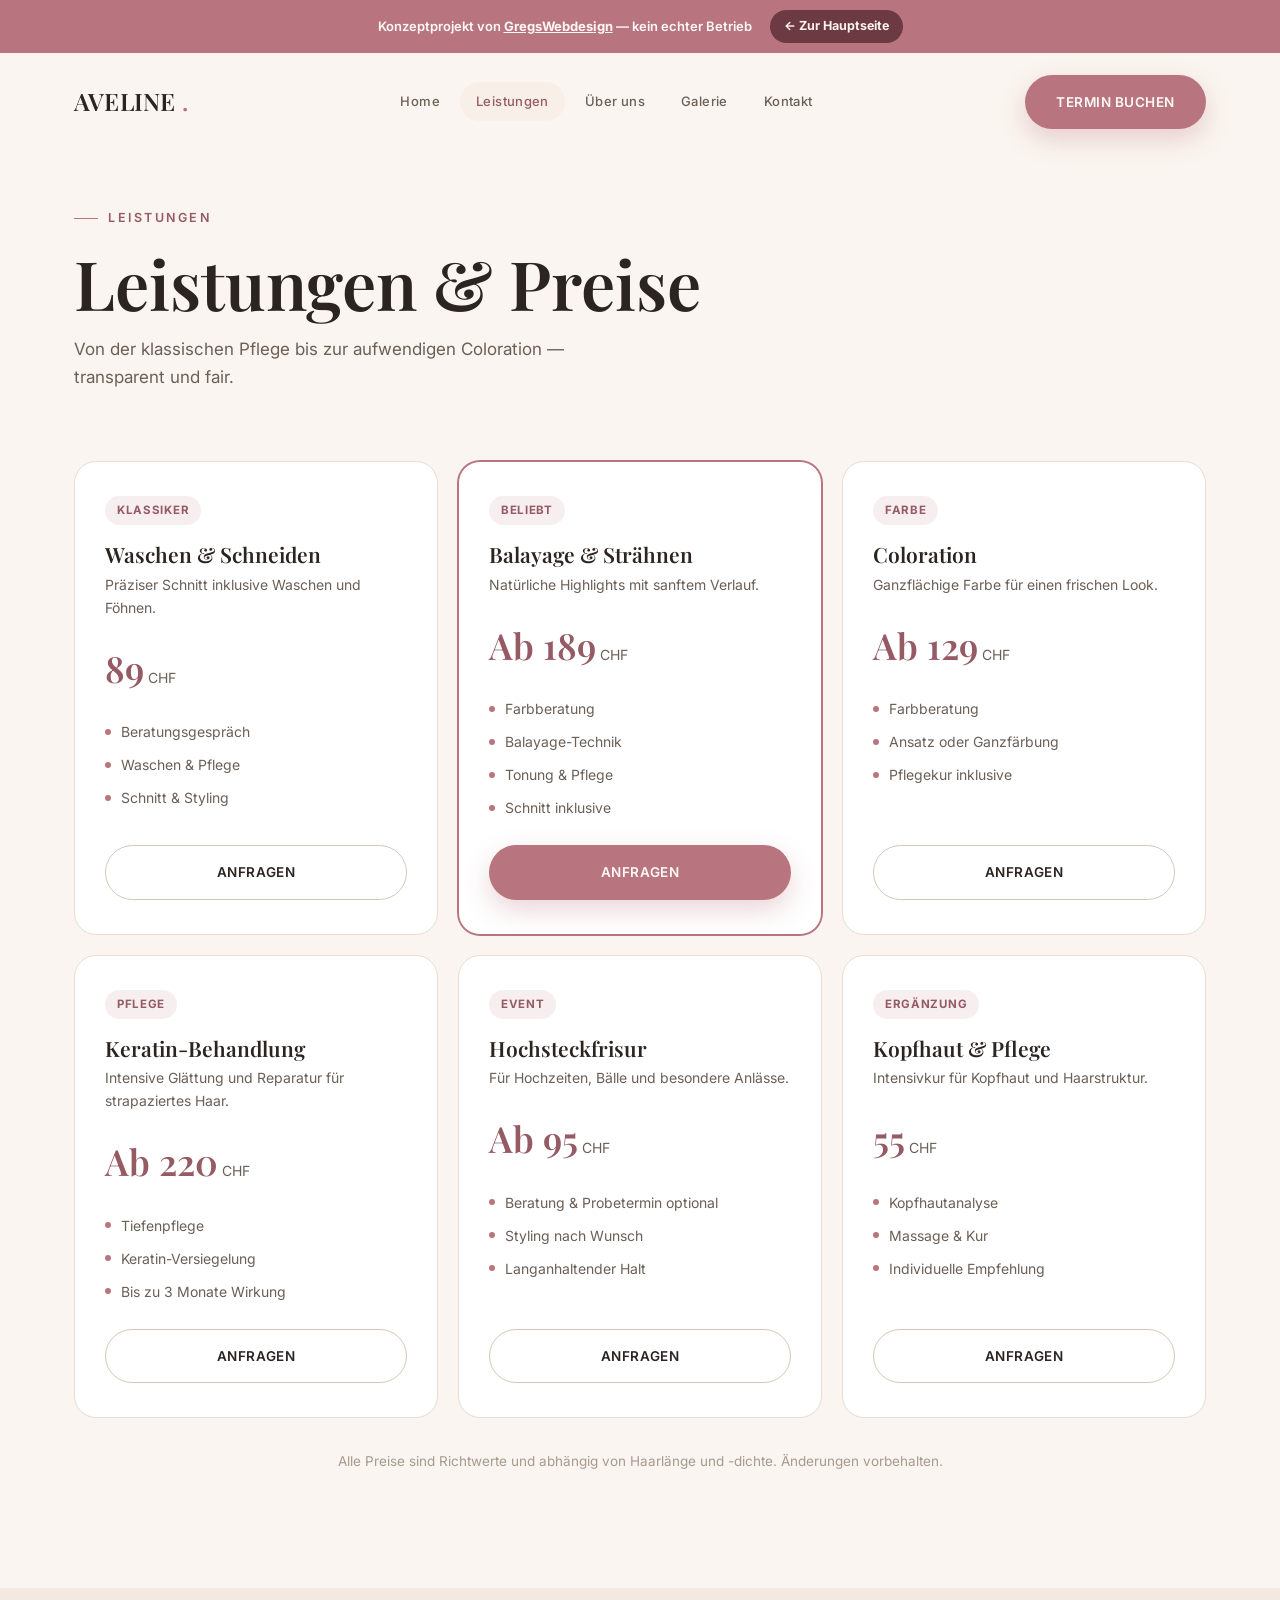
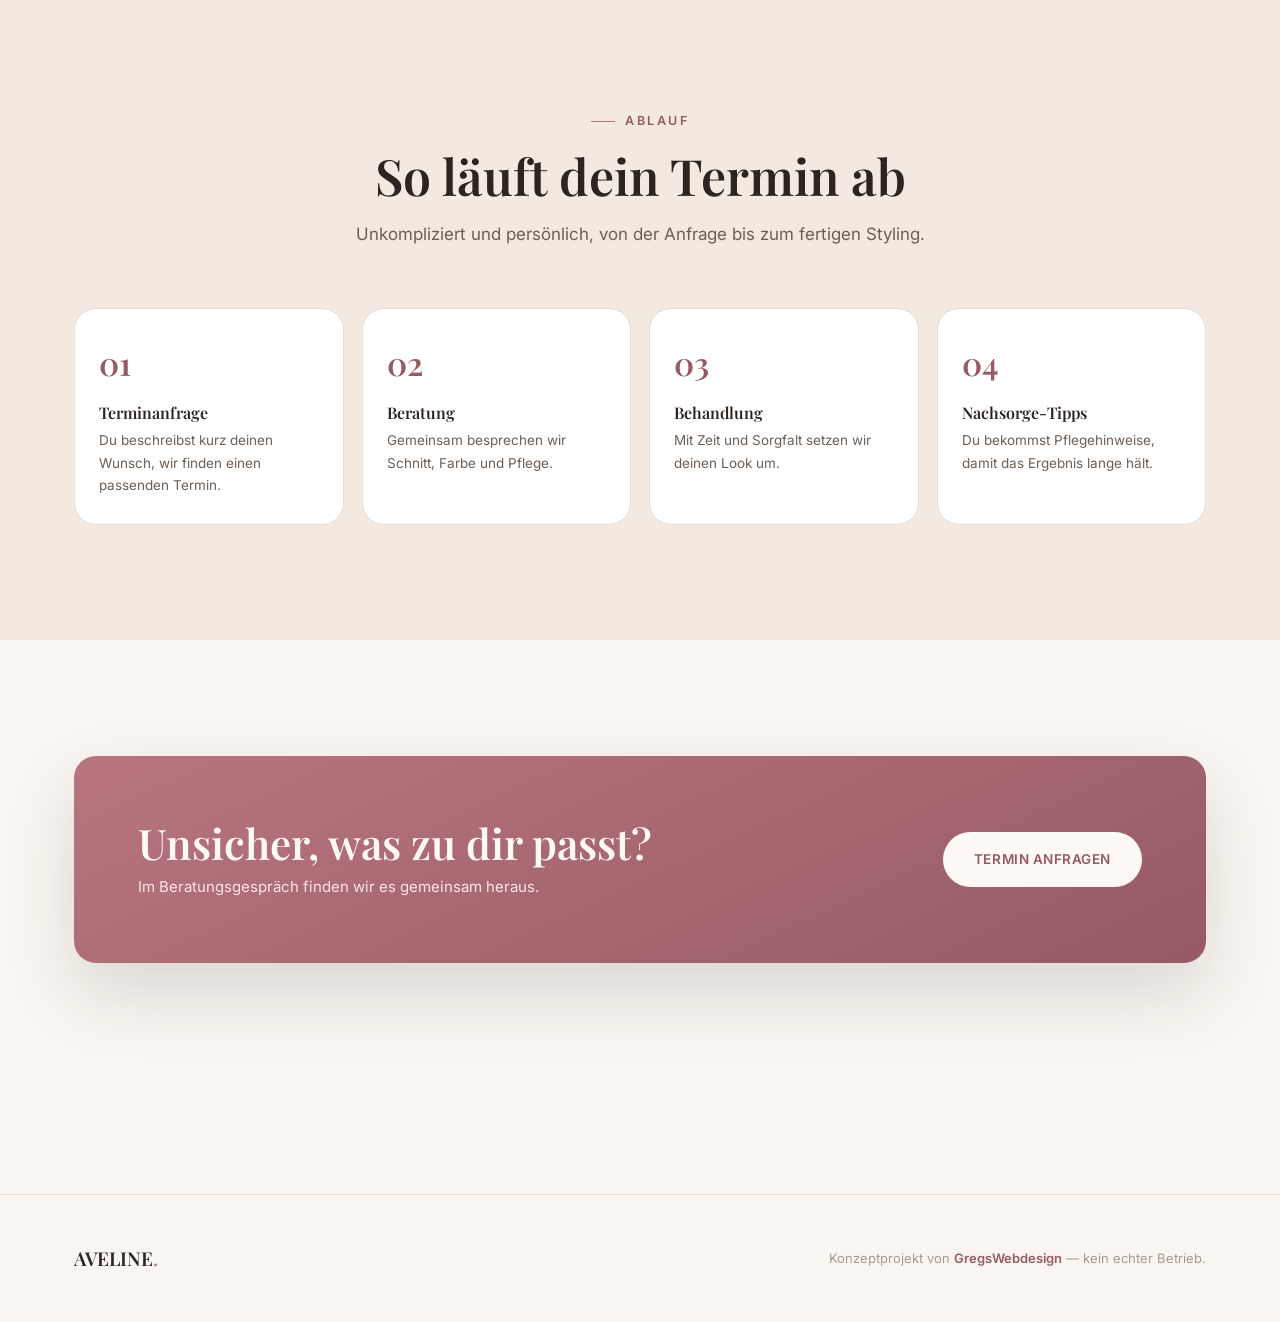
<file: Demo-Damensalon/leistungen.html>
<!DOCTYPE html>
<html lang="de-CH">
<head>
<meta charset="UTF-8">
<meta name="viewport" content="width=device-width, initial-scale=1.0">
<title>Leistungen – AVELINE Hair Studio (Konzeptprojekt)</title>
<meta name="description" content="Konzeptprojekt: Leistungen und Preise eines Damencoiffeurs in Zürich. Erstellt von GregsWebdesign als Beispielprojekt.">
<meta name="robots" content="noindex">
<link rel="preconnect" href="https://fonts.googleapis.com">
<link rel="preconnect" href="https://fonts.gstatic.com" crossorigin>
<link href="https://fonts.googleapis.com/css2?family=Playfair+Display:wght@500;600;700&family=Inter:wght@400;500;600;700;800&display=swap" rel="stylesheet">
<link rel="stylesheet" href="css/style.css">
</head>
<body>

<a href="#main" class="skip-link">Zum Inhalt springen</a>

<header class="site-header" id="siteHeader">
  <div class="demo-banner">
    <span>Konzeptprojekt von <a href="https://gregswebdesign.netlify.app" target="_blank" rel="noopener">GregsWebdesign</a> — kein echter Betrieb</span>
    <a href="https://gregswebdesign.netlify.app" class="demo-banner-btn" target="_blank" rel="noopener">
      ← Zur Hauptseite
    </a>
  </div>
  <div class="container">
    <a href="index.html" class="brand">AVELINE<span class="dot">.</span></a>

    <nav class="main-nav" aria-label="Hauptnavigation">
      <a href="index.html">Home</a>
      <a href="leistungen.html" aria-current="page">Leistungen</a>
      <a href="ueber-uns.html">Über uns</a>
      <a href="galerie.html">Galerie</a>
      <a href="kontakt.html">Kontakt</a>
    </nav>

    <div class="header-actions">
      <a href="kontakt.html" class="btn btn-primary btn-sm desktop-only">Termin buchen</a>
      <button class="nav-toggle" id="navToggle" aria-label="Menü öffnen" aria-expanded="false" aria-controls="mobileNav">
        <span></span>
      </button>
    </div>
  </div>
</header>

<nav class="mobile-nav" id="mobileNav" aria-label="Mobile Navigation">
  <a href="index.html">Home</a>
  <a href="leistungen.html" aria-current="page">Leistungen</a>
  <a href="ueber-uns.html">Über uns</a>
  <a href="galerie.html">Galerie</a>
  <a href="kontakt.html">Kontakt</a>
  <a href="kontakt.html" class="btn btn-primary btn-block">Termin buchen</a>
</nav>

<main id="main">

  <div class="page-head container">
    <span class="eyebrow">Leistungen</span>
    <h1>Leistungen &amp; Preise</h1>
    <p>Von der klassischen Pflege bis zur aufwendigen Coloration — transparent und fair.</p>
  </div>

  <!-- ========== PRICING ========== -->
  <section class="section-pad" style="padding-top:0;">
    <div class="container">
      <div class="pricing-grid reveal-stagger">
        <div class="card pricing-card">
          <span class="pricing-badge">Klassiker</span>
          <h3>Waschen &amp; Schneiden</h3>
          <p class="pricing-desc">Präziser Schnitt inklusive Waschen und Föhnen.</p>
          <div class="pricing-price">89<span> CHF</span></div>
          <ul class="pricing-features">
            <li>Beratungsgespräch</li>
            <li>Waschen &amp; Pflege</li>
            <li>Schnitt &amp; Styling</li>
          </ul>
          <a href="kontakt.html" class="btn btn-secondary btn-block">Anfragen</a>
        </div>

        <div class="card pricing-card is-highlight">
          <span class="pricing-badge">Beliebt</span>
          <h3>Balayage &amp; Strähnen</h3>
          <p class="pricing-desc">Natürliche Highlights mit sanftem Verlauf.</p>
          <div class="pricing-price">Ab 189<span> CHF</span></div>
          <ul class="pricing-features">
            <li>Farbberatung</li>
            <li>Balayage-Technik</li>
            <li>Tonung &amp; Pflege</li>
            <li>Schnitt inklusive</li>
          </ul>
          <a href="kontakt.html" class="btn btn-primary btn-block">Anfragen</a>
        </div>

        <div class="card pricing-card">
          <span class="pricing-badge">Farbe</span>
          <h3>Coloration</h3>
          <p class="pricing-desc">Ganzflächige Farbe für einen frischen Look.</p>
          <div class="pricing-price">Ab 129<span> CHF</span></div>
          <ul class="pricing-features">
            <li>Farbberatung</li>
            <li>Ansatz oder Ganzfärbung</li>
            <li>Pflegekur inklusive</li>
          </ul>
          <a href="kontakt.html" class="btn btn-secondary btn-block">Anfragen</a>
        </div>

        <div class="card pricing-card">
          <span class="pricing-badge">Pflege</span>
          <h3>Keratin-Behandlung</h3>
          <p class="pricing-desc">Intensive Glättung und Reparatur für strapaziertes Haar.</p>
          <div class="pricing-price">Ab 220<span> CHF</span></div>
          <ul class="pricing-features">
            <li>Tiefenpflege</li>
            <li>Keratin-Versiegelung</li>
            <li>Bis zu 3 Monate Wirkung</li>
          </ul>
          <a href="kontakt.html" class="btn btn-secondary btn-block">Anfragen</a>
        </div>

        <div class="card pricing-card">
          <span class="pricing-badge">Event</span>
          <h3>Hochsteckfrisur</h3>
          <p class="pricing-desc">Für Hochzeiten, Bälle und besondere Anlässe.</p>
          <div class="pricing-price">Ab 95<span> CHF</span></div>
          <ul class="pricing-features">
            <li>Beratung &amp; Probetermin optional</li>
            <li>Styling nach Wunsch</li>
            <li>Langanhaltender Halt</li>
          </ul>
          <a href="kontakt.html" class="btn btn-secondary btn-block">Anfragen</a>
        </div>

        <div class="card pricing-card">
          <span class="pricing-badge">Ergänzung</span>
          <h3>Kopfhaut &amp; Pflege</h3>
          <p class="pricing-desc">Intensivkur für Kopfhaut und Haarstruktur.</p>
          <div class="pricing-price">55<span> CHF</span></div>
          <ul class="pricing-features">
            <li>Kopfhautanalyse</li>
            <li>Massage &amp; Kur</li>
            <li>Individuelle Empfehlung</li>
          </ul>
          <a href="kontakt.html" class="btn btn-secondary btn-block">Anfragen</a>
        </div>
      </div>
      <p class="services-note">Alle Preise sind Richtwerte und abhängig von Haarlänge und -dichte. Änderungen vorbehalten.</p>
    </div>
  </section>

  <!-- ========== ABLAUF ========== -->
  <section class="section-pad" style="background:var(--bg-alt);">
    <div class="container">
      <div class="section-head center">
        <span class="eyebrow">Ablauf</span>
        <h2>So läuft dein Termin ab</h2>
        <p>Unkompliziert und persönlich, von der Anfrage bis zum fertigen Styling.</p>
      </div>
      <div class="process-grid reveal-stagger">
        <div class="card process-card">
          <div class="process-num">01</div>
          <h3>Terminanfrage</h3>
          <p>Du beschreibst kurz deinen Wunsch, wir finden einen passenden Termin.</p>
        </div>
        <div class="card process-card">
          <div class="process-num">02</div>
          <h3>Beratung</h3>
          <p>Gemeinsam besprechen wir Schnitt, Farbe und Pflege.</p>
        </div>
        <div class="card process-card">
          <div class="process-num">03</div>
          <h3>Behandlung</h3>
          <p>Mit Zeit und Sorgfalt setzen wir deinen Look um.</p>
        </div>
        <div class="card process-card">
          <div class="process-num">04</div>
          <h3>Nachsorge-Tipps</h3>
          <p>Du bekommst Pflegehinweise, damit das Ergebnis lange hält.</p>
        </div>
      </div>
    </div>
  </section>

  <!-- ========== CTA ========== -->
  <section class="section-pad">
    <div class="container">
      <div class="cta-band reveal">
        <div>
          <h2>Unsicher, was zu dir passt?</h2>
          <p>Im Beratungsgespräch finden wir es gemeinsam heraus.</p>
        </div>
        <a href="kontakt.html" class="btn btn-primary">Termin anfragen</a>
      </div>
    </div>
  </section>

</main>

<footer class="site-footer">
  <div class="container footer-inner">
    <span class="footer-brand">AVELINE<span style="color:var(--accent);">.</span></span>
    <span class="footer-credit">Konzeptprojekt von <a href="https://gregswebdesign.netlify.app" target="_blank" rel="noopener">GregsWebdesign</a> — kein echter Betrieb.</span>
  </div>
</footer>

<script src="js/script.js"></script>
</body>
</html>
</file>
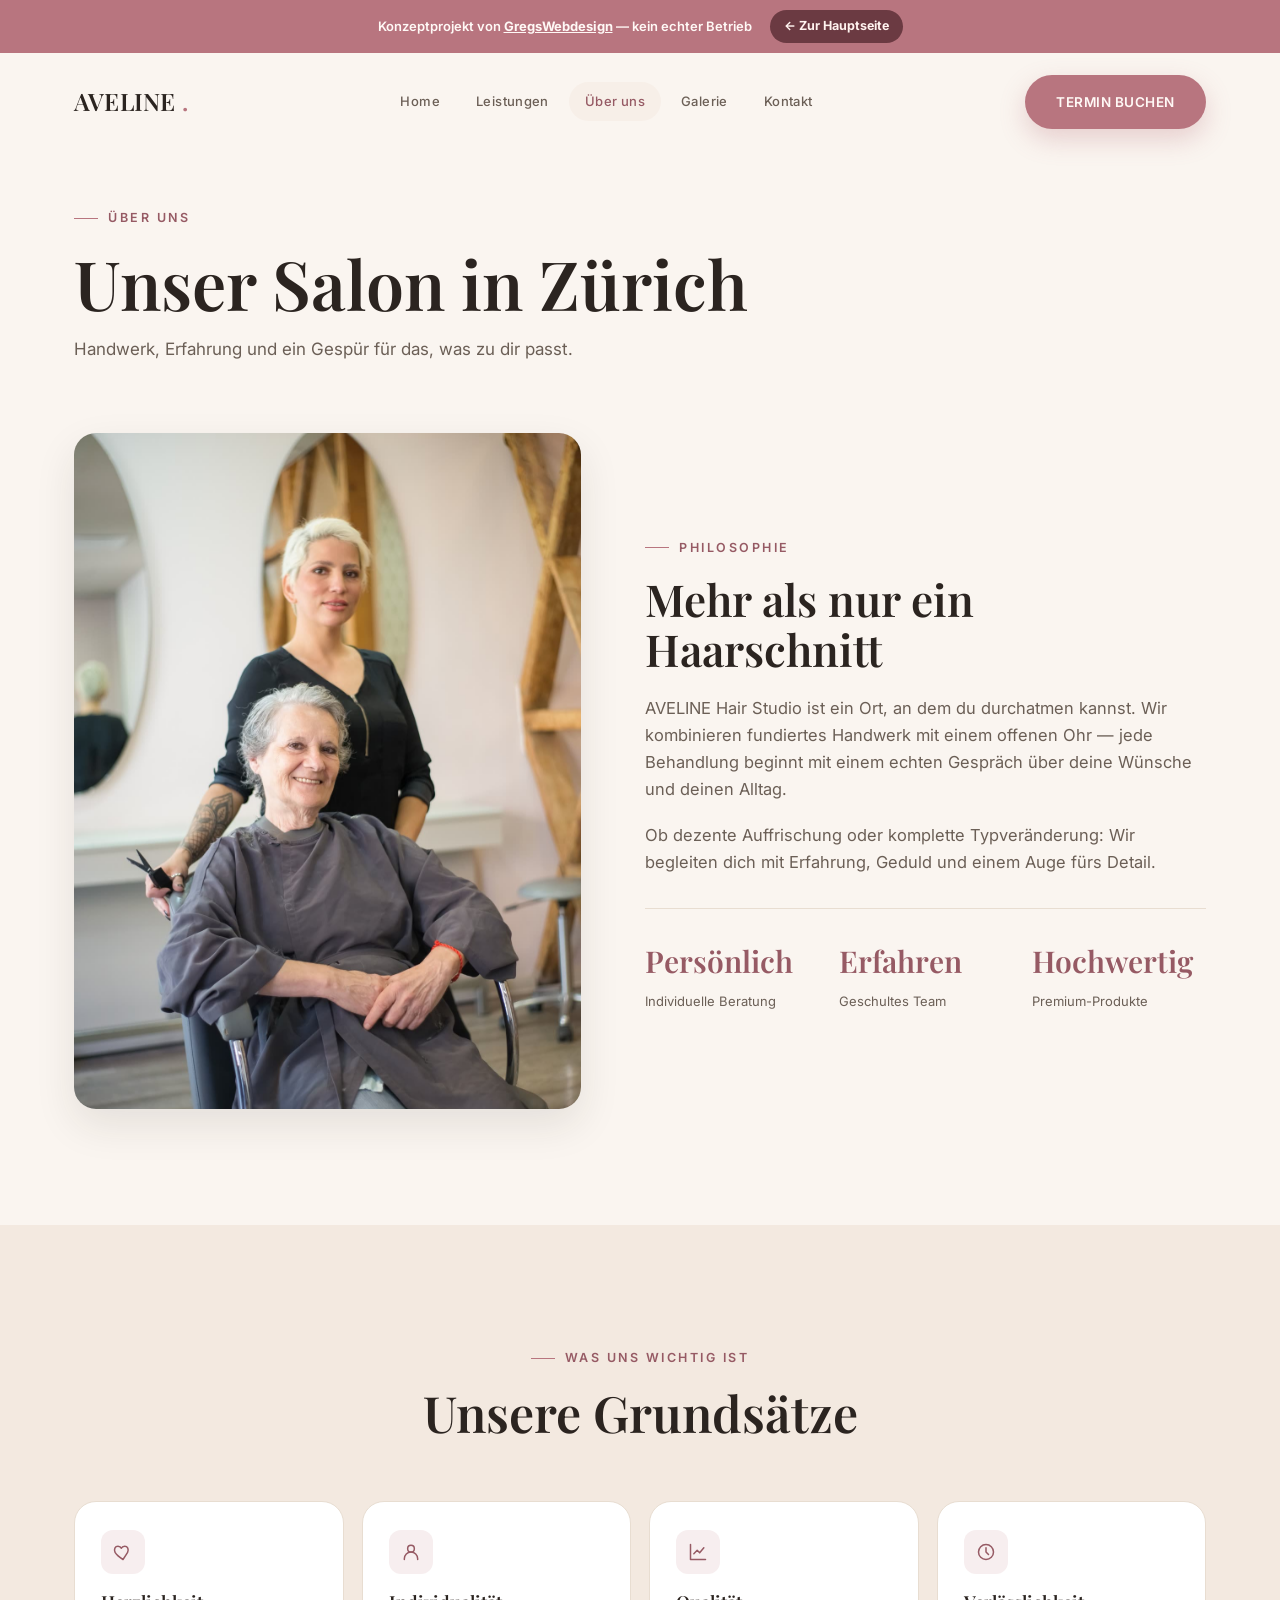
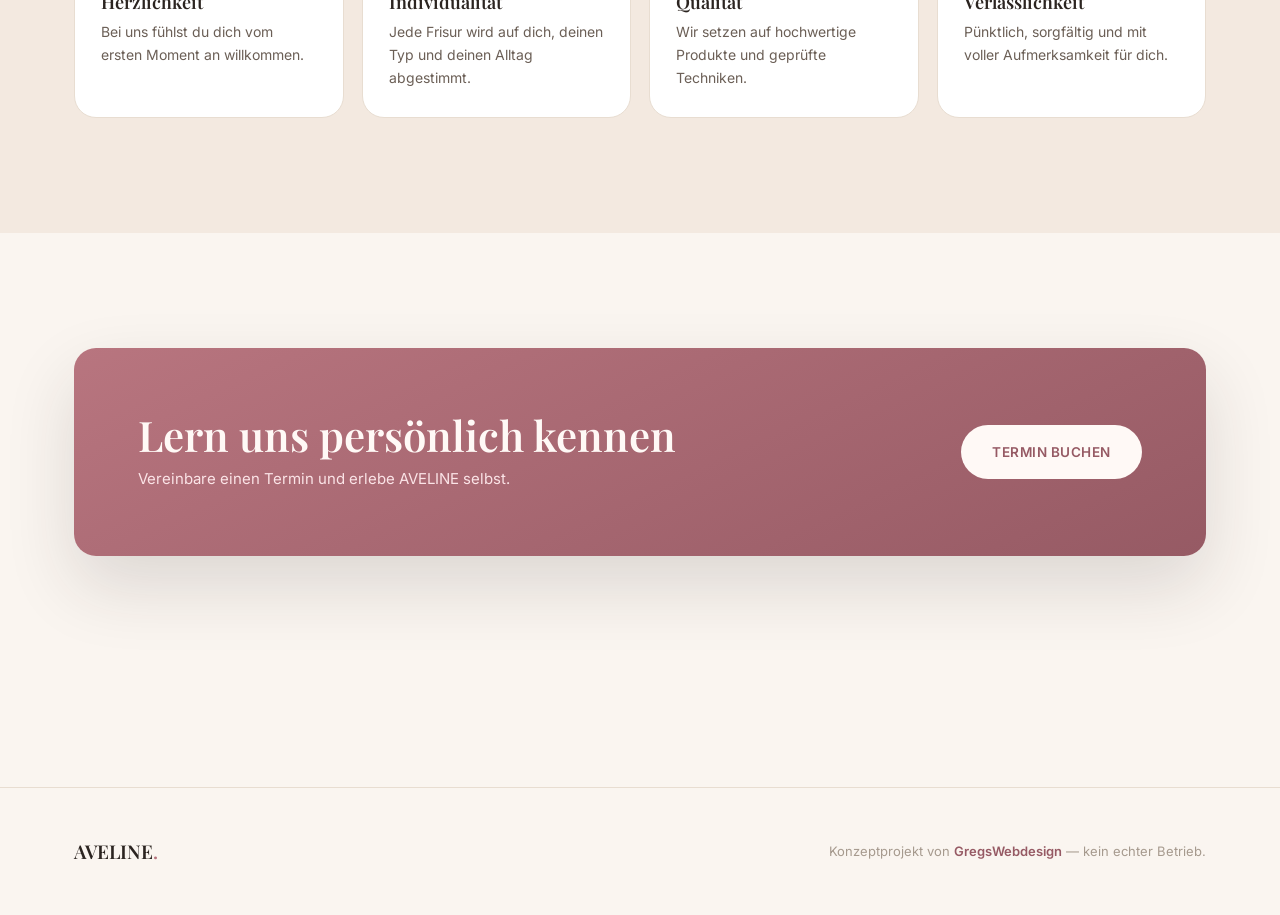
<file: Demo-Damensalon/ueber-uns.html>
<!DOCTYPE html>
<html lang="de-CH">
<head>
<meta charset="UTF-8">
<meta name="viewport" content="width=device-width, initial-scale=1.0">
<title>Über uns – AVELINE Hair Studio (Konzeptprojekt)</title>
<meta name="description" content="Konzeptprojekt: Über-uns-Seite eines Damencoiffeurs in Zürich. Erstellt von GregsWebdesign als Beispielprojekt.">
<meta name="robots" content="noindex">
<link rel="preconnect" href="https://fonts.googleapis.com">
<link rel="preconnect" href="https://fonts.gstatic.com" crossorigin>
<link href="https://fonts.googleapis.com/css2?family=Playfair+Display:wght@500;600;700&family=Inter:wght@400;500;600;700;800&display=swap" rel="stylesheet">
<link rel="stylesheet" href="css/style.css">
</head>
<body>

<a href="#main" class="skip-link">Zum Inhalt springen</a>

<header class="site-header" id="siteHeader">
  <div class="demo-banner">
    <span>Konzeptprojekt von <a href="https://gregswebdesign.netlify.app" target="_blank" rel="noopener">GregsWebdesign</a> — kein echter Betrieb</span>
    <a href="https://gregswebdesign.netlify.app" class="demo-banner-btn" target="_blank" rel="noopener">
      ← Zur Hauptseite
    </a>
  </div>
  <div class="container">
    <a href="index.html" class="brand">AVELINE<span class="dot">.</span></a>

    <nav class="main-nav" aria-label="Hauptnavigation">
      <a href="index.html">Home</a>
      <a href="leistungen.html">Leistungen</a>
      <a href="ueber-uns.html" aria-current="page">Über uns</a>
      <a href="galerie.html">Galerie</a>
      <a href="kontakt.html">Kontakt</a>
    </nav>

    <div class="header-actions">
      <a href="kontakt.html" class="btn btn-primary btn-sm desktop-only">Termin buchen</a>
      <button class="nav-toggle" id="navToggle" aria-label="Menü öffnen" aria-expanded="false" aria-controls="mobileNav">
        <span></span>
      </button>
    </div>
  </div>
</header>

<nav class="mobile-nav" id="mobileNav" aria-label="Mobile Navigation">
  <a href="index.html">Home</a>
  <a href="leistungen.html">Leistungen</a>
  <a href="ueber-uns.html" aria-current="page">Über uns</a>
  <a href="galerie.html">Galerie</a>
  <a href="kontakt.html">Kontakt</a>
  <a href="kontakt.html" class="btn btn-primary btn-block">Termin buchen</a>
</nav>

<main id="main">

  <div class="page-head container">
    <span class="eyebrow">Über uns</span>
    <h1>Unser Salon in Zürich</h1>
    <p>Handwerk, Erfahrung und ein Gespür für das, was zu dir passt.</p>
  </div>

  <!-- ========== ABOUT ========== -->
  <section class="section-pad" style="padding-top:0;">
    <div class="container about-wrap">
      <div class="about-visual reveal">
        <img src="Bilder/about-salon.jpg" alt="Stylistin schneidet einer lächelnden Kundin die Haare" loading="eager">
      </div>
      <div class="about-text reveal">
        <span class="eyebrow">Philosophie</span>
        <h2 style="font-size:clamp(30px,3.6vw,44px); margin-bottom:22px;">Mehr als nur ein Haarschnitt</h2>
        <p>AVELINE Hair Studio ist ein Ort, an dem du durchatmen kannst. Wir kombinieren fundiertes Handwerk mit einem offenen Ohr — jede Behandlung beginnt mit einem echten Gespräch über deine Wünsche und deinen Alltag.</p>
        <p>Ob dezente Auffrischung oder komplette Typveränderung: Wir begleiten dich mit Erfahrung, Geduld und einem Auge fürs Detail.</p>
        <div class="about-stats">
          <div>
            <strong>Persönlich</strong>
            <span>Individuelle Beratung</span>
          </div>
          <div>
            <strong>Erfahren</strong>
            <span>Geschultes Team</span>
          </div>
          <div>
            <strong>Hochwertig</strong>
            <span>Premium-Produkte</span>
          </div>
        </div>
      </div>
    </div>
  </section>

  <!-- ========== WERTE ========== -->
  <section class="section-pad" style="background:var(--bg-alt);">
    <div class="container">
      <div class="section-head center">
        <span class="eyebrow">Was uns wichtig ist</span>
        <h2>Unsere Grundsätze</h2>
      </div>
      <div class="usp-grid reveal-stagger">
        <div class="card usp-card">
          <div class="usp-icon">
            <svg width="20" height="20" viewBox="0 0 24 24" fill="none" stroke="currentColor" stroke-width="1.8" stroke-linecap="round" stroke-linejoin="round"><path d="M12 21s-7-4.35-9.5-8.5C.8 8.6 2.4 5 6 5c2 0 3.5 1.2 4 2.5C10.5 6.2 12 5 14 5c3.6 0 5.2 3.6 3.5 7.5C15 16.65 12 21 12 21z"/></svg>
          </div>
          <h3>Herzlichkeit</h3>
          <p>Bei uns fühlst du dich vom ersten Moment an willkommen.</p>
        </div>
        <div class="card usp-card">
          <div class="usp-icon">
            <svg width="20" height="20" viewBox="0 0 24 24" fill="none" stroke="currentColor" stroke-width="1.8" stroke-linecap="round" stroke-linejoin="round"><circle cx="12" cy="8" r="4"/><path d="M4 21v-1a8 8 0 0 1 16 0v1"/></svg>
          </div>
          <h3>Individualität</h3>
          <p>Jede Frisur wird auf dich, deinen Typ und deinen Alltag abgestimmt.</p>
        </div>
        <div class="card usp-card">
          <div class="usp-icon">
            <svg width="20" height="20" viewBox="0 0 24 24" fill="none" stroke="currentColor" stroke-width="1.8" stroke-linecap="round" stroke-linejoin="round"><path d="M3 3v18h18"/><path d="M7 14l4-4 3 3 5-6"/></svg>
          </div>
          <h3>Qualität</h3>
          <p>Wir setzen auf hochwertige Produkte und geprüfte Techniken.</p>
        </div>
        <div class="card usp-card">
          <div class="usp-icon">
            <svg width="20" height="20" viewBox="0 0 24 24" fill="none" stroke="currentColor" stroke-width="1.8" stroke-linecap="round" stroke-linejoin="round"><circle cx="12" cy="12" r="9"/><path d="M12 7v5l3 3"/></svg>
          </div>
          <h3>Verlässlichkeit</h3>
          <p>Pünktlich, sorgfältig und mit voller Aufmerksamkeit für dich.</p>
        </div>
      </div>
    </div>
  </section>

  <!-- ========== CTA ========== -->
  <section class="section-pad">
    <div class="container">
      <div class="cta-band reveal">
        <div>
          <h2>Lern uns persönlich kennen</h2>
          <p>Vereinbare einen Termin und erlebe AVELINE selbst.</p>
        </div>
        <a href="kontakt.html" class="btn btn-primary">Termin buchen</a>
      </div>
    </div>
  </section>

</main>

<footer class="site-footer">
  <div class="container footer-inner">
    <span class="footer-brand">AVELINE<span style="color:var(--accent);">.</span></span>
    <span class="footer-credit">Konzeptprojekt von <a href="https://gregswebdesign.netlify.app" target="_blank" rel="noopener">GregsWebdesign</a> — kein echter Betrieb.</span>
  </div>
</footer>

<script src="js/script.js"></script>
</body>
</html>
</file>
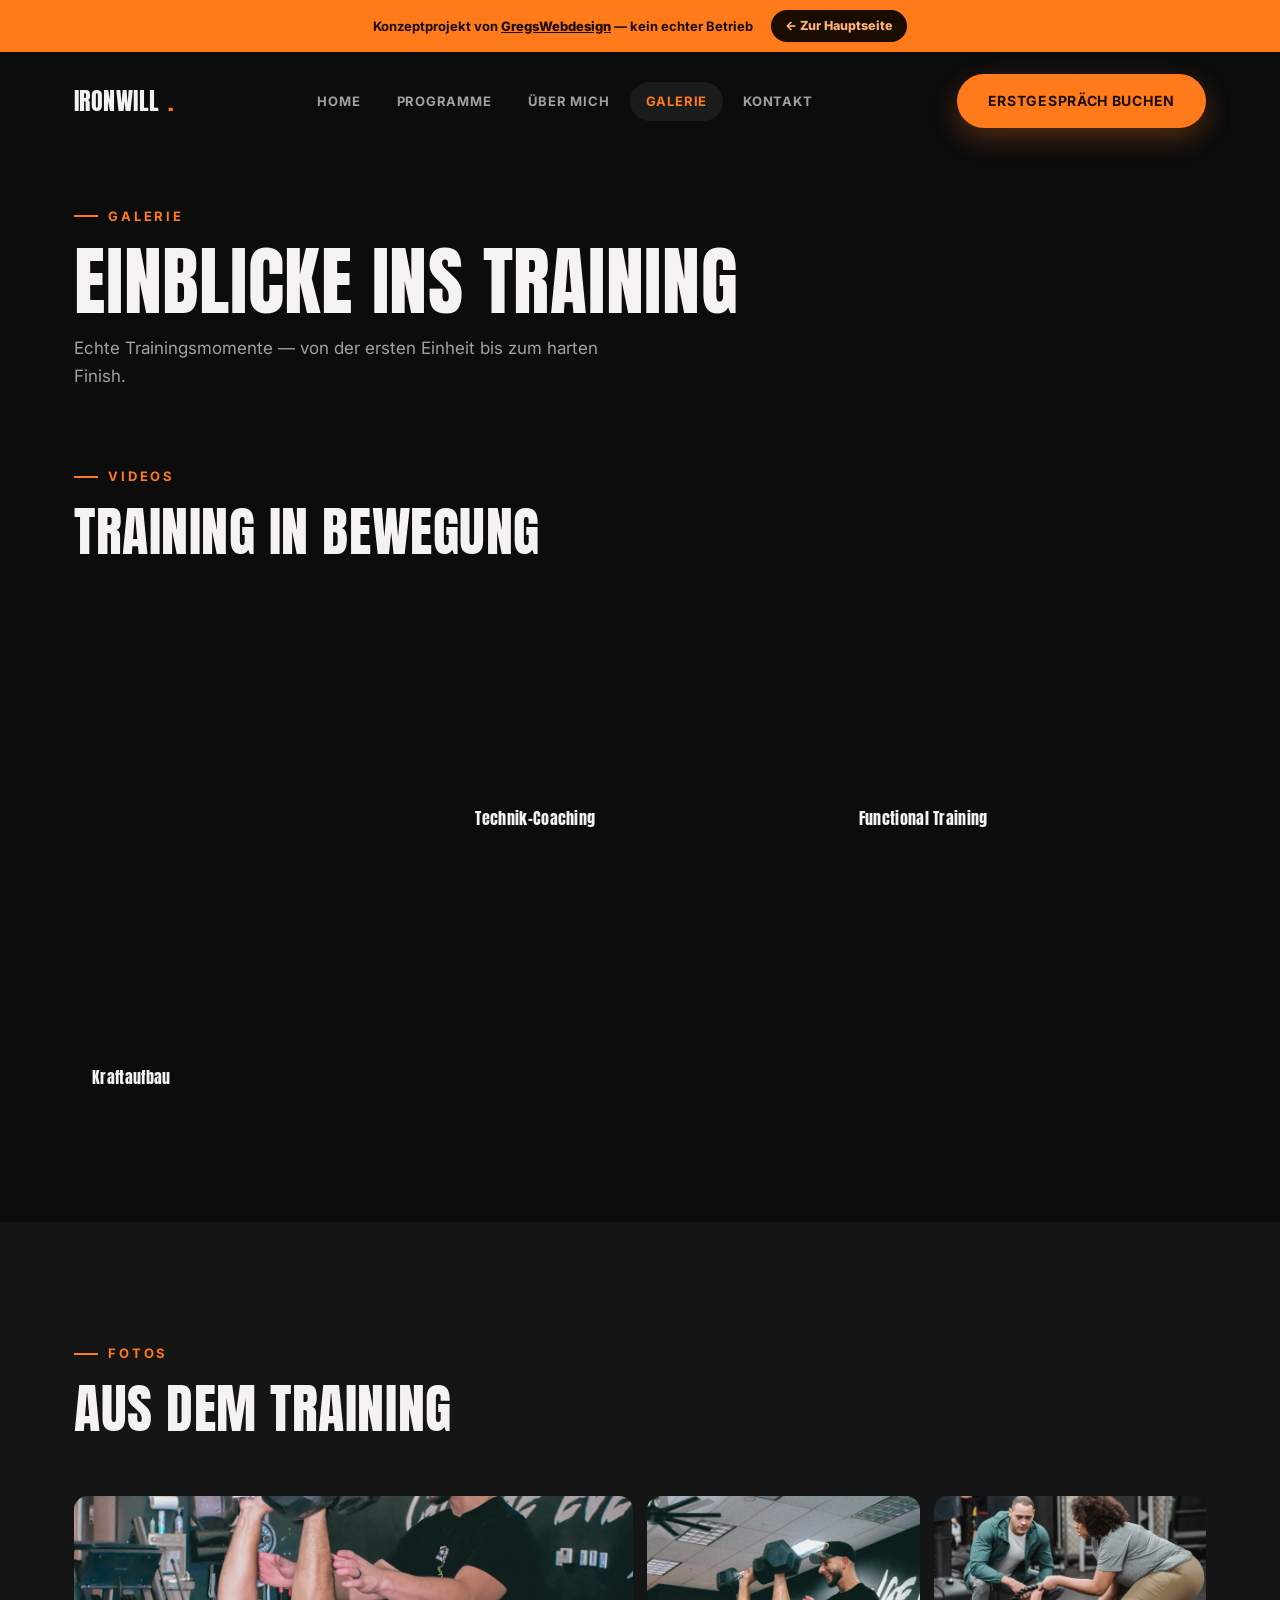
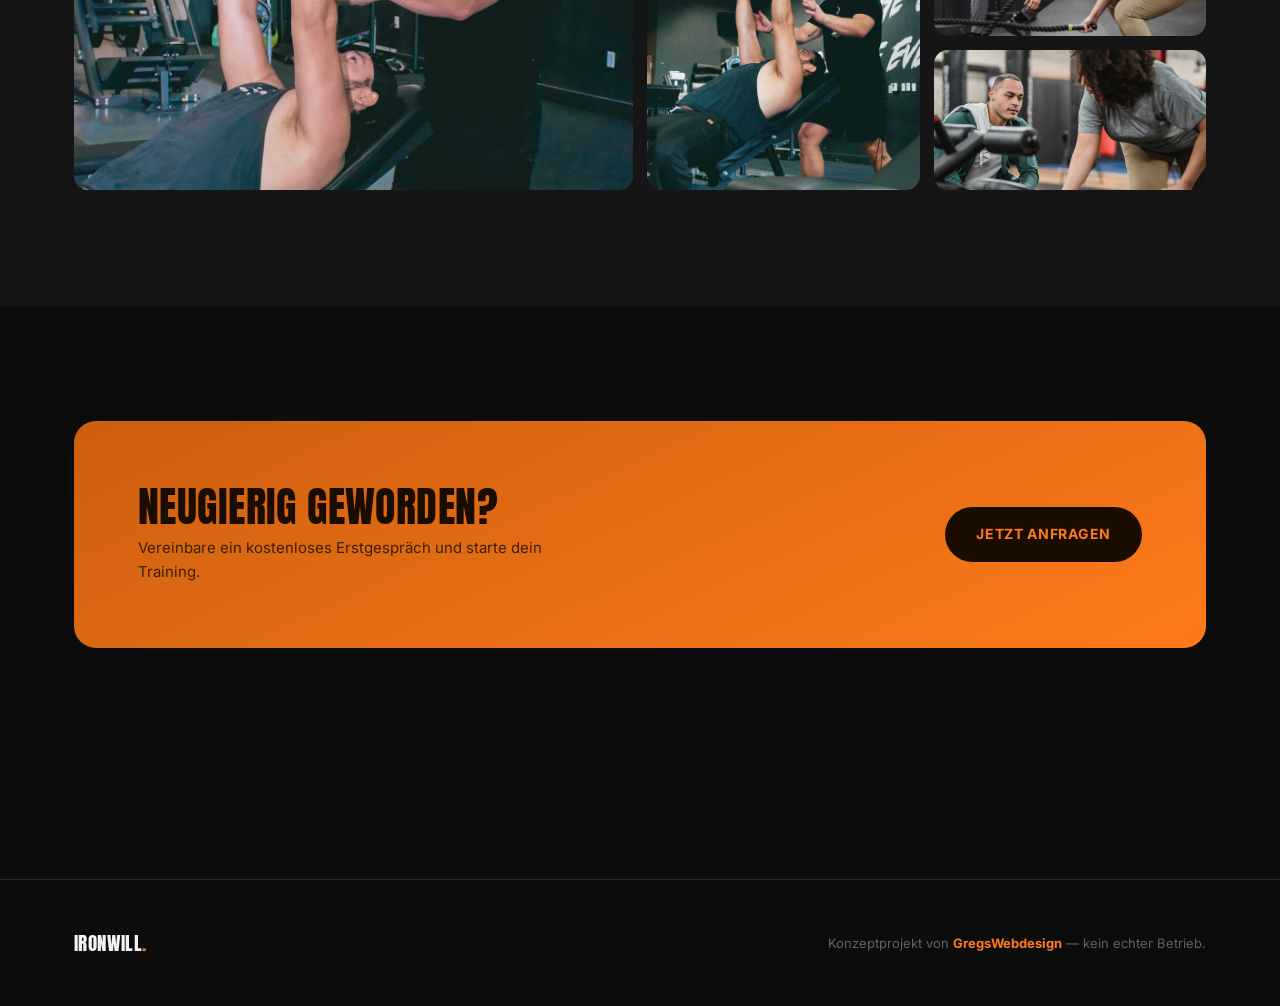
<file: Demo-PersonalTrainer/galerie.html>
<!DOCTYPE html>
<html lang="de-CH">
<head>
<meta charset="UTF-8">
<meta name="viewport" content="width=device-width, initial-scale=1.0">
<title>Galerie – IRONWILL Coaching (Konzeptprojekt)</title>
<meta name="description" content="Konzeptprojekt: Bilder- und Video-Galerie eines Personal Trainers in Zürich. Erstellt von GregsWebdesign als Beispielprojekt.">
<meta name="robots" content="noindex">
<link rel="preconnect" href="https://fonts.googleapis.com">
<link rel="preconnect" href="https://fonts.gstatic.com" crossorigin>
<link href="https://fonts.googleapis.com/css2?family=Anton&family=Inter:wght@400;500;600;700;800&display=swap" rel="stylesheet">
<link rel="stylesheet" href="css/style.css">
</head>
<body>

<a href="#main" class="skip-link">Zum Inhalt springen</a>

<header class="site-header" id="siteHeader">
  <div class="demo-banner">
    <span>Konzeptprojekt von <a href="https://gregswebdesign.netlify.app" target="_blank" rel="noopener">GregsWebdesign</a> — kein echter Betrieb</span>
    <a href="https://gregswebdesign.netlify.app" class="demo-banner-btn" target="_blank" rel="noopener">
      ← Zur Hauptseite
    </a>
  </div>
  <div class="container">
    <a href="index.html" class="brand">IRONWILL<span class="dot">.</span></a>

    <nav class="main-nav" aria-label="Hauptnavigation">
      <a href="index.html">Home</a>
      <a href="programme.html">Programme</a>
      <a href="ueber-mich.html">Über mich</a>
      <a href="galerie.html" aria-current="page">Galerie</a>
      <a href="kontakt.html">Kontakt</a>
    </nav>

    <div class="header-actions">
      <a href="kontakt.html" class="btn btn-primary btn-sm desktop-only">Erstgespräch buchen</a>
      <button class="nav-toggle" id="navToggle" aria-label="Menü öffnen" aria-expanded="false" aria-controls="mobileNav">
        <span></span>
      </button>
    </div>
  </div>
</header>

<nav class="mobile-nav" id="mobileNav" aria-label="Mobile Navigation">
  <a href="index.html">Home</a>
  <a href="programme.html">Programme</a>
  <a href="ueber-mich.html">Über mich</a>
  <a href="galerie.html" aria-current="page">Galerie</a>
  <a href="kontakt.html">Kontakt</a>
  <a href="kontakt.html" class="btn btn-primary btn-block">Erstgespräch buchen</a>
</nav>

<main id="main">

  <div class="page-head container">
    <span class="eyebrow">Galerie</span>
    <h1>Einblicke ins Training</h1>
    <p>Echte Trainingsmomente — von der ersten Einheit bis zum harten Finish.</p>
  </div>

  <!-- ========== VIDEOS ========== -->
  <section class="section-pad" style="padding-top:0;">
    <div class="container">
      <div class="section-head">
        <span class="eyebrow">Videos</span>
        <h2>Training in Bewegung</h2>
      </div>
      <div class="video-grid reveal-stagger">
        <div class="video-item v-portrait">
          <video src="Videos/training-1.mp4" autoplay muted loop playsinline preload="auto"></video>
          <div class="video-caption">Kraftaufbau</div>
        </div>
        <div class="video-item v-landscape">
          <video src="Videos/training-2.mp4" autoplay muted loop playsinline preload="auto"></video>
          <div class="video-caption">Technik-Coaching</div>
        </div>
        <div class="video-item v-landscape">
          <video src="Videos/training-3.mp4" autoplay muted loop playsinline preload="auto"></video>
          <div class="video-caption">Functional Training</div>
        </div>
      </div>
    </div>
  </section>

  <!-- ========== FOTOS ========== -->
  <section class="section-pad" style="background:var(--bg-alt);">
    <div class="container">
      <div class="section-head">
        <span class="eyebrow">Fotos</span>
        <h2>Aus dem Training</h2>
      </div>
      <div class="gallery-grid">
        <div class="gallery-item g-large">
          <img src="Bilder/hero-training.jpg" alt="Personal Trainer coacht einen Klienten beim Bankdrücken" loading="lazy">
        </div>
        <div class="gallery-item g-tall">
          <img src="Bilder/about-trainer.jpg" alt="Personal Trainer coacht einen Klienten lächelnd beim Krafttraining" loading="lazy">
        </div>
        <div class="gallery-item">
          <img src="Bilder/gallery-ropes.jpg" alt="Coaching beim Battle-Rope-Training im Freien" loading="lazy">
        </div>
        <div class="gallery-item">
          <img src="Bilder/gallery-coaching.jpg" alt="Nahaufnahme eines Coachings mit Kurzhanteln" loading="lazy">
        </div>
      </div>
    </div>
  </section>

  <!-- ========== CTA ========== -->
  <section class="section-pad">
    <div class="container">
      <div class="cta-band reveal">
        <div>
          <h2>Neugierig geworden?</h2>
          <p>Vereinbare ein kostenloses Erstgespräch und starte dein Training.</p>
        </div>
        <a href="kontakt.html" class="btn btn-primary">Jetzt anfragen</a>
      </div>
    </div>
  </section>

</main>

<footer class="site-footer">
  <div class="container footer-inner">
    <span class="footer-brand">IRONWILL<span style="color:var(--accent);">.</span></span>
    <span class="footer-credit">Konzeptprojekt von <a href="https://gregswebdesign.netlify.app" target="_blank" rel="noopener">GregsWebdesign</a> — kein echter Betrieb.</span>
  </div>
</footer>

<script src="js/script.js"></script>
</body>
</html>
</file>
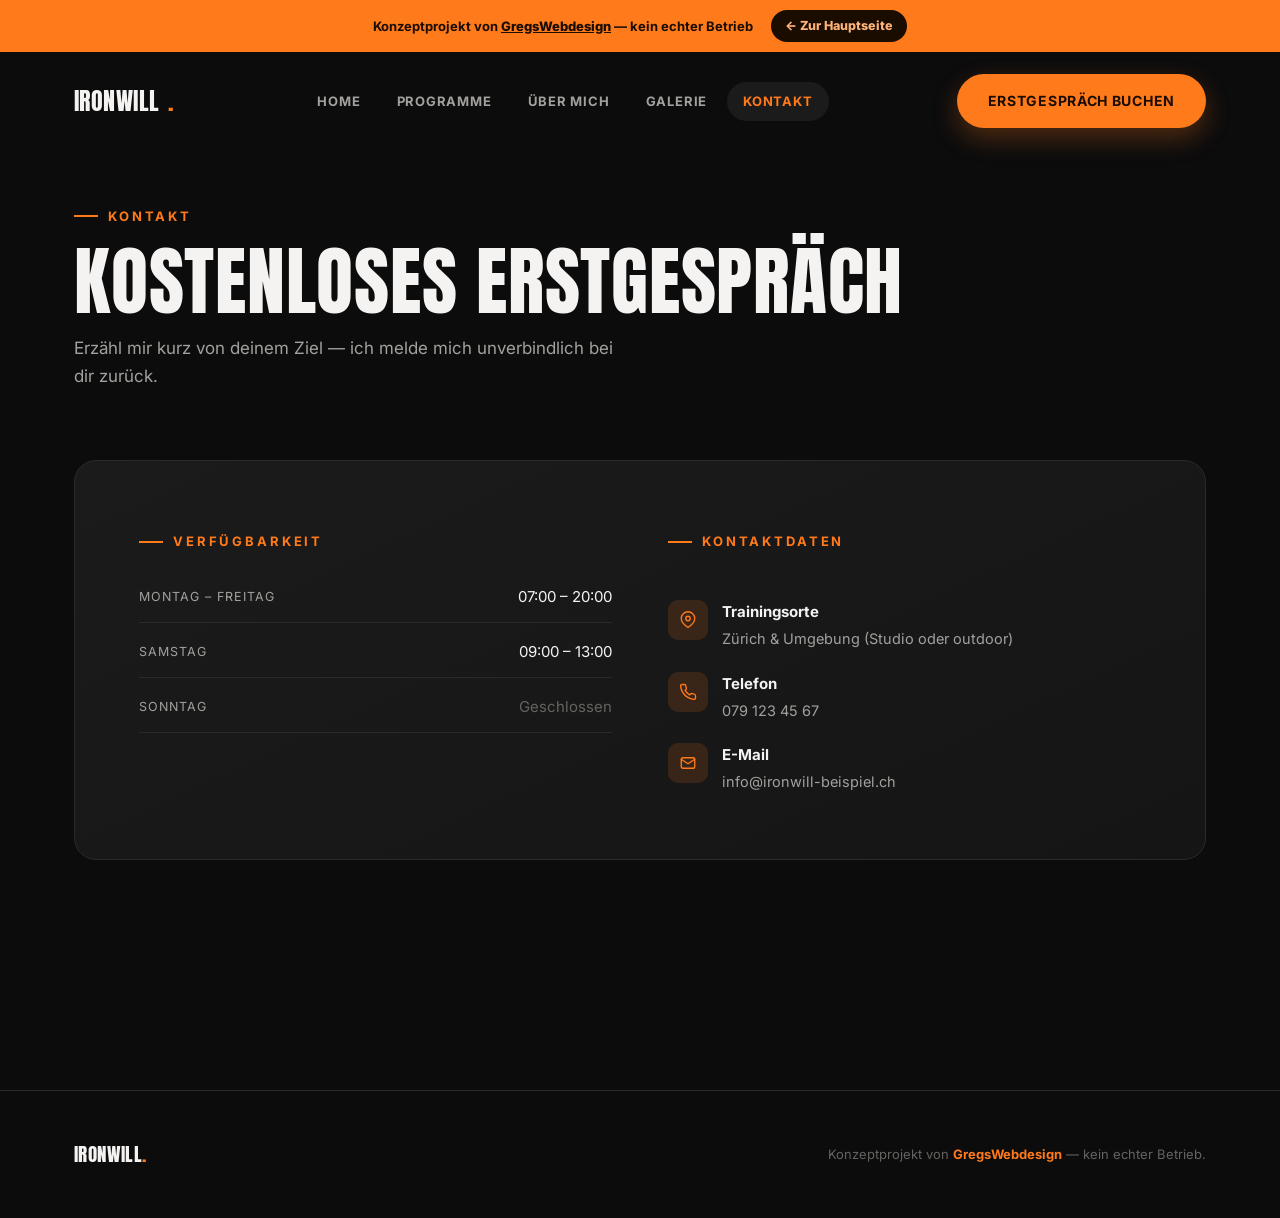
<file: Demo-PersonalTrainer/kontakt.html>
<!DOCTYPE html>
<html lang="de-CH">
<head>
<meta charset="UTF-8">
<meta name="viewport" content="width=device-width, initial-scale=1.0">
<title>Kontakt – IRONWILL Coaching (Konzeptprojekt)</title>
<meta name="description" content="Konzeptprojekt: Kontaktseite eines Personal Trainers in Zürich. Erstellt von GregsWebdesign als Beispielprojekt.">
<meta name="robots" content="noindex">
<link rel="preconnect" href="https://fonts.googleapis.com">
<link rel="preconnect" href="https://fonts.gstatic.com" crossorigin>
<link href="https://fonts.googleapis.com/css2?family=Anton&family=Inter:wght@400;500;600;700;800&display=swap" rel="stylesheet">
<link rel="stylesheet" href="css/style.css">
</head>
<body>

<a href="#main" class="skip-link">Zum Inhalt springen</a>

<header class="site-header" id="siteHeader">
  <div class="demo-banner">
    <span>Konzeptprojekt von <a href="https://gregswebdesign.netlify.app" target="_blank" rel="noopener">GregsWebdesign</a> — kein echter Betrieb</span>
    <a href="https://gregswebdesign.netlify.app" class="demo-banner-btn" target="_blank" rel="noopener">
      ← Zur Hauptseite
    </a>
  </div>
  <div class="container">
    <a href="index.html" class="brand">IRONWILL<span class="dot">.</span></a>

    <nav class="main-nav" aria-label="Hauptnavigation">
      <a href="index.html">Home</a>
      <a href="programme.html">Programme</a>
      <a href="ueber-mich.html">Über mich</a>
      <a href="galerie.html">Galerie</a>
      <a href="kontakt.html" aria-current="page">Kontakt</a>
    </nav>

    <div class="header-actions">
      <a href="kontakt.html" class="btn btn-primary btn-sm desktop-only">Erstgespräch buchen</a>
      <button class="nav-toggle" id="navToggle" aria-label="Menü öffnen" aria-expanded="false" aria-controls="mobileNav">
        <span></span>
      </button>
    </div>
  </div>
</header>

<nav class="mobile-nav" id="mobileNav" aria-label="Mobile Navigation">
  <a href="index.html">Home</a>
  <a href="programme.html">Programme</a>
  <a href="ueber-mich.html">Über mich</a>
  <a href="galerie.html">Galerie</a>
  <a href="kontakt.html" aria-current="page">Kontakt</a>
  <a href="kontakt.html" class="btn btn-primary btn-block">Erstgespräch buchen</a>
</nav>

<main id="main">

  <div class="page-head container">
    <span class="eyebrow">Kontakt</span>
    <h1>Kostenloses Erstgespräch</h1>
    <p>Erzähl mir kurz von deinem Ziel — ich melde mich unverbindlich bei dir zurück.</p>
  </div>

  <!-- ========== KONTAKT ========== -->
  <section class="section-pad" style="padding-top:0;">
    <div class="container">
      <div class="contact-wrap reveal">
        <div>
          <span class="eyebrow" style="margin-bottom:20px;">Verfügbarkeit</span>
          <div class="hours-list">
            <div class="hours-row"><span>Montag – Freitag</span><span>07:00 – 20:00</span></div>
            <div class="hours-row"><span>Samstag</span><span>09:00 – 13:00</span></div>
            <div class="hours-row closed"><span>Sonntag</span><span>Geschlossen</span></div>
          </div>
        </div>

        <div>
          <span class="eyebrow" style="margin-bottom:20px;">Kontaktdaten</span>
          <div class="contact-info-list">
            <div class="contact-info-item">
              <div class="contact-info-icon">
                <svg width="18" height="18" viewBox="0 0 24 24" fill="none" stroke="currentColor" stroke-width="1.8" stroke-linecap="round" stroke-linejoin="round"><path d="M21 10c0 6-9 12-9 12s-9-6-9-12a9 9 0 0 1 18 0z"/><circle cx="12" cy="10" r="3"/></svg>
              </div>
              <div>
                <strong>Trainingsorte</strong>
                <span>Zürich &amp; Umgebung (Studio oder outdoor)</span>
              </div>
            </div>
            <div class="contact-info-item">
              <div class="contact-info-icon">
                <svg width="18" height="18" viewBox="0 0 24 24" fill="none" stroke="currentColor" stroke-width="1.8" stroke-linecap="round" stroke-linejoin="round"><path d="M22 16.92v3a2 2 0 0 1-2.18 2 19.79 19.79 0 0 1-8.63-3.07 19.5 19.5 0 0 1-6-6 19.79 19.79 0 0 1-3.07-8.67A2 2 0 0 1 4.11 2h3a2 2 0 0 1 2 1.72c.127.96.362 1.903.7 2.81a2 2 0 0 1-.45 2.11L8.09 9.91a16 16 0 0 0 6 6l1.27-1.27a2 2 0 0 1 2.11-.45c.907.338 1.85.573 2.81.7A2 2 0 0 1 22 16.92z"/></svg>
              </div>
              <div>
                <strong>Telefon</strong>
                <a href="tel:+41791234567">079 123 45 67</a>
              </div>
            </div>
            <div class="contact-info-item">
              <div class="contact-info-icon">
                <svg width="18" height="18" viewBox="0 0 24 24" fill="none" stroke="currentColor" stroke-width="1.8" stroke-linecap="round" stroke-linejoin="round"><path d="M4 4h16v16H4z" opacity="0"/><path d="m3 7 9 6 9-6"/><rect x="3" y="5" width="18" height="14" rx="2"/></svg>
              </div>
              <div>
                <strong>E-Mail</strong>
                <a href="mailto:info@ironwill-beispiel.ch">info@ironwill-beispiel.ch</a>
              </div>
            </div>
          </div>
        </div>
      </div>
    </div>
  </section>

</main>

<footer class="site-footer">
  <div class="container footer-inner">
    <span class="footer-brand">IRONWILL<span style="color:var(--accent);">.</span></span>
    <span class="footer-credit">Konzeptprojekt von <a href="https://gregswebdesign.netlify.app" target="_blank" rel="noopener">GregsWebdesign</a> — kein echter Betrieb.</span>
  </div>
</footer>

<script src="js/script.js"></script>
</body>
</html>
</file>
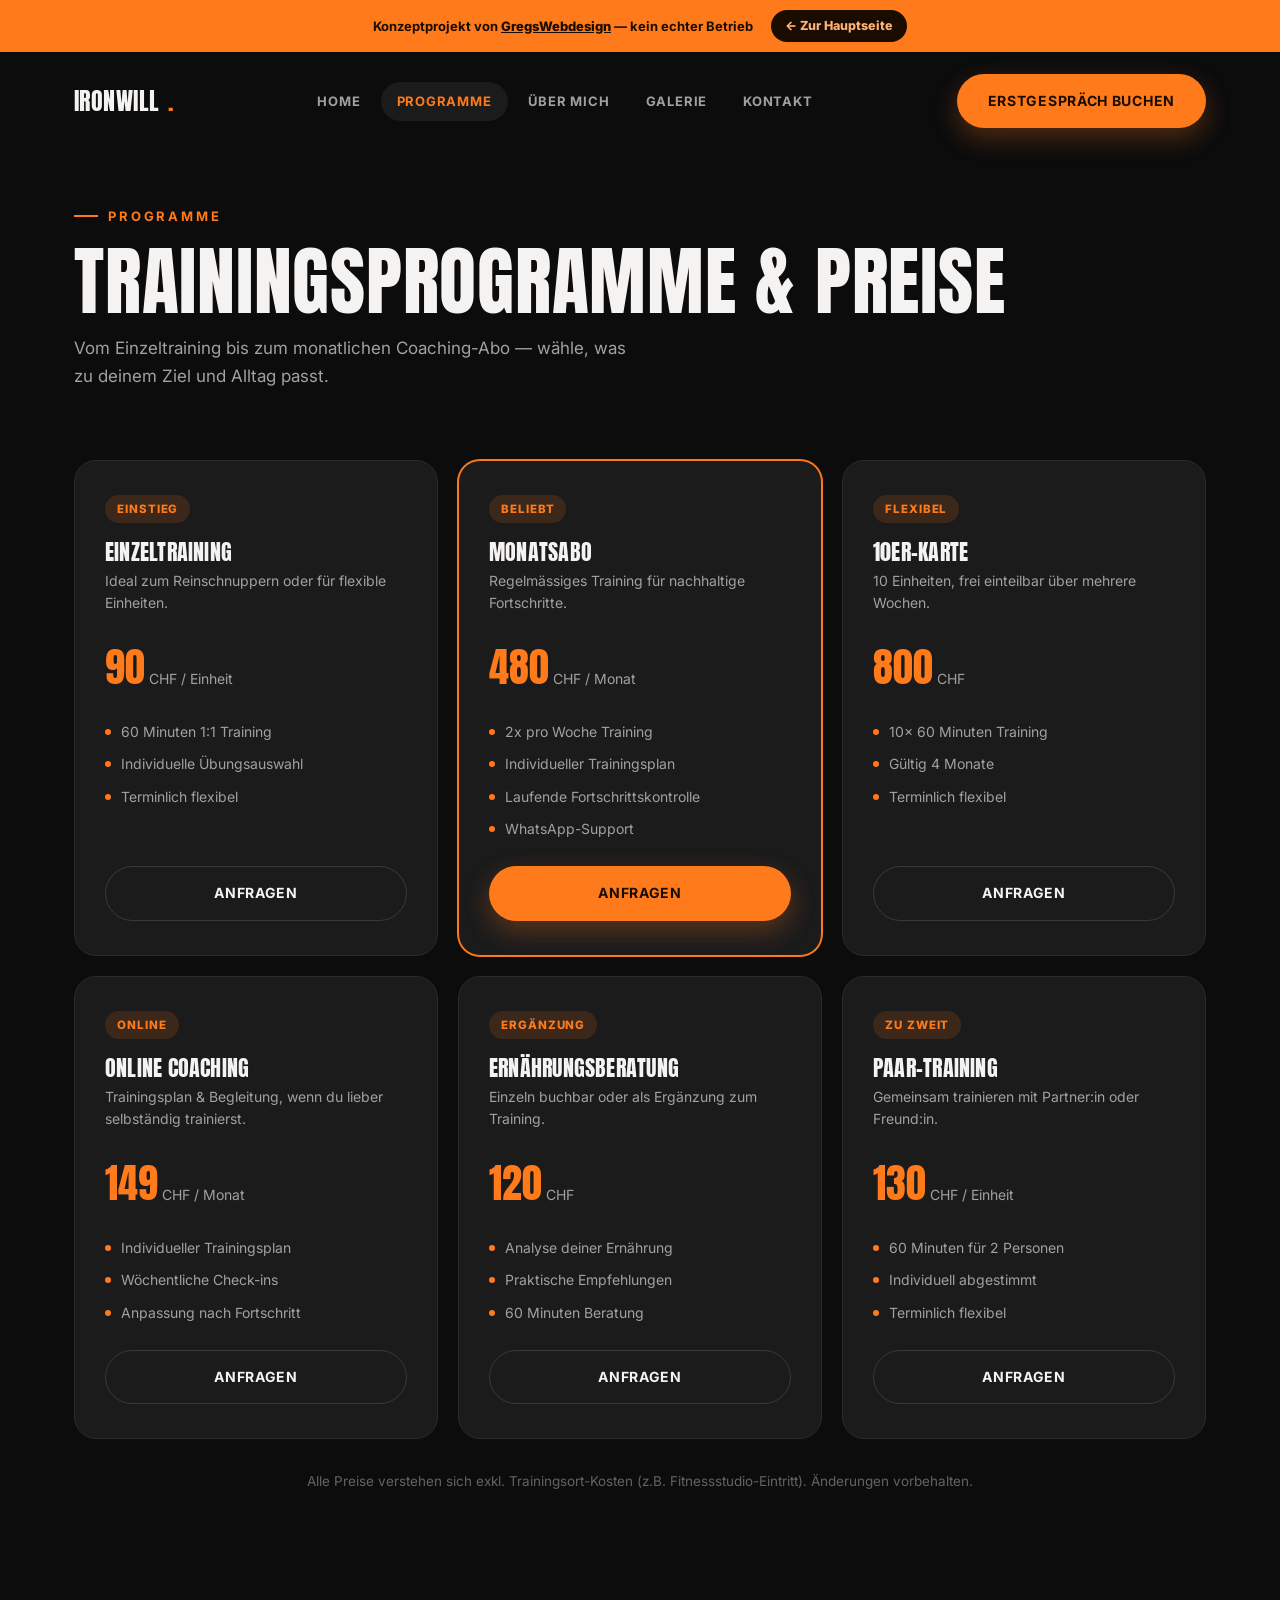
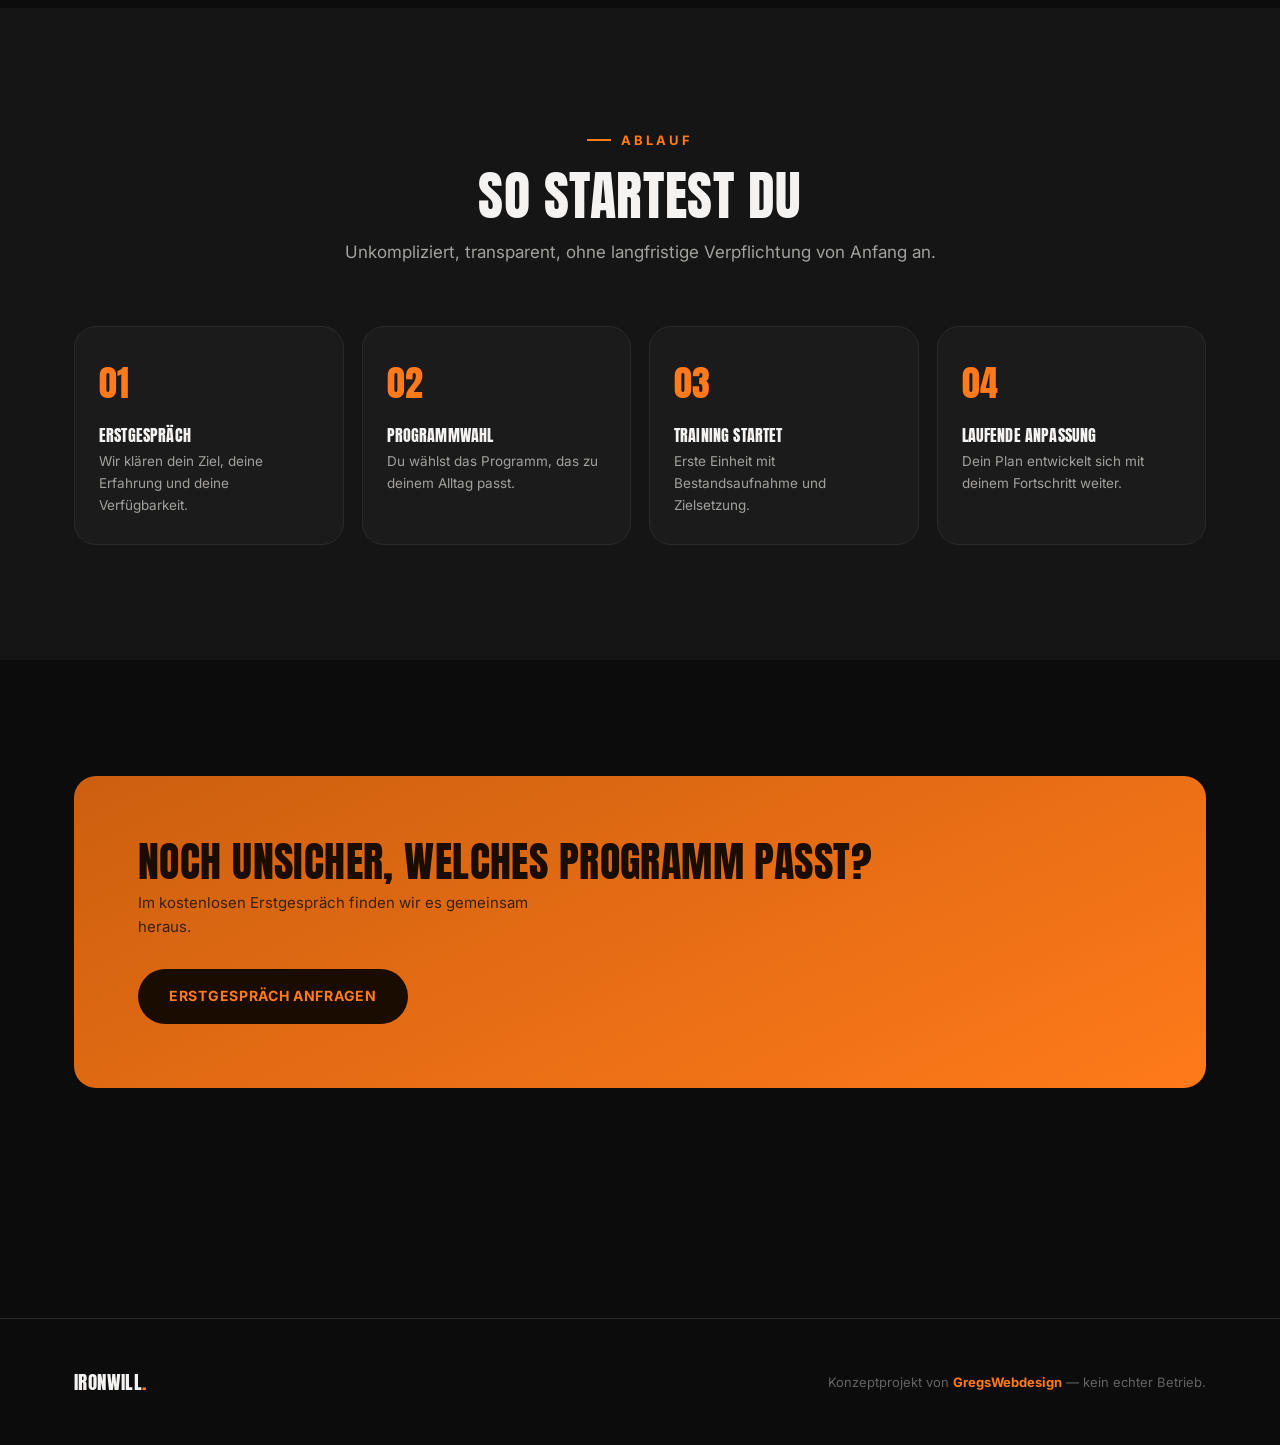
<file: Demo-PersonalTrainer/programme.html>
<!DOCTYPE html>
<html lang="de-CH">
<head>
<meta charset="UTF-8">
<meta name="viewport" content="width=device-width, initial-scale=1.0">
<title>Trainingsprogramme – IRONWILL Coaching (Konzeptprojekt)</title>
<meta name="description" content="Konzeptprojekt: Trainingsprogramme und Preise eines Personal Trainers in Zürich. Erstellt von GregsWebdesign als Beispielprojekt.">
<meta name="robots" content="noindex">
<link rel="preconnect" href="https://fonts.googleapis.com">
<link rel="preconnect" href="https://fonts.gstatic.com" crossorigin>
<link href="https://fonts.googleapis.com/css2?family=Anton&family=Inter:wght@400;500;600;700;800&display=swap" rel="stylesheet">
<link rel="stylesheet" href="css/style.css">
</head>
<body>

<a href="#main" class="skip-link">Zum Inhalt springen</a>

<header class="site-header" id="siteHeader">
  <div class="demo-banner">
    <span>Konzeptprojekt von <a href="https://gregswebdesign.netlify.app" target="_blank" rel="noopener">GregsWebdesign</a> — kein echter Betrieb</span>
    <a href="https://gregswebdesign.netlify.app" class="demo-banner-btn" target="_blank" rel="noopener">
      ← Zur Hauptseite
    </a>
  </div>
  <div class="container">
    <a href="index.html" class="brand">IRONWILL<span class="dot">.</span></a>

    <nav class="main-nav" aria-label="Hauptnavigation">
      <a href="index.html">Home</a>
      <a href="programme.html" aria-current="page">Programme</a>
      <a href="ueber-mich.html">Über mich</a>
      <a href="galerie.html">Galerie</a>
      <a href="kontakt.html">Kontakt</a>
    </nav>

    <div class="header-actions">
      <a href="kontakt.html" class="btn btn-primary btn-sm desktop-only">Erstgespräch buchen</a>
      <button class="nav-toggle" id="navToggle" aria-label="Menü öffnen" aria-expanded="false" aria-controls="mobileNav">
        <span></span>
      </button>
    </div>
  </div>
</header>

<nav class="mobile-nav" id="mobileNav" aria-label="Mobile Navigation">
  <a href="index.html">Home</a>
  <a href="programme.html" aria-current="page">Programme</a>
  <a href="ueber-mich.html">Über mich</a>
  <a href="galerie.html">Galerie</a>
  <a href="kontakt.html">Kontakt</a>
  <a href="kontakt.html" class="btn btn-primary btn-block">Erstgespräch buchen</a>
</nav>

<main id="main">

  <div class="page-head container">
    <span class="eyebrow">Programme</span>
    <h1>Trainingsprogramme &amp; Preise</h1>
    <p>Vom Einzeltraining bis zum monatlichen Coaching-Abo — wähle, was zu deinem Ziel und Alltag passt.</p>
  </div>

  <!-- ========== PRICING ========== -->
  <section class="section-pad" style="padding-top:0;">
    <div class="container">
      <div class="pricing-grid reveal-stagger">
        <div class="card pricing-card">
          <span class="pricing-badge">Einstieg</span>
          <h3>Einzeltraining</h3>
          <p class="pricing-desc">Ideal zum Reinschnuppern oder für flexible Einheiten.</p>
          <div class="pricing-price">90<span> CHF / Einheit</span></div>
          <ul class="pricing-features">
            <li>60 Minuten 1:1 Training</li>
            <li>Individuelle Übungsauswahl</li>
            <li>Terminlich flexibel</li>
          </ul>
          <a href="kontakt.html" class="btn btn-secondary btn-block">Anfragen</a>
        </div>

        <div class="card pricing-card is-highlight">
          <span class="pricing-badge">Beliebt</span>
          <h3>Monatsabo</h3>
          <p class="pricing-desc">Regelmässiges Training für nachhaltige Fortschritte.</p>
          <div class="pricing-price">480<span> CHF / Monat</span></div>
          <ul class="pricing-features">
            <li>2x pro Woche Training</li>
            <li>Individueller Trainingsplan</li>
            <li>Laufende Fortschrittskontrolle</li>
            <li>WhatsApp-Support</li>
          </ul>
          <a href="kontakt.html" class="btn btn-primary btn-block">Anfragen</a>
        </div>

        <div class="card pricing-card">
          <span class="pricing-badge">Flexibel</span>
          <h3>10er-Karte</h3>
          <p class="pricing-desc">10 Einheiten, frei einteilbar über mehrere Wochen.</p>
          <div class="pricing-price">800<span> CHF</span></div>
          <ul class="pricing-features">
            <li>10x 60 Minuten Training</li>
            <li>Gültig 4 Monate</li>
            <li>Terminlich flexibel</li>
          </ul>
          <a href="kontakt.html" class="btn btn-secondary btn-block">Anfragen</a>
        </div>

        <div class="card pricing-card">
          <span class="pricing-badge">Online</span>
          <h3>Online Coaching</h3>
          <p class="pricing-desc">Trainingsplan &amp; Begleitung, wenn du lieber selbständig trainierst.</p>
          <div class="pricing-price">149<span> CHF / Monat</span></div>
          <ul class="pricing-features">
            <li>Individueller Trainingsplan</li>
            <li>Wöchentliche Check-ins</li>
            <li>Anpassung nach Fortschritt</li>
          </ul>
          <a href="kontakt.html" class="btn btn-secondary btn-block">Anfragen</a>
        </div>

        <div class="card pricing-card">
          <span class="pricing-badge">Ergänzung</span>
          <h3>Ernährungsberatung</h3>
          <p class="pricing-desc">Einzeln buchbar oder als Ergänzung zum Training.</p>
          <div class="pricing-price">120<span> CHF</span></div>
          <ul class="pricing-features">
            <li>Analyse deiner Ernährung</li>
            <li>Praktische Empfehlungen</li>
            <li>60 Minuten Beratung</li>
          </ul>
          <a href="kontakt.html" class="btn btn-secondary btn-block">Anfragen</a>
        </div>

        <div class="card pricing-card">
          <span class="pricing-badge">Zu zweit</span>
          <h3>Paar-Training</h3>
          <p class="pricing-desc">Gemeinsam trainieren mit Partner:in oder Freund:in.</p>
          <div class="pricing-price">130<span> CHF / Einheit</span></div>
          <ul class="pricing-features">
            <li>60 Minuten für 2 Personen</li>
            <li>Individuell abgestimmt</li>
            <li>Terminlich flexibel</li>
          </ul>
          <a href="kontakt.html" class="btn btn-secondary btn-block">Anfragen</a>
        </div>
      </div>
      <p class="services-note">Alle Preise verstehen sich exkl. Trainingsort-Kosten (z.B. Fitnessstudio-Eintritt). Änderungen vorbehalten.</p>
    </div>
  </section>

  <!-- ========== ABLAUF ========== -->
  <section class="section-pad" style="background:var(--bg-alt);">
    <div class="container">
      <div class="section-head center">
        <span class="eyebrow">Ablauf</span>
        <h2>So startest du</h2>
        <p>Unkompliziert, transparent, ohne langfristige Verpflichtung von Anfang an.</p>
      </div>
      <div class="process-grid reveal-stagger">
        <div class="card process-card">
          <div class="process-num">01</div>
          <h3>Erstgespräch</h3>
          <p>Wir klären dein Ziel, deine Erfahrung und deine Verfügbarkeit.</p>
        </div>
        <div class="card process-card">
          <div class="process-num">02</div>
          <h3>Programmwahl</h3>
          <p>Du wählst das Programm, das zu deinem Alltag passt.</p>
        </div>
        <div class="card process-card">
          <div class="process-num">03</div>
          <h3>Training startet</h3>
          <p>Erste Einheit mit Bestandsaufnahme und Zielsetzung.</p>
        </div>
        <div class="card process-card">
          <div class="process-num">04</div>
          <h3>Laufende Anpassung</h3>
          <p>Dein Plan entwickelt sich mit deinem Fortschritt weiter.</p>
        </div>
      </div>
    </div>
  </section>

  <!-- ========== CTA ========== -->
  <section class="section-pad">
    <div class="container">
      <div class="cta-band reveal">
        <div>
          <h2>Noch unsicher, welches Programm passt?</h2>
          <p>Im kostenlosen Erstgespräch finden wir es gemeinsam heraus.</p>
        </div>
        <a href="kontakt.html" class="btn btn-primary">Erstgespräch anfragen</a>
      </div>
    </div>
  </section>

</main>

<footer class="site-footer">
  <div class="container footer-inner">
    <span class="footer-brand">IRONWILL<span style="color:var(--accent);">.</span></span>
    <span class="footer-credit">Konzeptprojekt von <a href="https://gregswebdesign.netlify.app" target="_blank" rel="noopener">GregsWebdesign</a> — kein echter Betrieb.</span>
  </div>
</footer>

<script src="js/script.js"></script>
</body>
</html>
</file>
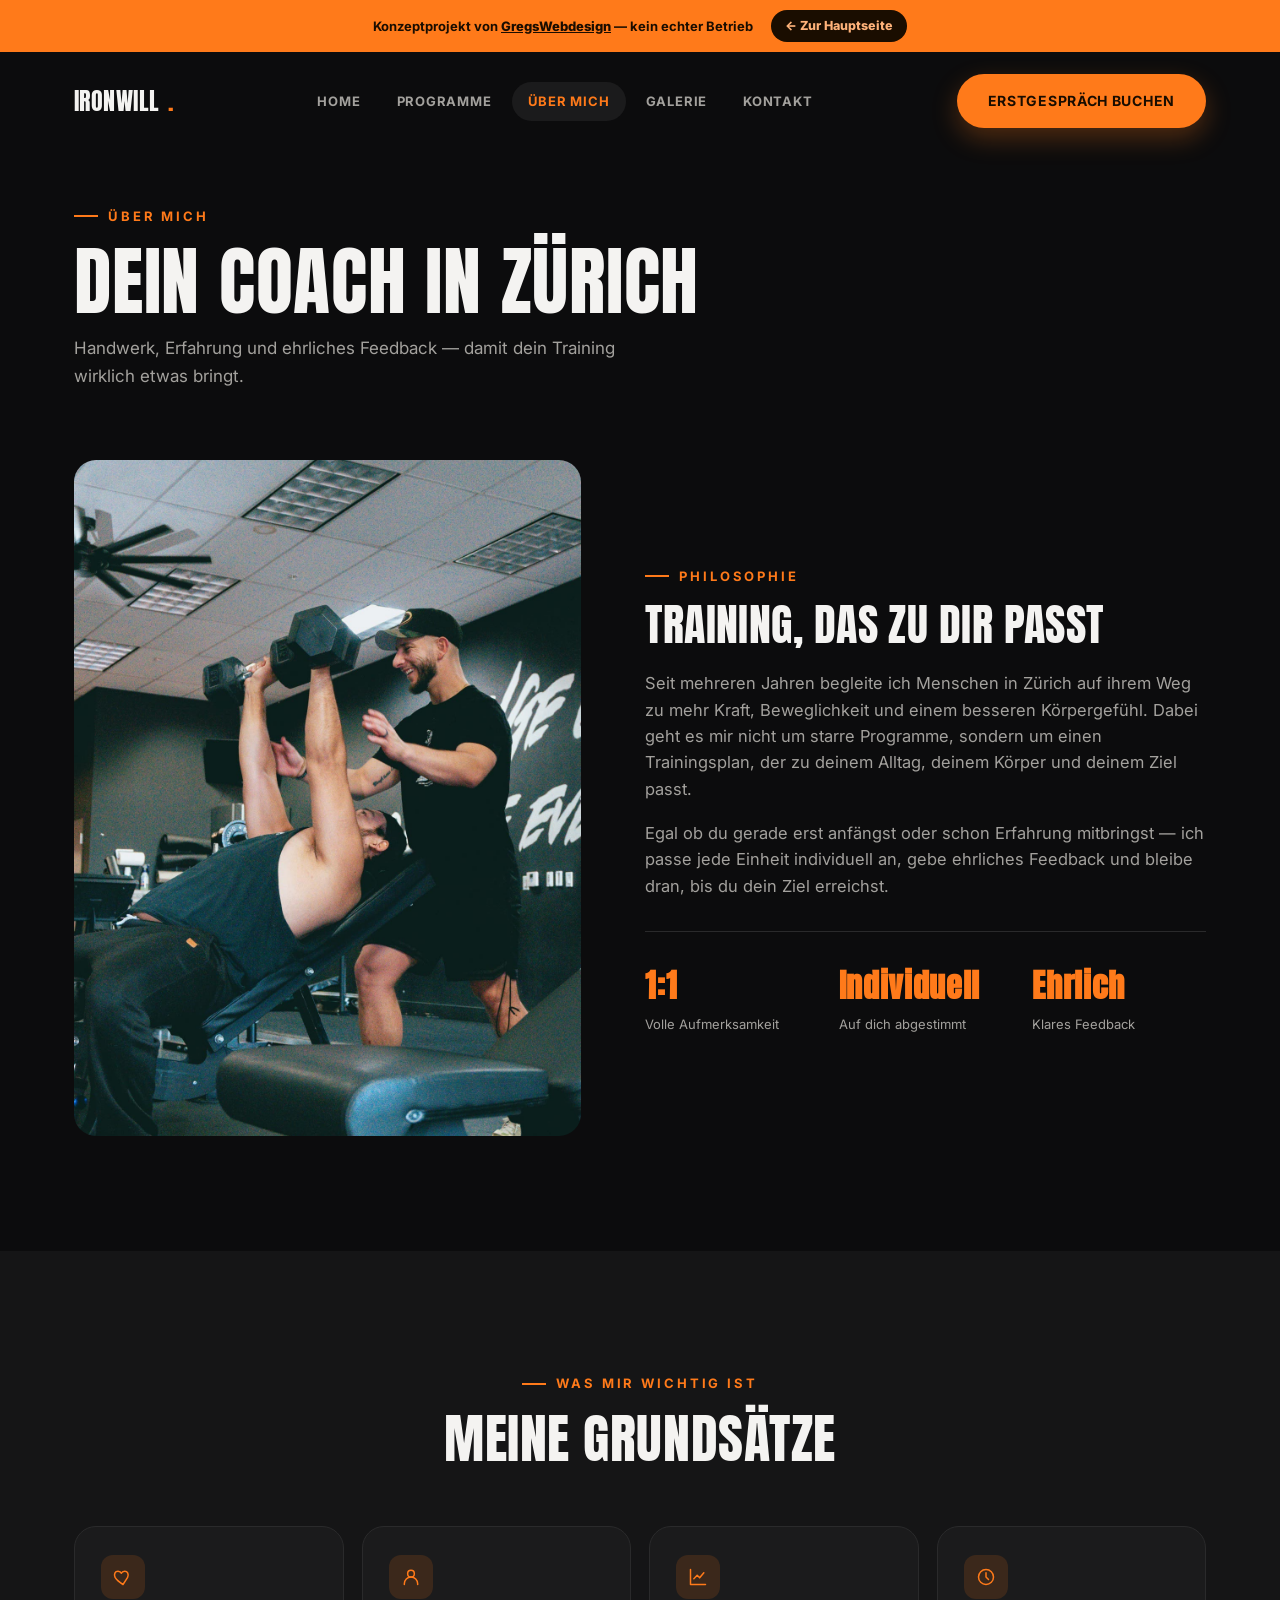
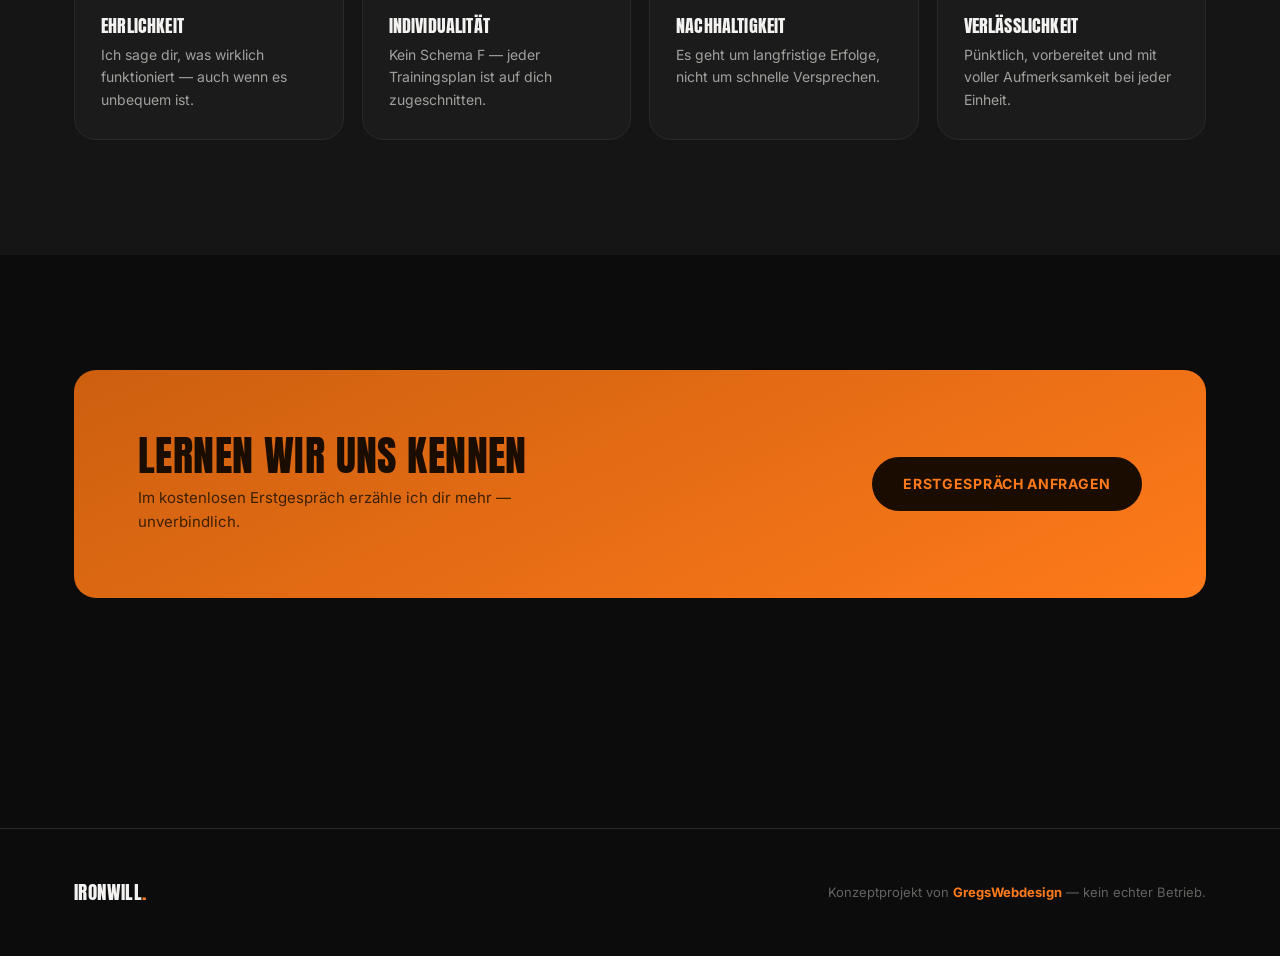
<file: Demo-PersonalTrainer/ueber-mich.html>
<!DOCTYPE html>
<html lang="de-CH">
<head>
<meta charset="UTF-8">
<meta name="viewport" content="width=device-width, initial-scale=1.0">
<title>Über mich – IRONWILL Coaching (Konzeptprojekt)</title>
<meta name="description" content="Konzeptprojekt: Über-mich-Seite eines Personal Trainers in Zürich. Erstellt von GregsWebdesign als Beispielprojekt.">
<meta name="robots" content="noindex">
<link rel="preconnect" href="https://fonts.googleapis.com">
<link rel="preconnect" href="https://fonts.gstatic.com" crossorigin>
<link href="https://fonts.googleapis.com/css2?family=Anton&family=Inter:wght@400;500;600;700;800&display=swap" rel="stylesheet">
<link rel="stylesheet" href="css/style.css">
</head>
<body>

<a href="#main" class="skip-link">Zum Inhalt springen</a>

<header class="site-header" id="siteHeader">
  <div class="demo-banner">
    <span>Konzeptprojekt von <a href="https://gregswebdesign.netlify.app" target="_blank" rel="noopener">GregsWebdesign</a> — kein echter Betrieb</span>
    <a href="https://gregswebdesign.netlify.app" class="demo-banner-btn" target="_blank" rel="noopener">
      ← Zur Hauptseite
    </a>
  </div>
  <div class="container">
    <a href="index.html" class="brand">IRONWILL<span class="dot">.</span></a>

    <nav class="main-nav" aria-label="Hauptnavigation">
      <a href="index.html">Home</a>
      <a href="programme.html">Programme</a>
      <a href="ueber-mich.html" aria-current="page">Über mich</a>
      <a href="galerie.html">Galerie</a>
      <a href="kontakt.html">Kontakt</a>
    </nav>

    <div class="header-actions">
      <a href="kontakt.html" class="btn btn-primary btn-sm desktop-only">Erstgespräch buchen</a>
      <button class="nav-toggle" id="navToggle" aria-label="Menü öffnen" aria-expanded="false" aria-controls="mobileNav">
        <span></span>
      </button>
    </div>
  </div>
</header>

<nav class="mobile-nav" id="mobileNav" aria-label="Mobile Navigation">
  <a href="index.html">Home</a>
  <a href="programme.html">Programme</a>
  <a href="ueber-mich.html" aria-current="page">Über mich</a>
  <a href="galerie.html">Galerie</a>
  <a href="kontakt.html">Kontakt</a>
  <a href="kontakt.html" class="btn btn-primary btn-block">Erstgespräch buchen</a>
</nav>

<main id="main">

  <div class="page-head container">
    <span class="eyebrow">Über mich</span>
    <h1>Dein Coach in Zürich</h1>
    <p>Handwerk, Erfahrung und ehrliches Feedback — damit dein Training wirklich etwas bringt.</p>
  </div>

  <!-- ========== ABOUT ========== -->
  <section class="section-pad" style="padding-top:0;">
    <div class="container about-wrap">
      <div class="about-visual reveal">
        <img src="Bilder/about-trainer.jpg" alt="Personal Trainer coacht einen Klienten lächelnd beim Krafttraining" loading="eager">
      </div>
      <div class="about-text reveal">
        <span class="eyebrow">Philosophie</span>
        <h2 style="font-size:clamp(30px,3.6vw,44px); margin-bottom:22px;">Training, das zu dir passt</h2>
        <p>Seit mehreren Jahren begleite ich Menschen in Zürich auf ihrem Weg zu mehr Kraft, Beweglichkeit und einem besseren Körpergefühl. Dabei geht es mir nicht um starre Programme, sondern um einen Trainingsplan, der zu deinem Alltag, deinem Körper und deinem Ziel passt.</p>
        <p>Egal ob du gerade erst anfängst oder schon Erfahrung mitbringst — ich passe jede Einheit individuell an, gebe ehrliches Feedback und bleibe dran, bis du dein Ziel erreichst.</p>
        <div class="about-stats">
          <div>
            <strong>1:1</strong>
            <span>Volle Aufmerksamkeit</span>
          </div>
          <div>
            <strong>Individuell</strong>
            <span>Auf dich abgestimmt</span>
          </div>
          <div>
            <strong>Ehrlich</strong>
            <span>Klares Feedback</span>
          </div>
        </div>
      </div>
    </div>
  </section>

  <!-- ========== WERTE ========== -->
  <section class="section-pad" style="background:var(--bg-alt);">
    <div class="container">
      <div class="section-head center">
        <span class="eyebrow">Was mir wichtig ist</span>
        <h2>Meine Grundsätze</h2>
      </div>
      <div class="usp-grid reveal-stagger">
        <div class="card usp-card">
          <div class="usp-icon">
            <svg width="20" height="20" viewBox="0 0 24 24" fill="none" stroke="currentColor" stroke-width="1.8" stroke-linecap="round" stroke-linejoin="round"><path d="M12 21s-7-4.35-9.5-8.5C.8 8.6 2.4 5 6 5c2 0 3.5 1.2 4 2.5C10.5 6.2 12 5 14 5c3.6 0 5.2 3.6 3.5 7.5C15 16.65 12 21 12 21z"/></svg>
          </div>
          <h3>Ehrlichkeit</h3>
          <p>Ich sage dir, was wirklich funktioniert — auch wenn es unbequem ist.</p>
        </div>
        <div class="card usp-card">
          <div class="usp-icon">
            <svg width="20" height="20" viewBox="0 0 24 24" fill="none" stroke="currentColor" stroke-width="1.8" stroke-linecap="round" stroke-linejoin="round"><circle cx="12" cy="8" r="4"/><path d="M4 21v-1a8 8 0 0 1 16 0v1"/></svg>
          </div>
          <h3>Individualität</h3>
          <p>Kein Schema F — jeder Trainingsplan ist auf dich zugeschnitten.</p>
        </div>
        <div class="card usp-card">
          <div class="usp-icon">
            <svg width="20" height="20" viewBox="0 0 24 24" fill="none" stroke="currentColor" stroke-width="1.8" stroke-linecap="round" stroke-linejoin="round"><path d="M3 3v18h18"/><path d="M7 14l4-4 3 3 5-6"/></svg>
          </div>
          <h3>Nachhaltigkeit</h3>
          <p>Es geht um langfristige Erfolge, nicht um schnelle Versprechen.</p>
        </div>
        <div class="card usp-card">
          <div class="usp-icon">
            <svg width="20" height="20" viewBox="0 0 24 24" fill="none" stroke="currentColor" stroke-width="1.8" stroke-linecap="round" stroke-linejoin="round"><circle cx="12" cy="12" r="9"/><path d="M12 7v5l3 3"/></svg>
          </div>
          <h3>Verlässlichkeit</h3>
          <p>Pünktlich, vorbereitet und mit voller Aufmerksamkeit bei jeder Einheit.</p>
        </div>
      </div>
    </div>
  </section>

  <!-- ========== CTA ========== -->
  <section class="section-pad">
    <div class="container">
      <div class="cta-band reveal">
        <div>
          <h2>Lernen wir uns kennen</h2>
          <p>Im kostenlosen Erstgespräch erzähle ich dir mehr — unverbindlich.</p>
        </div>
        <a href="kontakt.html" class="btn btn-primary">Erstgespräch anfragen</a>
      </div>
    </div>
  </section>

</main>

<footer class="site-footer">
  <div class="container footer-inner">
    <span class="footer-brand">IRONWILL<span style="color:var(--accent);">.</span></span>
    <span class="footer-credit">Konzeptprojekt von <a href="https://gregswebdesign.netlify.app" target="_blank" rel="noopener">GregsWebdesign</a> — kein echter Betrieb.</span>
  </div>
</footer>

<script src="js/script.js"></script>
</body>
</html>
</file>
<file: css/style.css>
/* ==========================================================================
   GregsWebdesign — Webdesign Portfolio Site
   ========================================================================== */

:root {
  --color-bg: #FAFAF9;
  --color-bg-alt: #F2F2F0;
  --color-surface: #FFFFFF;
  --color-text: #14151A;
  --color-text-muted: #60636B;
  --color-text-faint: #8A8D94;
  --color-border: #E7E7E4;
  --color-border-strong: #D8D8D4;
  --color-accent: #2A4CE0;
  --color-accent-dark: #1D37A8;
  --color-accent-soft: #EDF0FE;
  --color-dark: #0C0D10;
  --color-dark-surface: #16171C;
  --color-dark-border: #2A2C33;
  --color-dark-text-muted: #9A9CA4;

  --radius-sm: 10px;
  --radius-md: 16px;
  --radius-lg: 24px;
  --radius-full: 999px;

  --shadow-sm: 0 1px 2px rgba(15, 17, 23, 0.05), 0 1px 1px rgba(15, 17, 23, 0.04);
  --shadow-md: 0 10px 30px rgba(15, 17, 23, 0.07);
  --shadow-lg: 0 24px 60px rgba(15, 17, 23, 0.12);

  --ease: cubic-bezier(.22, 1, .36, 1);
  --container: 1180px;
}

/* ---------- Reset ---------- */
*, *::before, *::after { box-sizing: border-box; }
* { margin: 0; padding: 0; }
html {
  scroll-behavior: smooth;
  -webkit-text-size-adjust: 100%;
}
@media (prefers-reduced-motion: reduce) {
  html { scroll-behavior: auto; }
  *, *::before, *::after {
    animation-duration: 0.01ms !important;
    animation-iteration-count: 1 !important;
    transition-duration: 0.01ms !important;
    scroll-behavior: auto !important;
  }
}
body {
  font-family: 'Inter', -apple-system, BlinkMacSystemFont, 'Segoe UI', Roboto, sans-serif;
  background: var(--color-bg);
  color: var(--color-text);
  line-height: 1.55;
  -webkit-font-smoothing: antialiased;
  overflow-x: hidden;
}
img, svg { display: block; max-width: 100%; }
a { color: inherit; text-decoration: none; }
ul, ol { list-style: none; }
button { font: inherit; cursor: pointer; }
input, textarea, select { font: inherit; }
h1, h2, h3, h4 { font-weight: 700; letter-spacing: -0.02em; line-height: 1.12; }

/* ---------- Layout helpers ---------- */
.container {
  width: 100%;
  max-width: var(--container);
  margin-inline: auto;
  padding-inline: 24px;
}
section { position: relative; }
.section-pad { padding-block: clamp(64px, 9vw, 120px); }
.section-pad-sm { padding-block: clamp(48px, 6vw, 80px); }

.eyebrow {
  display: inline-flex;
  align-items: center;
  gap: 8px;
  font-size: 13px;
  font-weight: 600;
  letter-spacing: 0.06em;
  text-transform: uppercase;
  color: var(--color-accent);
  margin-bottom: 14px;
}
.eyebrow::before {
  content: "";
  width: 6px;
  height: 6px;
  border-radius: 50%;
  background: var(--color-accent);
}

.section-head {
  max-width: 640px;
  margin-bottom: clamp(36px, 5vw, 64px);
}
.section-head.center { margin-inline: auto; text-align: center; }
.section-head h2 {
  font-size: clamp(30px, 3.6vw, 44px);
  margin-bottom: 16px;
}
.section-head p {
  color: var(--color-text-muted);
  font-size: 17px;
}

/* ---------- Buttons ---------- */
.btn {
  display: inline-flex;
  align-items: center;
  justify-content: center;
  gap: 8px;
  padding: 14px 26px;
  border-radius: var(--radius-full);
  font-weight: 600;
  font-size: 15px;
  border: 1px solid transparent;
  transition: transform 0.35s var(--ease), box-shadow 0.35s var(--ease), background 0.25s var(--ease), border-color 0.25s var(--ease), color 0.25s var(--ease);
  white-space: nowrap;
}
.btn-primary {
  background: var(--color-accent);
  color: #fff;
  box-shadow: 0 1px 2px rgba(42,76,224,0.15), 0 8px 20px rgba(42,76,224,0.22);
}
.btn-primary:hover {
  background: var(--color-accent-dark);
  transform: translateY(-2px);
  box-shadow: 0 10px 26px rgba(42,76,224,0.3);
}
.btn-secondary {
  background: transparent;
  color: var(--color-text);
  border-color: var(--color-border-strong);
}
.btn-secondary:hover {
  border-color: var(--color-text);
  transform: translateY(-2px);
}
.btn-dark {
  background: var(--color-dark);
  color: #fff;
}
.btn-dark:hover { background: #000; transform: translateY(-2px); }
.btn-block { width: 100%; }
.btn-sm { padding: 11px 20px; font-size: 14px; }

/* ---------- Header ---------- */
.site-header {
  position: fixed;
  top: 0; left: 0; right: 0;
  z-index: 100;
  padding-block: 16px;
  transition: background 0.3s var(--ease), box-shadow 0.3s var(--ease), padding 0.3s var(--ease), border-color 0.3s var(--ease);
  border-bottom: 1px solid transparent;
}
.site-header.is-scrolled {
  background: rgba(250, 250, 249, 0.82);
  backdrop-filter: blur(14px) saturate(160%);
  -webkit-backdrop-filter: blur(14px) saturate(160%);
  border-color: var(--color-border);
  padding-block: 12px;
}
.site-header .container {
  display: flex;
  align-items: center;
  justify-content: space-between;
  gap: 24px;
}
.brand {
  display: flex;
  align-items: center;
  gap: 10px;
  font-weight: 800;
  font-size: 18px;
  letter-spacing: -0.01em;
}
.brand-mark {
  width: 34px;
  height: 34px;
  display: flex;
  align-items: center;
  justify-content: center;
  flex-shrink: 0;
}
.brand-mark img {
  width: 100%;
  height: 100%;
  object-fit: contain;
}
.main-nav {
  display: flex;
  align-items: center;
  gap: 4px;
}
.main-nav a {
  padding: 9px 14px;
  border-radius: var(--radius-full);
  font-size: 14.5px;
  font-weight: 500;
  color: var(--color-text-muted);
  transition: color 0.2s var(--ease), background 0.2s var(--ease);
}
.main-nav a:hover { color: var(--color-text); background: var(--color-bg-alt); }
.header-actions { display: flex; align-items: center; gap: 14px; }
.nav-toggle {
  display: none;
  background: none;
  border: 1px solid var(--color-border-strong);
  border-radius: 10px;
  width: 42px;
  height: 42px;
  align-items: center;
  justify-content: center;
}
.nav-toggle span {
  position: relative;
  width: 18px; height: 2px;
  background: var(--color-text);
  display: block;
}
.nav-toggle span::before, .nav-toggle span::after {
  content: "";
  position: absolute;
  left: 0;
  width: 18px; height: 2px;
  background: var(--color-text);
  transition: transform 0.25s var(--ease);
}
.nav-toggle span::before { top: -6px; }
.nav-toggle span::after { top: 6px; }
.nav-toggle[aria-expanded="true"] span { background: transparent; }
.nav-toggle[aria-expanded="true"] span::before { top: 0; transform: rotate(45deg); }
.nav-toggle[aria-expanded="true"] span::after { top: 0; transform: rotate(-45deg); }

.mobile-nav {
  position: fixed;
  inset: 0;
  background: var(--color-bg);
  z-index: 99;
  display: flex;
  flex-direction: column;
  padding: 100px 28px 40px;
  transform: translateY(-100%);
  transition: transform 0.4s var(--ease);
  overflow-y: auto;
}
.mobile-nav.is-open { transform: translateY(0); }

/* ---------- Hero ---------- */
.hero {
  padding-top: clamp(140px, 18vw, 200px);
  padding-bottom: clamp(80px, 10vw, 120px);
  position: relative;
  overflow: hidden;
}
.hero::before {
  content: "";
  position: absolute;
  inset: 0;
  background-image:
    linear-gradient(var(--color-border) 1px, transparent 1px),
    linear-gradient(90deg, var(--color-border) 1px, transparent 1px);
  background-size: 64px 64px;
  mask-image: radial-gradient(ellipse 70% 60% at 50% 0%, black 10%, transparent 75%);
  -webkit-mask-image: radial-gradient(ellipse 70% 60% at 50% 0%, black 10%, transparent 75%);
  opacity: 0.55;
  pointer-events: none;
}
.hero::after {
  content: "";
  position: absolute;
  top: -180px;
  left: 50%;
  transform: translateX(-50%);
  width: 900px;
  height: 500px;
  background: radial-gradient(ellipse at center, rgba(42,76,224,0.14), transparent 70%);
  pointer-events: none;
}
.hero-inner {
  position: relative;
  z-index: 1;
  max-width: 760px;
  margin-inline: auto;
  text-align: center;
}
.hero-badge {
  display: inline-flex;
  align-items: center;
  gap: 8px;
  padding: 7px 16px 7px 8px;
  border-radius: var(--radius-full);
  background: var(--color-surface);
  border: 1px solid var(--color-border);
  box-shadow: var(--shadow-sm);
  font-size: 13.5px;
  font-weight: 500;
  color: var(--color-text-muted);
  margin-bottom: 28px;
}
.hero-badge .dot {
  width: 8px; height: 8px;
  border-radius: 50%;
  background: #2FC777;
  flex-shrink: 0;
  box-shadow: 0 0 0 3px rgba(47,199,119,0.18);
}
.hero h1 {
  font-size: clamp(38px, 6vw, 68px);
  letter-spacing: -0.03em;
  margin-bottom: 22px;
}
.hero h1 .accent { color: var(--color-accent); }
.hero-sub {
  font-size: clamp(16px, 1.6vw, 19px);
  color: var(--color-text-muted);
  max-width: 560px;
  margin-inline: auto;
  margin-bottom: 36px;
}
.hero-actions {
  display: flex;
  justify-content: center;
  gap: 14px;
  flex-wrap: wrap;
  margin-bottom: 48px;
}
.trust-points {
  display: flex;
  justify-content: center;
  flex-wrap: wrap;
  gap: 10px 28px;
}
.trust-points li {
  display: flex;
  align-items: center;
  gap: 8px;
  font-size: 14px;
  color: var(--color-text-muted);
  font-weight: 500;
}
.trust-points svg { flex-shrink: 0; color: var(--color-accent); }

/* ---------- Hero mockup visual ---------- */
.hero-mock-wrap {
  position: relative;
  max-width: 900px;
  margin: clamp(48px, 6vw, 76px) auto 0;
}
.hero-mock {
  border-radius: var(--radius-lg);
  border: 1px solid var(--color-border);
  background: var(--color-surface);
  box-shadow: var(--shadow-lg);
  overflow: hidden;
}
.hero-mock-bar {
  display: flex;
  align-items: center;
  gap: 16px;
  padding: 14px 20px;
  border-bottom: 1px solid var(--color-border);
  background: var(--color-bg-alt);
}
.hero-mock-dots { display: flex; gap: 6px; }
.hero-mock-dots span { width: 9px; height: 9px; border-radius: 50%; background: var(--color-border-strong); }
.hero-mock-url {
  flex: 1;
  max-width: 220px;
  margin-inline: auto;
  background: var(--color-surface);
  border: 1px solid var(--color-border);
  border-radius: var(--radius-full);
  padding: 5px 14px;
  font-size: 12px;
  color: var(--color-text-faint);
  text-align: center;
}
.hero-mock-body {
  padding: clamp(24px, 4vw, 44px) clamp(20px, 5vw, 48px) clamp(28px, 4vw, 48px);
  display: flex;
  flex-direction: column;
  gap: clamp(20px, 3vw, 32px);
}
.hero-mock-nav { display: flex; align-items: center; justify-content: space-between; }
.hero-mock-logo {
  width: 24px; height: 24px;
  border-radius: 7px;
  background: linear-gradient(135deg, var(--color-accent), #6E86FF);
  flex-shrink: 0;
}
.hero-mock-navlinks { display: flex; gap: 16px; }
.hero-mock-navlinks span { width: 30px; height: 7px; border-radius: 4px; background: var(--color-border-strong); }
.hero-mock-navbtn { width: 58px; height: 20px; border-radius: var(--radius-full); background: var(--color-accent); opacity: 0.9; }
.hero-mock-hero { display: flex; flex-direction: column; align-items: center; gap: 12px; text-align: center; padding-block: 4px; }
.hero-mock-line { height: 13px; width: 62%; border-radius: 7px; background: linear-gradient(90deg, var(--color-border-strong), var(--color-border)); }
.hero-mock-line.lg.w-70 { width: 46%; }
.hero-mock-line.sm { height: 9px; width: 36%; background: var(--color-border); margin-bottom: 6px; }
.hero-mock-btn { width: 120px; height: 30px; border-radius: var(--radius-full); background: var(--color-accent); }
.hero-mock-cards { display: grid; grid-template-columns: repeat(3, 1fr); gap: 12px; }
.hero-mock-card { height: 56px; border-radius: var(--radius-md); background: var(--color-bg-alt); border: 1px solid var(--color-border); }

.hero-float-badge {
  position: absolute;
  display: flex;
  align-items: center;
  gap: 8px;
  background: var(--color-surface);
  border: 1px solid var(--color-border);
  box-shadow: var(--shadow-md);
  border-radius: var(--radius-full);
  padding: 10px 16px;
  font-size: 13px;
  font-weight: 600;
  color: var(--color-text);
  white-space: nowrap;
}
.hero-float-badge svg { color: var(--color-accent); flex-shrink: 0; }
.badge-left { top: 12%; left: -22px; }
.badge-right { bottom: 10%; right: -22px; }

@media (max-width: 480px) {
  .hero-float-badge { font-size: 12px; padding: 8px 13px; gap: 6px; }
  .badge-left { left: -12px; }
  .badge-right { right: -12px; }
}
@media (max-width: 640px) {
  .hero-mock-navlinks { display: none; }
  .hero-mock-cards { gap: 8px; }
  .hero-mock-card { height: 40px; }
}

/* ---------- Cards (generic) ---------- */
.card {
  background: var(--color-surface);
  border: 1px solid var(--color-border);
  border-radius: var(--radius-lg);
  transition: transform 0.4s var(--ease), box-shadow 0.4s var(--ease), border-color 0.4s var(--ease);
}
.card:hover {
  transform: translateY(-4px);
  box-shadow: var(--shadow-md);
  border-color: var(--color-border-strong);
}

/* ---------- Services ---------- */
.services-grid {
  display: grid;
  grid-template-columns: repeat(3, 1fr);
  gap: 20px;
}
.service-card {
  padding: 32px 28px;
}
.service-icon {
  width: 48px; height: 48px;
  border-radius: 14px;
  background: var(--color-accent-soft);
  color: var(--color-accent);
  display: flex;
  align-items: center;
  justify-content: center;
  margin-bottom: 22px;
}
.service-card h3 {
  font-size: 19px;
  margin-bottom: 10px;
}
.service-card p {
  color: var(--color-text-muted);
  font-size: 15px;
}

/* ---------- Portfolio ---------- */
.portfolio-grid {
  display: grid;
  grid-template-columns: repeat(3, 1fr);
  gap: 24px;
}
.portfolio-card {
  overflow: hidden;
  display: flex;
  flex-direction: column;
}
.portfolio-thumb {
  position: relative;
  aspect-ratio: 4 / 3;
  display: flex;
  align-items: center;
  justify-content: center;
  overflow: hidden;
  border-bottom: 1px solid var(--color-border);
}
.portfolio-thumb svg {
  width: 40%;
  height: 40%;
  color: rgba(255,255,255,0.92);
  position: relative;
  z-index: 1;
  transition: transform 0.5s var(--ease);
}
.portfolio-card:hover .portfolio-thumb svg { transform: scale(1.08); }
.thumb-barber { background: linear-gradient(135deg, #232526, #414345); }
.thumb-detailing { background: linear-gradient(135deg, #1D2B3A, #2A4CE0); }
.thumb-trainer { background: linear-gradient(135deg, #1B1D22, #3C4B64); }
.thumb-salon { background: linear-gradient(135deg, #6B3A42, #B8757F); }
.portfolio-thumb::after {
  content: "";
  position: absolute;
  inset: 0;
  background-image: radial-gradient(rgba(255,255,255,0.16) 1px, transparent 1px);
  background-size: 18px 18px;
  opacity: 0.5;
}
.portfolio-thumb.has-image::after { display: none; }
.portfolio-thumb.has-image img {
  width: 100%;
  height: 100%;
  object-fit: cover;
  object-position: top center;
  transition: transform 0.5s var(--ease);
}
.portfolio-card:hover .portfolio-thumb.has-image img { transform: scale(1.08); }
.demo-tag {
  position: absolute;
  top: 14px; left: 14px;
  z-index: 2;
  background: rgba(12,13,16,0.65);
  backdrop-filter: blur(6px);
  color: #fff;
  font-size: 12px;
  font-weight: 600;
  padding: 6px 12px;
  border-radius: var(--radius-full);
  letter-spacing: 0.02em;
}
.portfolio-body {
  padding: 24px 26px 28px;
  display: flex;
  flex-direction: column;
  flex: 1;
}
.portfolio-cat {
  font-size: 12.5px;
  font-weight: 600;
  text-transform: uppercase;
  letter-spacing: 0.06em;
  color: var(--color-accent);
  margin-bottom: 8px;
}
.portfolio-body h3 {
  font-size: 19px;
  margin-bottom: 10px;
}
.portfolio-body p {
  color: var(--color-text-muted);
  font-size: 14.5px;
  margin-bottom: 20px;
  flex: 1;
}
.portfolio-link {
  display: inline-flex;
  align-items: center;
  gap: 6px;
  font-weight: 600;
  font-size: 14.5px;
  color: var(--color-text);
  transition: gap 0.25s var(--ease), color 0.25s var(--ease);
}
.portfolio-link:hover { gap: 10px; color: var(--color-accent); }
.portfolio-note {
  text-align: center;
  color: var(--color-text-faint);
  font-size: 13.5px;
  margin-top: 32px;
}

/* ---------- Pricing ---------- */
.pricing-grid {
  display: grid;
  grid-template-columns: repeat(3, 1fr);
  gap: 20px;
  align-items: stretch;
}
.price-card {
  padding: 36px 30px;
  display: flex;
  flex-direction: column;
  position: relative;
}
.price-card.featured {
  border-color: var(--color-accent);
  box-shadow: 0 20px 50px rgba(42,76,224,0.14);
  background: linear-gradient(180deg, var(--color-accent-soft) 0%, var(--color-surface) 26%);
  transform: translateY(-8px);
}
.price-card.featured:hover { transform: translateY(-12px); }
.price-badge {
  position: absolute;
  top: -13px;
  left: 30px;
  background: var(--color-accent);
  color: #fff;
  font-size: 12.5px;
  font-weight: 700;
  padding: 6px 14px;
  border-radius: var(--radius-full);
  box-shadow: 0 6px 14px rgba(42,76,224,0.3);
}
.price-name {
  font-size: 13px;
  font-weight: 700;
  text-transform: uppercase;
  letter-spacing: 0.08em;
  color: var(--color-text-muted);
  margin-bottom: 14px;
}
.price-amount {
  font-size: 38px;
  font-weight: 800;
  letter-spacing: -0.02em;
  margin-bottom: 6px;
}
.price-amount span { font-size: 16px; font-weight: 600; color: var(--color-text-muted); }
.price-desc {
  color: var(--color-text-muted);
  font-size: 14.5px;
  margin-bottom: 26px;
  min-height: 44px;
}
.price-features {
  display: flex;
  flex-direction: column;
  gap: 13px;
  margin-bottom: 30px;
  flex: 1;
}
.price-features li {
  display: flex;
  align-items: flex-start;
  gap: 10px;
  font-size: 14.5px;
  color: var(--color-text);
}
.price-features svg {
  flex-shrink: 0;
  margin-top: 2px;
  color: var(--color-accent);
}
.pricing-note {
  text-align: center;
  color: var(--color-text-faint);
  font-size: 13.5px;
  margin-top: 28px;
}

/* ---------- Process ---------- */
.process-list {
  display: grid;
  grid-template-columns: repeat(5, 1fr);
  gap: 18px;
  counter-reset: step;
}
.process-step {
  padding: 28px 22px;
  position: relative;
}
.process-num {
  font-size: 34px;
  font-weight: 800;
  color: #C7D3FB;
  -webkit-text-stroke: 1.5px var(--color-accent);
  margin-bottom: 18px;
  line-height: 1;
}
.process-step h3 {
  font-size: 16.5px;
  margin-bottom: 8px;
}
.process-step p {
  font-size: 14px;
  color: var(--color-text-muted);
}

/* ---------- About ---------- */
.about-wrap {
  display: grid;
  grid-template-columns: 0.85fr 1.15fr;
  gap: 64px;
  align-items: center;
}
.about-visual {
  aspect-ratio: 1 / 1;
  border-radius: var(--radius-lg);
  background: linear-gradient(160deg, var(--color-dark), #262A38 60%, var(--color-accent-dark));
  position: relative;
  overflow: hidden;
  display: flex;
  align-items: center;
  justify-content: center;
}
.about-visual::before {
  content: "";
  position: absolute;
  inset: 0;
  background-image: linear-gradient(rgba(255,255,255,0.06) 1px, transparent 1px), linear-gradient(90deg, rgba(255,255,255,0.06) 1px, transparent 1px);
  background-size: 32px 32px;
}
.about-visual .initials {
  position: relative;
  z-index: 1;
  font-size: 72px;
  font-weight: 800;
  color: rgba(255,255,255,0.92);
  letter-spacing: -0.03em;
}
.about-visual img {
  position: relative;
  z-index: 1;
  width: 100%;
  height: 100%;
  object-fit: cover;
}
.about-text p { color: var(--color-text-muted); font-size: 16.5px; margin-bottom: 18px; }
.about-text p:last-of-type { margin-bottom: 0; }
.about-signoff {
  margin-top: 28px;
  padding-top: 24px;
  border-top: 1px solid var(--color-border);
  display: flex;
  align-items: center;
  gap: 14px;
}
.about-signoff strong { display: block; font-size: 15px; }
.about-signoff span { font-size: 13.5px; color: var(--color-text-faint); }

/* ---------- Why us ---------- */
.why-grid {
  display: grid;
  grid-template-columns: repeat(4, 1fr);
  gap: 20px;
}
.why-card {
  padding: 30px 24px;
  text-align: left;
}
.why-icon {
  width: 44px; height: 44px;
  border-radius: 12px;
  background: var(--color-dark);
  color: #fff;
  display: flex;
  align-items: center;
  justify-content: center;
  margin-bottom: 18px;
}
.why-card h3 { font-size: 16.5px; margin-bottom: 8px; }
.why-card p { font-size: 14px; color: var(--color-text-muted); }

/* ---------- FAQ ---------- */
.faq-list {
  max-width: 780px;
  margin-inline: auto;
  display: flex;
  flex-direction: column;
  gap: 12px;
}
.faq-item {
  border: 1px solid var(--color-border);
  border-radius: var(--radius-md);
  background: var(--color-surface);
  overflow: hidden;
  transition: border-color 0.3s var(--ease);
}
.faq-item[open] { border-color: var(--color-border-strong); }
.faq-item summary {
  list-style: none;
  cursor: pointer;
  padding: 20px 24px;
  display: flex;
  align-items: center;
  justify-content: space-between;
  gap: 16px;
  font-weight: 600;
  font-size: 15.5px;
}
.faq-item summary::-webkit-details-marker { display: none; }
.faq-icon {
  flex-shrink: 0;
  width: 26px; height: 26px;
  border-radius: 50%;
  border: 1px solid var(--color-border-strong);
  display: flex;
  align-items: center;
  justify-content: center;
  transition: transform 0.35s var(--ease), background 0.35s var(--ease), border-color 0.35s var(--ease);
}
.faq-item[open] .faq-icon {
  transform: rotate(45deg);
  background: var(--color-accent);
  border-color: var(--color-accent);
  color: #fff;
}
.faq-answer {
  padding: 0 24px 22px;
  color: var(--color-text-muted);
  font-size: 15px;
  max-width: 620px;
}

/* ---------- Contact ---------- */
.contact-section {
  background: var(--color-dark);
  color: #fff;
  border-radius: var(--radius-lg);
  margin-inline: 24px;
  overflow: hidden;
  max-width: calc(var(--container) + 0px);
  margin-inline: auto;
}
.contact-inner {
  padding: clamp(48px, 6vw, 80px) clamp(24px, 5vw, 72px);
  display: grid;
  grid-template-columns: 0.9fr 1.1fr;
  gap: 56px;
}
.contact-intro .eyebrow { color: #8FA2FF; }
.contact-intro .eyebrow::before { background: #8FA2FF; }
.contact-intro h2 {
  font-size: clamp(28px, 3.4vw, 40px);
  margin-bottom: 16px;
  color: #fff;
}
.contact-intro p {
  color: var(--color-dark-text-muted);
  font-size: 16px;
  margin-bottom: 32px;
}
.contact-detail {
  display: flex;
  align-items: center;
  gap: 12px;
  font-size: 14.5px;
  color: #E3E4E8;
  margin-bottom: 14px;
}
.contact-detail svg { color: #8FA2FF; flex-shrink: 0; }

.form-grid {
  display: grid;
  grid-template-columns: 1fr 1fr;
  gap: 16px;
}
.form-grid .full { grid-column: 1 / -1; }
.field label {
  display: block;
  font-size: 13.5px;
  font-weight: 500;
  color: #C7C9D1;
  margin-bottom: 8px;
}
.field input, .field select, .field textarea {
  width: 100%;
  padding: 13px 15px;
  border-radius: 12px;
  border: 1px solid var(--color-dark-border);
  background: var(--color-dark-surface);
  color: #fff;
  font-size: 14.5px;
  transition: border-color 0.25s var(--ease), background 0.25s var(--ease);
}
.field input::placeholder, .field textarea::placeholder { color: #63646D; }
.field input:focus, .field select:focus, .field textarea:focus {
  outline: none;
  border-color: var(--color-accent);
  background: #1B1D24;
}
.field textarea { resize: vertical; min-height: 110px; }
.field-error {
  font-size: 12.5px;
  color: #FF8080;
  margin-top: 6px;
  min-height: 15px;
}
.contact-form .btn { margin-top: 6px; }
.form-status {
  margin-top: 16px;
  font-size: 14px;
  padding: 12px 16px;
  border-radius: 10px;
  display: none;
}
.form-status.visible { display: block; }
.form-status.success { background: rgba(47,199,119,0.14); color: #6FE3A6; }
.form-status.error { background: rgba(255,90,90,0.14); color: #FF8F8F; }

/* ---------- Footer ---------- */
.site-footer {
  padding-block: 56px 32px;
  border-top: 1px solid var(--color-border);
  margin-top: clamp(64px, 9vw, 120px);
}
.footer-top {
  display: flex;
  justify-content: space-between;
  align-items: flex-start;
  gap: 40px;
  flex-wrap: wrap;
  margin-bottom: 40px;
}
.footer-brand p {
  color: var(--color-text-muted);
  font-size: 14px;
  margin-top: 12px;
  max-width: 280px;
}
.footer-nav {
  display: flex;
  gap: 48px;
  flex-wrap: wrap;
}
.footer-col h4 {
  font-size: 13px;
  text-transform: uppercase;
  letter-spacing: 0.06em;
  color: var(--color-text-faint);
  margin-bottom: 14px;
}
.footer-col ul { display: flex; flex-direction: column; gap: 10px; }
.footer-col a {
  font-size: 14.5px;
  color: var(--color-text-muted);
  transition: color 0.2s var(--ease);
}
.footer-col a:hover { color: var(--color-text); }
.footer-bottom {
  display: flex;
  justify-content: space-between;
  align-items: center;
  flex-wrap: wrap;
  gap: 12px;
  padding-top: 24px;
  border-top: 1px solid var(--color-border);
  font-size: 13.5px;
  color: var(--color-text-faint);
}
.footer-socials { display: flex; gap: 10px; }
.footer-socials a {
  width: 36px; height: 36px;
  border-radius: 50%;
  border: 1px solid var(--color-border);
  display: flex;
  align-items: center;
  justify-content: center;
  color: var(--color-text-muted);
  transition: all 0.25s var(--ease);
}
.footer-socials a:hover { border-color: var(--color-text); color: var(--color-text); }

/* ---------- Reveal animation ---------- */
.reveal {
  opacity: 0;
  transform: translateY(24px);
  transition: opacity 0.7s var(--ease), transform 0.7s var(--ease);
}
.reveal.is-visible { opacity: 1; transform: translateY(0); }
.reveal-stagger > * {
  opacity: 0;
  transform: translateY(20px);
  transition: opacity 0.6s var(--ease), transform 0.6s var(--ease);
}
.reveal-stagger.is-visible > * { opacity: 1; transform: translateY(0); }
.reveal-stagger.is-visible > *:nth-child(1) { transition-delay: 0.03s; }
.reveal-stagger.is-visible > *:nth-child(2) { transition-delay: 0.09s; }
.reveal-stagger.is-visible > *:nth-child(3) { transition-delay: 0.15s; }
.reveal-stagger.is-visible > *:nth-child(4) { transition-delay: 0.21s; }
.reveal-stagger.is-visible > *:nth-child(5) { transition-delay: 0.27s; }
.reveal-stagger.is-visible > *:nth-child(6) { transition-delay: 0.33s; }

/* ---------- Legal pages ---------- */
.legal-page {
  padding-top: clamp(120px, 14vw, 160px);
  padding-bottom: 100px;
}
.legal-page .container { max-width: 780px; }
.legal-page h1 { font-size: clamp(30px, 4vw, 42px); margin-bottom: 32px; }
.legal-page h2 { font-size: 20px; margin-top: 36px; margin-bottom: 12px; }
.legal-page p, .legal-page li { color: var(--color-text-muted); font-size: 15.5px; margin-bottom: 12px; }
.legal-page ul { padding-left: 20px; list-style: disc; }
.legal-page a.back-link {
  display: inline-flex; align-items: center; gap: 8px;
  font-size: 14.5px; font-weight: 600; color: var(--color-accent);
  margin-bottom: 32px;
}

/* ---------- Focus states ---------- */
a:focus-visible, button:focus-visible, input:focus-visible, textarea:focus-visible, select:focus-visible, summary:focus-visible {
  outline: 2px solid var(--color-accent);
  outline-offset: 2px;
}
.skip-link {
  position: absolute;
  left: -999px;
  top: 0;
  background: var(--color-accent);
  color: #fff;
  padding: 12px 20px;
  border-radius: 0 0 10px 0;
  z-index: 999;
  font-weight: 600;
  font-size: 14px;
}
.skip-link:focus { left: 0; }

/* ==========================================================================
   Responsive
   ========================================================================== */
@media (max-width: 1024px) {
  .services-grid { grid-template-columns: repeat(2, 1fr); }
  .portfolio-grid { grid-template-columns: repeat(2, 1fr); }
  .pricing-grid { grid-template-columns: 1fr; max-width: 460px; margin-inline: auto; }
  .price-card.featured { transform: none; }
  .process-list { grid-template-columns: repeat(3, 1fr); }
  .why-grid { grid-template-columns: repeat(2, 1fr); }
  .about-wrap { grid-template-columns: 1fr; gap: 40px; }
  .about-visual { max-width: 360px; margin-inline: auto; width: 100%; }
  .contact-inner { grid-template-columns: 1fr; }
}

@media (max-width: 860px) {
  .main-nav { display: none; }
  .header-actions .btn-primary.desktop-only { display: none; }
  .nav-toggle { display: flex; }

  .mobile-nav a:not(.btn) {
    font-size: 24px;
    font-weight: 700;
    padding: 14px 0;
    border-bottom: 1px solid var(--color-border);
    display: block;
  }
  .mobile-nav .btn { margin-top: 28px; }
}

@media (max-width: 720px) {
  .services-grid { grid-template-columns: 1fr; }
  .portfolio-grid { grid-template-columns: 1fr; }
  .process-list { grid-template-columns: 1fr; }
  .why-grid { grid-template-columns: 1fr; }
  .form-grid { grid-template-columns: 1fr; }
  .footer-top { flex-direction: column; }
  .footer-nav { gap: 32px; }
  .footer-bottom { flex-direction: column; align-items: flex-start; }
}

/* Honeypot gegen Spam-Bots: fuer Menschen unsichtbar */
.hp-field {
  position: absolute;
  left: -9999px;
  width: 1px;
  height: 1px;
  overflow: hidden;
}
</file>
<file: Demo-Coiffeur/css/style.css>
/* ==========================================================================
   FADEHOUSE BARBERSHOP — Konzeptprojekt von GregsWebdesign
   ========================================================================== */

:root {
  --bg: #0B0B0D;
  --bg-alt: #141416;
  --surface: #1A1A1D;
  --surface-2: #1F1F23;
  --text: #F5F1EA;
  --text-muted: #A8A29C;
  --text-faint: #6E6A64;
  --border: #2A2A2E;
  --border-strong: #38383D;
  --accent: #C9A15C;
  --accent-dark: #A57F3E;
  --accent-soft: rgba(201, 161, 92, 0.12);

  --radius-sm: 8px;
  --radius-md: 14px;
  --radius-lg: 22px;
  --radius-full: 999px;

  --shadow-md: 0 16px 40px rgba(0, 0, 0, 0.35);
  --shadow-lg: 0 30px 70px rgba(0, 0, 0, 0.5);

  --ease: cubic-bezier(.22, 1, .36, 1);
  --container: 1180px;
  --font-display: 'Bebas Neue', 'Inter', sans-serif;
}

*, *::before, *::after { box-sizing: border-box; }
* { margin: 0; padding: 0; }
html { scroll-behavior: smooth; -webkit-text-size-adjust: 100%; }
@media (prefers-reduced-motion: reduce) {
  html { scroll-behavior: auto; }
  *, *::before, *::after {
    animation-duration: 0.01ms !important;
    animation-iteration-count: 1 !important;
    transition-duration: 0.01ms !important;
    scroll-behavior: auto !important;
  }
}
body {
  font-family: 'Inter', -apple-system, BlinkMacSystemFont, 'Segoe UI', Roboto, sans-serif;
  background: var(--bg);
  color: var(--text);
  line-height: 1.6;
  -webkit-font-smoothing: antialiased;
  overflow-x: hidden;
}
img, svg { display: block; max-width: 100%; }
a { color: inherit; text-decoration: none; }
ul, ol { list-style: none; }
button { font: inherit; cursor: pointer; }
h1, h2, h3, h4 {
  font-family: var(--font-display);
  font-weight: 400;
  letter-spacing: 0.01em;
  line-height: 1.02;
  text-transform: uppercase;
}

.container { width: 100%; max-width: var(--container); margin-inline: auto; padding-inline: 24px; }
section { position: relative; }
.section-pad { padding-block: clamp(64px, 9vw, 120px); }

.eyebrow {
  display: inline-flex;
  align-items: center;
  gap: 10px;
  font-size: 13px;
  font-weight: 600;
  letter-spacing: 0.22em;
  text-transform: uppercase;
  color: var(--accent);
  margin-bottom: 16px;
}
.eyebrow::before { content: ""; width: 24px; height: 1px; background: var(--accent); }

.section-head { max-width: 620px; margin-bottom: clamp(36px, 5vw, 60px); }
.section-head.center { margin-inline: auto; text-align: center; }
.section-head h2 { font-size: clamp(36px, 5vw, 58px); margin-bottom: 16px; }
.section-head p { color: var(--text-muted); font-size: 17px; }

/* ---------- Buttons ---------- */
.btn {
  display: inline-flex;
  align-items: center;
  justify-content: center;
  gap: 10px;
  padding: 15px 30px;
  border-radius: var(--radius-full);
  font-weight: 600;
  font-size: 14px;
  letter-spacing: 0.05em;
  text-transform: uppercase;
  border: 1px solid transparent;
  transition: transform 0.35s var(--ease), box-shadow 0.35s var(--ease), background 0.25s var(--ease), border-color 0.25s var(--ease), color 0.25s var(--ease);
  white-space: nowrap;
}
.btn-primary {
  background: var(--accent);
  color: #14120C;
  box-shadow: 0 10px 26px rgba(201,161,92,0.22);
}
.btn-primary:hover { background: #DCB575; transform: translateY(-2px); box-shadow: 0 14px 32px rgba(201,161,92,0.3); }
.btn-secondary { background: transparent; color: var(--text); border-color: var(--border-strong); }
.btn-secondary:hover { border-color: var(--accent); color: var(--accent); transform: translateY(-2px); }
.btn-block { width: 100%; }

/* ---------- Header ---------- */
.site-header {
  position: fixed;
  top: 0; left: 0; right: 0;
  z-index: 100;
  transition: background 0.3s var(--ease), border-color 0.3s var(--ease);
  border-bottom: 1px solid transparent;
}
.site-header.is-scrolled {
  background: rgba(11, 11, 13, 0.85);
  backdrop-filter: blur(14px) saturate(160%);
  -webkit-backdrop-filter: blur(14px) saturate(160%);
  border-color: var(--border);
}
.site-header .container {
  display: flex;
  align-items: center;
  justify-content: space-between;
  gap: 24px;
  padding-block: 22px;
  transition: padding 0.3s var(--ease);
}
.site-header.is-scrolled .container { padding-block: 16px; }
.brand {
  display: flex;
  align-items: baseline;
  gap: 8px;
  font-family: var(--font-display);
  font-size: 26px;
  letter-spacing: 0.04em;
}
.brand .dot { color: var(--accent); }
.main-nav { display: flex; align-items: center; gap: 4px; }
.main-nav a {
  padding: 9px 16px;
  border-radius: var(--radius-full);
  font-size: 13px;
  font-weight: 600;
  letter-spacing: 0.06em;
  text-transform: uppercase;
  color: var(--text-muted);
  transition: color 0.2s var(--ease), background 0.2s var(--ease);
}
.main-nav a:hover { color: var(--text); background: var(--surface); }
.header-actions { display: flex; align-items: center; gap: 14px; }
.nav-toggle {
  display: none;
  background: none;
  border: 1px solid var(--border-strong);
  border-radius: 10px;
  width: 42px; height: 42px;
  align-items: center; justify-content: center;
}
.nav-toggle span { position: relative; width: 18px; height: 2px; background: var(--text); display: block; }
.nav-toggle span::before, .nav-toggle span::after {
  content: ""; position: absolute; left: 0; width: 18px; height: 2px; background: var(--text);
  transition: transform 0.25s var(--ease);
}
.nav-toggle span::before { top: -6px; }
.nav-toggle span::after { top: 6px; }
.nav-toggle[aria-expanded="true"] span { background: transparent; }
.nav-toggle[aria-expanded="true"] span::before { top: 0; transform: rotate(45deg); }
.nav-toggle[aria-expanded="true"] span::after { top: 0; transform: rotate(-45deg); }

.mobile-nav {
  position: fixed; inset: 0; background: var(--bg); z-index: 99;
  display: flex; flex-direction: column; padding: 100px 28px 40px;
  transform: translateY(-100%); transition: transform 0.4s var(--ease); overflow-y: auto;
}
.mobile-nav.is-open { transform: translateY(0); }
.mobile-nav a:not(.btn) {
  font-family: var(--font-display);
  font-size: 30px;
  letter-spacing: 0.03em;
  padding: 16px 0;
  border-bottom: 1px solid var(--border);
  display: block;
}
.mobile-nav .btn { margin-top: 28px; }

/* ---------- Demo banner ---------- */
.demo-banner {
  background: var(--accent);
  color: #14120C;
  display: flex;
  align-items: center;
  justify-content: center;
  flex-wrap: wrap;
  gap: 10px 18px;
  font-size: 13px;
  font-weight: 600;
  padding: 10px 20px;
  text-align: center;
}
.demo-banner a { text-decoration: underline; font-weight: 700; }
.demo-banner-btn {
  display: inline-flex;
  align-items: center;
  gap: 6px;
  background: #14120C;
  color: var(--accent);
  padding: 6px 14px;
  border-radius: var(--radius-full);
  font-size: 12.5px;
  font-weight: 700;
  text-decoration: none !important;
  white-space: nowrap;
  transition: background 0.25s var(--ease), transform 0.25s var(--ease);
}
.demo-banner-btn:hover { background: #262117; transform: translateY(-1px); }

/* ---------- Hero ---------- */
.hero {
  padding-top: clamp(150px, 18vw, 200px);
  padding-bottom: clamp(60px, 8vw, 100px);
  position: relative;
  overflow: hidden;
}
.hero-grid {
  display: grid;
  grid-template-columns: 1.05fr 0.95fr;
  gap: 48px;
  align-items: center;
}
.hero-copy .eyebrow { }
.hero h1 {
  font-size: clamp(52px, 7.2vw, 96px);
  margin-bottom: 22px;
}
.hero h1 span { color: var(--accent); }
.hero-sub {
  font-size: clamp(16px, 1.6vw, 18px);
  color: var(--text-muted);
  max-width: 460px;
  margin-bottom: 36px;
}
.hero-actions { display: flex; gap: 14px; flex-wrap: wrap; margin-bottom: 44px; }
.hero-meta { display: flex; flex-wrap: wrap; gap: 24px 36px; }
.hero-meta li { font-size: 13px; color: var(--text-muted); }
.hero-meta strong { display: block; color: var(--text); font-family: var(--font-display); font-size: 20px; letter-spacing: 0.03em; margin-bottom: 2px; }

.hero-visual { position: relative; aspect-ratio: 4/5; border-radius: var(--radius-lg); overflow: hidden; }
.hero-visual img { width: 100%; height: 100%; object-fit: cover; }
.hero-visual::after {
  content: "";
  position: absolute; inset: 0;
  background: linear-gradient(180deg, rgba(11,11,13,0) 40%, rgba(11,11,13,0.75) 100%);
}
.hero-visual-badge {
  position: absolute; bottom: 22px; left: 22px; z-index: 2;
  background: rgba(11,11,13,0.7);
  backdrop-filter: blur(8px);
  border: 1px solid var(--border-strong);
  border-radius: var(--radius-md);
  padding: 14px 18px;
  font-size: 13px;
}
.hero-visual-badge strong { display: block; font-family: var(--font-display); font-size: 17px; letter-spacing: 0.03em; color: var(--accent); }

/* ---------- Cards ---------- */
.card {
  background: var(--surface);
  border: 1px solid var(--border);
  border-radius: var(--radius-lg);
  transition: transform 0.4s var(--ease), box-shadow 0.4s var(--ease), border-color 0.4s var(--ease);
}
.card:hover { transform: translateY(-4px); box-shadow: var(--shadow-md); border-color: var(--border-strong); }

/* ---------- Services ---------- */
.services-grid { display: grid; grid-template-columns: repeat(2, 1fr); gap: 18px; }
.service-card { padding: 30px 32px; display: flex; align-items: center; justify-content: space-between; gap: 20px; }
.service-card h3 { font-size: 24px; margin-bottom: 6px; letter-spacing: 0.02em; }
.service-card p { color: var(--text-muted); font-size: 14px; }
.service-price {
  font-family: var(--font-display);
  font-size: 30px;
  color: var(--accent);
  letter-spacing: 0.02em;
  flex-shrink: 0;
}
.service-price span { font-size: 14px; color: var(--text-muted); font-family: 'Inter', sans-serif; }
.services-note { text-align: center; color: var(--text-faint); font-size: 13.5px; margin-top: 28px; }

/* ---------- Gallery ---------- */
.gallery-grid {
  display: grid;
  grid-template-columns: repeat(4, 1fr);
  grid-auto-rows: 140px;
  grid-auto-flow: dense;
  gap: 14px;
}
.gallery-item { position: relative; overflow: hidden; border-radius: var(--radius-md); }
.gallery-item img { width: 100%; height: 100%; object-fit: cover; transition: transform 0.6s var(--ease); }
.gallery-item:hover img { transform: scale(1.08); }
.gallery-item::after {
  content: ""; position: absolute; inset: 0;
  background: linear-gradient(180deg, rgba(11,11,13,0) 55%, rgba(11,11,13,0.55) 100%);
  opacity: 0; transition: opacity 0.4s var(--ease);
}
.gallery-item:hover::after { opacity: 1; }
.gallery-item.g-large { grid-column: span 2; grid-row: span 2; }
.gallery-item.g-tall { grid-row: span 2; }

/* ---------- About ---------- */
.about-wrap { display: grid; grid-template-columns: 0.95fr 1.05fr; gap: 64px; align-items: center; }
.about-visual { position: relative; aspect-ratio: 3/4; border-radius: var(--radius-lg); overflow: hidden; }
.about-visual img { width: 100%; height: 100%; object-fit: cover; }
.about-text p { color: var(--text-muted); font-size: 16.5px; margin-bottom: 18px; }
.about-stats { display: grid; grid-template-columns: repeat(3, 1fr); gap: 20px; margin-top: 32px; padding-top: 28px; border-top: 1px solid var(--border); }
.about-stats strong { display: block; font-family: var(--font-display); font-size: 34px; color: var(--accent); letter-spacing: 0.02em; }
.about-stats span { font-size: 13px; color: var(--text-muted); }

/* ---------- Hours + Contact ---------- */
.contact-wrap {
  background: linear-gradient(155deg, var(--surface) 0%, var(--bg-alt) 100%);
  border: 1px solid var(--border);
  border-radius: var(--radius-lg);
  padding: clamp(36px, 5vw, 64px);
  display: grid;
  grid-template-columns: 1fr 1fr;
  gap: 56px;
}
.hours-list { display: flex; flex-direction: column; gap: 4px; }
.hours-row {
  display: flex; justify-content: space-between; align-items: center;
  padding: 13px 0; border-bottom: 1px solid var(--border);
  font-size: 15px;
}
.hours-row span:first-child { color: var(--text-muted); text-transform: uppercase; font-size: 12.5px; letter-spacing: 0.08em; }
.hours-row.closed span:last-child { color: var(--text-faint); }
.contact-info-list { display: flex; flex-direction: column; gap: 20px; margin-top: 28px; }
.contact-info-item { display: flex; gap: 14px; align-items: flex-start; }
.contact-info-icon {
  width: 40px; height: 40px; border-radius: 10px; background: var(--accent-soft); color: var(--accent);
  display: flex; align-items: center; justify-content: center; flex-shrink: 0;
}
.contact-info-item strong { display: block; font-size: 15px; margin-bottom: 2px; }
.contact-info-item span, .contact-info-item a { color: var(--text-muted); font-size: 14.5px; }
.contact-info-item a:hover { color: var(--accent); }

/* ---------- Footer ---------- */
.site-footer { padding-block: 48px; border-top: 1px solid var(--border); margin-top: clamp(64px, 9vw, 120px); }
.footer-inner { display: flex; justify-content: space-between; align-items: center; flex-wrap: wrap; gap: 16px; }
.footer-brand { font-family: var(--font-display); font-size: 20px; letter-spacing: 0.03em; }
.footer-credit { font-size: 13px; color: var(--text-faint); }
.footer-credit a { color: var(--accent); font-weight: 600; }

/* ---------- Reveal ---------- */
.reveal { opacity: 0; transform: translateY(24px); transition: opacity 0.7s var(--ease), transform 0.7s var(--ease); }
.reveal.is-visible { opacity: 1; transform: translateY(0); }
.reveal-stagger > * { opacity: 0; transform: translateY(20px); transition: opacity 0.6s var(--ease), transform 0.6s var(--ease); }
.reveal-stagger.is-visible > * { opacity: 1; transform: translateY(0); }
.reveal-stagger.is-visible > *:nth-child(1) { transition-delay: 0.03s; }
.reveal-stagger.is-visible > *:nth-child(2) { transition-delay: 0.09s; }
.reveal-stagger.is-visible > *:nth-child(3) { transition-delay: 0.15s; }
.reveal-stagger.is-visible > *:nth-child(4) { transition-delay: 0.21s; }
.reveal-stagger.is-visible > *:nth-child(5) { transition-delay: 0.27s; }

/* ---------- Focus ---------- */
a:focus-visible, button:focus-visible { outline: 2px solid var(--accent); outline-offset: 2px; }
.skip-link {
  position: absolute; left: -999px; top: 0; background: var(--accent); color: #14120C;
  padding: 12px 20px; z-index: 999; font-weight: 700; font-size: 14px;
}
.skip-link:focus { left: 0; }

/* ---------- Responsive ---------- */
@media (max-width: 1024px) {
  .hero-grid { grid-template-columns: 1fr; }
  .hero-visual { max-width: 460px; margin-inline: auto; aspect-ratio: 1/1; }
  .about-wrap { grid-template-columns: 1fr; gap: 40px; }
  .about-visual { max-width: 420px; margin-inline: auto; width: 100%; }
  .contact-wrap { grid-template-columns: 1fr; }
  .gallery-grid { grid-template-columns: repeat(3, 1fr); grid-auto-rows: 120px; }
}
@media (max-width: 860px) {
  .main-nav { display: none; }
  .header-actions .btn-primary.desktop-only { display: none; }
  .nav-toggle { display: flex; }
  .services-grid { grid-template-columns: 1fr; }
}
@media (max-width: 640px) {
  .gallery-grid { grid-template-columns: repeat(2, 1fr); grid-auto-rows: 130px; }
  .gallery-item.g-large { grid-column: span 2; grid-row: span 1; aspect-ratio: 16/10; height: auto; }
  .about-stats { grid-template-columns: repeat(3, 1fr); gap: 10px; }
  .service-card { flex-direction: column; align-items: flex-start; gap: 10px; }
}
</file>
<file: Demo-Damensalon/css/style.css>
/* ==========================================================================
   AVELINE Hair Studio — Konzeptprojekt von GregsWebdesign
   Mehrseitige Website, helles/elegantes Design
   ========================================================================== */

:root {
  --bg: #FAF5F0;
  --bg-alt: #F3E9E0;
  --surface: #FFFFFF;
  --surface-2: #F7EFE8;
  --text: #2B2420;
  --text-muted: #6B5F56;
  --text-faint: #A69A8E;
  --border: #E8DDD1;
  --border-strong: #D9C7B6;
  --accent: #B8757F;
  --accent-dark: #965A64;
  --accent-soft: rgba(184, 117, 127, 0.12);

  --radius-sm: 8px;
  --radius-md: 14px;
  --radius-lg: 22px;
  --radius-full: 999px;

  --shadow-md: 0 16px 40px rgba(43, 36, 32, 0.10);
  --shadow-lg: 0 30px 70px rgba(43, 36, 32, 0.14);

  --ease: cubic-bezier(.22, 1, .36, 1);
  --container: 1180px;
  --font-display: 'Playfair Display', 'Georgia', serif;
}

*, *::before, *::after { box-sizing: border-box; }
* { margin: 0; padding: 0; }
html { scroll-behavior: smooth; -webkit-text-size-adjust: 100%; }
@media (prefers-reduced-motion: reduce) {
  html { scroll-behavior: auto; }
  *, *::before, *::after {
    animation-duration: 0.01ms !important;
    animation-iteration-count: 1 !important;
    transition-duration: 0.01ms !important;
    scroll-behavior: auto !important;
  }
}
body {
  font-family: 'Inter', -apple-system, BlinkMacSystemFont, 'Segoe UI', Roboto, sans-serif;
  background: var(--bg);
  color: var(--text);
  line-height: 1.65;
  -webkit-font-smoothing: antialiased;
  overflow-x: hidden;
}
img, svg, video { display: block; max-width: 100%; }
a { color: inherit; text-decoration: none; }
ul, ol { list-style: none; }
button { font: inherit; cursor: pointer; }
h1, h2, h3, h4 {
  font-family: var(--font-display);
  font-weight: 600;
  letter-spacing: 0;
  line-height: 1.12;
}

.container { width: 100%; max-width: var(--container); margin-inline: auto; padding-inline: 24px; }
section { position: relative; }
.section-pad { padding-block: clamp(64px, 9vw, 120px); }
.page-head {
  padding-top: clamp(150px, 18vw, 200px);
  padding-bottom: clamp(40px, 6vw, 70px);
}
.page-head h1 { font-size: clamp(40px, 5.6vw, 68px); margin-bottom: 14px; }
.page-head p { color: var(--text-muted); font-size: 17px; max-width: 560px; }

.eyebrow {
  display: inline-flex;
  align-items: center;
  gap: 10px;
  font-size: 12.5px;
  font-weight: 600;
  letter-spacing: 0.2em;
  text-transform: uppercase;
  color: var(--accent-dark);
  margin-bottom: 16px;
}
.eyebrow::before { content: ""; width: 24px; height: 1px; background: var(--accent); }

.section-head { max-width: 620px; margin-bottom: clamp(36px, 5vw, 60px); }
.section-head.center { margin-inline: auto; text-align: center; }
.section-head h2 { font-size: clamp(32px, 4.2vw, 50px); margin-bottom: 16px; }
.section-head p { color: var(--text-muted); font-size: 17px; }

/* ---------- Buttons ---------- */
.btn {
  display: inline-flex;
  align-items: center;
  justify-content: center;
  gap: 10px;
  padding: 15px 30px;
  border-radius: var(--radius-full);
  font-weight: 600;
  font-size: 13.5px;
  letter-spacing: 0.04em;
  text-transform: uppercase;
  border: 1px solid transparent;
  transition: transform 0.35s var(--ease), box-shadow 0.35s var(--ease), background 0.25s var(--ease), border-color 0.25s var(--ease), color 0.25s var(--ease);
  white-space: nowrap;
}
.btn-primary {
  background: var(--accent);
  color: #FFF9F6;
  box-shadow: 0 10px 26px rgba(184,117,127,0.30);
}
.btn-primary:hover { background: var(--accent-dark); transform: translateY(-2px); box-shadow: 0 14px 32px rgba(184,117,127,0.38); }
.btn-secondary { background: transparent; color: var(--text); border-color: var(--border-strong); }
.btn-secondary:hover { border-color: var(--accent); color: var(--accent-dark); transform: translateY(-2px); }
.btn-block { width: 100%; }

/* ---------- Header ---------- */
.site-header {
  position: fixed;
  top: 0; left: 0; right: 0;
  z-index: 100;
  transition: background 0.3s var(--ease), border-color 0.3s var(--ease), box-shadow 0.3s var(--ease);
  border-bottom: 1px solid transparent;
}
.site-header.is-scrolled {
  background: rgba(250, 245, 240, 0.88);
  backdrop-filter: blur(14px) saturate(160%);
  -webkit-backdrop-filter: blur(14px) saturate(160%);
  border-color: var(--border);
  box-shadow: 0 4px 24px rgba(43,36,32,0.05);
}
.site-header .container {
  display: flex;
  align-items: center;
  justify-content: space-between;
  gap: 24px;
  padding-block: 22px;
  transition: padding 0.3s var(--ease);
}
.site-header.is-scrolled .container { padding-block: 16px; }
.brand {
  display: flex;
  align-items: baseline;
  gap: 6px;
  font-family: var(--font-display);
  font-size: 24px;
  font-weight: 600;
  letter-spacing: 0.01em;
}
.brand .dot { color: var(--accent); }
.main-nav { display: flex; align-items: center; gap: 4px; }
.main-nav a {
  padding: 9px 16px;
  border-radius: var(--radius-full);
  font-size: 13px;
  font-weight: 500;
  letter-spacing: 0.03em;
  color: var(--text-muted);
  transition: color 0.2s var(--ease), background 0.2s var(--ease);
}
.main-nav a:hover, .main-nav a[aria-current="page"] { color: var(--text); background: var(--surface-2); }
.main-nav a[aria-current="page"] { color: var(--accent-dark); }
.header-actions { display: flex; align-items: center; gap: 14px; }
.nav-toggle {
  display: none;
  background: none;
  border: 1px solid var(--border-strong);
  border-radius: 10px;
  width: 42px; height: 42px;
  align-items: center; justify-content: center;
}
.nav-toggle span { position: relative; width: 18px; height: 2px; background: var(--text); display: block; }
.nav-toggle span::before, .nav-toggle span::after {
  content: ""; position: absolute; left: 0; width: 18px; height: 2px; background: var(--text);
  transition: transform 0.25s var(--ease);
}
.nav-toggle span::before { top: -6px; }
.nav-toggle span::after { top: 6px; }
.nav-toggle[aria-expanded="true"] span { background: transparent; }
.nav-toggle[aria-expanded="true"] span::before { top: 0; transform: rotate(45deg); }
.nav-toggle[aria-expanded="true"] span::after { top: 0; transform: rotate(-45deg); }

/* Mobile nav lives as a sibling of <header>, never nested inside it — a nested
   position:fixed element would get trapped by header's backdrop-filter containing block. */
.mobile-nav {
  position: fixed; inset: 0; background: var(--bg); z-index: 99;
  display: flex; flex-direction: column; padding: 100px 28px 40px;
  transform: translateY(-100%); transition: transform 0.4s var(--ease); overflow-y: auto;
}
.mobile-nav.is-open { transform: translateY(0); }
.mobile-nav a:not(.btn) {
  font-family: var(--font-display);
  font-size: 28px;
  font-weight: 600;
  padding: 16px 0;
  border-bottom: 1px solid var(--border);
  display: block;
}
.mobile-nav a[aria-current="page"] { color: var(--accent-dark); }
.mobile-nav .btn { margin-top: 28px; }

/* ---------- Demo banner ---------- */
.demo-banner {
  background: var(--accent);
  color: #FFF9F6;
  display: flex;
  align-items: center;
  justify-content: center;
  flex-wrap: wrap;
  gap: 10px 18px;
  font-size: 13px;
  font-weight: 600;
  padding: 10px 20px;
  text-align: center;
}
.demo-banner a { text-decoration: underline; font-weight: 700; }
.demo-banner-btn {
  display: inline-flex;
  align-items: center;
  gap: 6px;
  background: #6B3A42;
  color: #FFF3EF;
  padding: 6px 14px;
  border-radius: var(--radius-full);
  font-size: 12.5px;
  font-weight: 700;
  text-decoration: none !important;
  white-space: nowrap;
  transition: background 0.25s var(--ease), transform 0.25s var(--ease);
}
.demo-banner-btn:hover { background: #562A31; transform: translateY(-1px); }

/* ---------- Hero (Home) ---------- */
.hero {
  padding-top: clamp(150px, 18vw, 200px);
  padding-bottom: clamp(60px, 8vw, 100px);
  position: relative;
  overflow: hidden;
}
.hero-grid {
  display: grid;
  grid-template-columns: 1.05fr 0.95fr;
  gap: 48px;
  align-items: center;
}
.hero h1 {
  font-size: clamp(44px, 6vw, 80px);
  margin-bottom: 22px;
  font-style: normal;
}
.hero h1 em { color: var(--accent); font-style: italic; }
.hero-sub {
  font-size: clamp(16px, 1.6vw, 18px);
  color: var(--text-muted);
  max-width: 460px;
  margin-bottom: 36px;
}
.hero-actions { display: flex; gap: 14px; flex-wrap: wrap; margin-bottom: 44px; }
.hero-meta { display: flex; flex-wrap: wrap; gap: 24px 36px; }
.hero-meta li { font-size: 13px; color: var(--text-muted); }
.hero-meta strong { display: block; color: var(--text); font-family: var(--font-display); font-size: 19px; font-weight: 600; margin-bottom: 2px; }

.hero-visual { position: relative; aspect-ratio: 4/5; border-radius: var(--radius-lg); overflow: hidden; box-shadow: var(--shadow-lg); }
.hero-visual img { width: 100%; height: 100%; object-fit: cover; }
.hero-visual::after {
  content: "";
  position: absolute; inset: 0;
  background: linear-gradient(180deg, rgba(43,36,32,0) 45%, rgba(43,36,32,0.55) 100%);
}
.hero-visual-badge {
  position: absolute; bottom: 22px; left: 22px; z-index: 2;
  background: rgba(255,255,255,0.88);
  backdrop-filter: blur(8px);
  border-radius: var(--radius-md);
  padding: 14px 18px;
  font-size: 13px;
  color: var(--text);
}
.hero-visual-badge strong { display: block; font-family: var(--font-display); font-size: 16px; font-weight: 600; color: var(--accent-dark); }

/* ---------- Cards ---------- */
.card {
  background: var(--surface);
  border: 1px solid var(--border);
  border-radius: var(--radius-lg);
  transition: transform 0.4s var(--ease), box-shadow 0.4s var(--ease), border-color 0.4s var(--ease);
}
.card:hover { transform: translateY(-4px); box-shadow: var(--shadow-md); border-color: var(--border-strong); }

/* ---------- USP strip ---------- */
.usp-grid { display: grid; grid-template-columns: repeat(4, 1fr); gap: 18px; }
.usp-card { padding: 28px 26px; }
.usp-icon {
  width: 44px; height: 44px; border-radius: 12px; background: var(--accent-soft); color: var(--accent-dark);
  display: flex; align-items: center; justify-content: center; margin-bottom: 18px;
}
.usp-card h3 { font-size: 18px; margin-bottom: 8px; font-weight: 600; }
.usp-card p { color: var(--text-muted); font-size: 14px; }

/* ---------- Intro teaser (home) ---------- */
.intro-wrap { display: grid; grid-template-columns: 0.9fr 1.1fr; gap: 56px; align-items: center; }
.intro-visual { position: relative; aspect-ratio: 1/1; border-radius: var(--radius-lg); overflow: hidden; box-shadow: var(--shadow-md); }
.intro-visual img { width: 100%; height: 100%; object-fit: cover; }
.intro-text p { color: var(--text-muted); font-size: 16.5px; margin-bottom: 18px; }

/* ---------- Video showcase ---------- */
.video-feature { position: relative; border-radius: var(--radius-lg); overflow: hidden; aspect-ratio: 21/9; box-shadow: var(--shadow-lg); }
.video-feature video { width: 100%; height: 100%; object-fit: cover; }
.video-feature::after {
  content: ""; position: absolute; inset: 0;
  background: linear-gradient(90deg, rgba(43,36,32,0.72) 0%, rgba(43,36,32,0.1) 55%, rgba(43,36,32,0) 100%);
  pointer-events: none;
}
.video-feature-copy { position: absolute; top: 0; left: 0; bottom: 0; z-index: 2; display: flex; flex-direction: column; justify-content: center; padding: 40px; max-width: 420px; color: #FFF9F6; }
.video-feature-copy .eyebrow { color: #F0C9CE; }
.video-feature-copy .eyebrow::before { background: #F0C9CE; }
.video-feature-copy h3 { font-size: clamp(26px, 3vw, 36px); margin-bottom: 14px; color: #FFF9F6; }
.video-feature-copy p { color: #F2E7E0; font-size: 15px; margin-bottom: 22px; }

.video-grid { display: grid; grid-template-columns: repeat(3, 1fr); gap: 18px; }
.video-item { position: relative; border-radius: var(--radius-lg); overflow: hidden; box-shadow: var(--shadow-md); }
.video-item.v-portrait { aspect-ratio: 9/12; }
.video-item.v-landscape { aspect-ratio: 16/10; }
.video-item video { width: 100%; height: 100%; object-fit: cover; }
.video-item::after {
  content: ""; position: absolute; inset: 0;
  background: linear-gradient(180deg, rgba(43,36,32,0) 55%, rgba(43,36,32,0.6) 100%);
  pointer-events: none;
}
.video-caption {
  position: absolute; bottom: 16px; left: 18px; z-index: 2;
  font-family: var(--font-display); font-size: 16px; font-weight: 600; color: #FFF9F6;
}

/* ---------- Pricing (Leistungen) ---------- */
.pricing-grid { display: grid; grid-template-columns: repeat(3, 1fr); gap: 20px; }
.pricing-card { padding: 34px 30px; display: flex; flex-direction: column; }
.pricing-card.is-highlight { border-color: var(--accent); box-shadow: 0 0 0 1px var(--accent); }
.pricing-badge {
  align-self: flex-start; background: var(--accent-soft); color: var(--accent-dark);
  font-size: 11.5px; font-weight: 700; letter-spacing: 0.06em; text-transform: uppercase;
  padding: 5px 12px; border-radius: var(--radius-full); margin-bottom: 18px;
}
.pricing-card h3 { font-size: 21px; margin-bottom: 6px; font-weight: 600; }
.pricing-card .pricing-desc { color: var(--text-muted); font-size: 14px; margin-bottom: 20px; }
.pricing-price { font-family: var(--font-display); font-size: 36px; font-weight: 600; color: var(--accent-dark); margin-bottom: 22px; }
.pricing-price span { font-size: 14px; color: var(--text-muted); font-family: 'Inter', sans-serif; font-weight: 400; }
.pricing-features { display: flex; flex-direction: column; gap: 10px; margin-bottom: 26px; flex-grow: 1; }
.pricing-features li { font-size: 14px; color: var(--text-muted); display: flex; align-items: center; gap: 10px; }
.pricing-features li::before { content: ""; width: 6px; height: 6px; border-radius: 50%; background: var(--accent); flex-shrink: 0; }
.services-note { text-align: center; color: var(--text-faint); font-size: 13.5px; margin-top: 32px; }

/* ---------- Process ---------- */
.process-grid { display: grid; grid-template-columns: repeat(4, 1fr); gap: 18px; }
.process-card { padding: 28px 24px; }
.process-num { font-family: var(--font-display); font-size: 32px; font-weight: 600; color: var(--accent-dark); margin-bottom: 14px; }
.process-card h3 { font-size: 16px; margin-bottom: 8px; font-weight: 600; }
.process-card p { color: var(--text-muted); font-size: 13.5px; }

/* ---------- Gallery ---------- */
.gallery-grid {
  display: grid;
  grid-template-columns: repeat(4, 1fr);
  grid-auto-rows: 140px;
  grid-auto-flow: dense;
  gap: 14px;
}
.gallery-item { position: relative; overflow: hidden; border-radius: var(--radius-md); }
.gallery-item img { width: 100%; height: 100%; object-fit: cover; transition: transform 0.6s var(--ease); }
.gallery-item:hover img { transform: scale(1.08); }
.gallery-item::after {
  content: ""; position: absolute; inset: 0;
  background: linear-gradient(180deg, rgba(43,36,32,0) 55%, rgba(43,36,32,0.45) 100%);
  opacity: 0; transition: opacity 0.4s var(--ease);
}
.gallery-item:hover::after { opacity: 1; }
.gallery-item.g-large { grid-column: span 2; grid-row: span 2; }
.gallery-item.g-tall { grid-row: span 2; }

/* ---------- About ---------- */
.about-wrap { display: grid; grid-template-columns: 0.95fr 1.05fr; gap: 64px; align-items: center; }
.about-visual { position: relative; aspect-ratio: 3/4; border-radius: var(--radius-lg); overflow: hidden; box-shadow: var(--shadow-md); }
.about-visual img { width: 100%; height: 100%; object-fit: cover; }
.about-text p { color: var(--text-muted); font-size: 16.5px; margin-bottom: 18px; }
.about-stats { display: grid; grid-template-columns: repeat(3, 1fr); gap: 20px; margin-top: 32px; padding-top: 28px; border-top: 1px solid var(--border); }
.about-stats strong { display: block; font-family: var(--font-display); font-size: 30px; font-weight: 600; color: var(--accent-dark); }
.about-stats span { font-size: 13px; color: var(--text-muted); }

/* ---------- Hours + Contact ---------- */
.contact-wrap {
  background: var(--surface);
  border: 1px solid var(--border);
  border-radius: var(--radius-lg);
  padding: clamp(36px, 5vw, 64px);
  display: grid;
  grid-template-columns: 1fr 1fr;
  gap: 56px;
  box-shadow: var(--shadow-md);
}
.hours-list { display: flex; flex-direction: column; gap: 4px; }
.hours-row {
  display: flex; justify-content: space-between; align-items: center;
  padding: 13px 0; border-bottom: 1px solid var(--border);
  font-size: 15px;
}
.hours-row span:first-child { color: var(--text-muted); text-transform: uppercase; font-size: 12px; letter-spacing: 0.07em; }
.hours-row.closed span:last-child { color: var(--text-faint); }
.contact-info-list { display: flex; flex-direction: column; gap: 20px; margin-top: 28px; }
.contact-info-item { display: flex; gap: 14px; align-items: flex-start; }
.contact-info-icon {
  width: 40px; height: 40px; border-radius: 10px; background: var(--accent-soft); color: var(--accent-dark);
  display: flex; align-items: center; justify-content: center; flex-shrink: 0;
}
.contact-info-item strong { display: block; font-size: 15px; margin-bottom: 2px; }
.contact-info-item span, .contact-info-item a { color: var(--text-muted); font-size: 14.5px; }
.contact-info-item a:hover { color: var(--accent-dark); }

/* ---------- CTA band ---------- */
.cta-band {
  background: linear-gradient(155deg, var(--accent) 0%, var(--accent-dark) 100%);
  border-radius: var(--radius-lg);
  padding: clamp(40px, 6vw, 64px);
  display: flex; align-items: center; justify-content: space-between; gap: 30px; flex-wrap: wrap;
  box-shadow: var(--shadow-lg);
}
.cta-band h2 { color: #FFF9F6; font-size: clamp(28px, 3.4vw, 42px); }
.cta-band p { color: #FBE4E7; font-size: 15px; margin-top: 8px; max-width: 420px; }
.cta-band .btn-primary { background: #FFF9F6; color: var(--accent-dark); box-shadow: none; }
.cta-band .btn-primary:hover { background: #FFFFFF; }

/* ---------- Footer ---------- */
.site-footer { padding-block: 48px; border-top: 1px solid var(--border); margin-top: clamp(64px, 9vw, 120px); }
.footer-inner { display: flex; justify-content: space-between; align-items: center; flex-wrap: wrap; gap: 16px; }
.footer-brand { font-family: var(--font-display); font-size: 19px; font-weight: 600; }
.footer-credit { font-size: 13px; color: var(--text-faint); }
.footer-credit a { color: var(--accent-dark); font-weight: 600; }

/* ---------- Reveal ---------- */
.reveal { opacity: 0; transform: translateY(24px); transition: opacity 0.7s var(--ease), transform 0.7s var(--ease); }
.reveal.is-visible { opacity: 1; transform: translateY(0); }
.reveal-stagger > * { opacity: 0; transform: translateY(20px); transition: opacity 0.6s var(--ease), transform 0.6s var(--ease); }
.reveal-stagger.is-visible > * { opacity: 1; transform: translateY(0); }
.reveal-stagger.is-visible > *:nth-child(1) { transition-delay: 0.03s; }
.reveal-stagger.is-visible > *:nth-child(2) { transition-delay: 0.09s; }
.reveal-stagger.is-visible > *:nth-child(3) { transition-delay: 0.15s; }
.reveal-stagger.is-visible > *:nth-child(4) { transition-delay: 0.21s; }
.reveal-stagger.is-visible > *:nth-child(5) { transition-delay: 0.27s; }

/* ---------- Focus ---------- */
a:focus-visible, button:focus-visible { outline: 2px solid var(--accent); outline-offset: 2px; }
.skip-link {
  position: absolute; left: -999px; top: 0; background: var(--accent); color: #FFF9F6;
  padding: 12px 20px; z-index: 999; font-weight: 700; font-size: 14px;
}
.skip-link:focus { left: 0; }

/* ---------- Responsive ---------- */
@media (max-width: 1024px) {
  .hero-grid { grid-template-columns: 1fr; }
  .hero-visual { max-width: 460px; margin-inline: auto; aspect-ratio: 1/1; }
  .intro-wrap { grid-template-columns: 1fr; gap: 40px; }
  .intro-visual { max-width: 420px; margin-inline: auto; width: 100%; }
  .about-wrap { grid-template-columns: 1fr; gap: 40px; }
  .about-visual { max-width: 420px; margin-inline: auto; width: 100%; }
  .contact-wrap { grid-template-columns: 1fr; }
  .usp-grid { grid-template-columns: repeat(2, 1fr); }
  .pricing-grid { grid-template-columns: repeat(2, 1fr); }
  .process-grid { grid-template-columns: repeat(2, 1fr); }
  .video-grid { grid-template-columns: repeat(2, 1fr); }
  .gallery-grid { grid-template-columns: repeat(3, 1fr); grid-auto-rows: 120px; }
  .video-feature { aspect-ratio: 16/9; }
  .video-feature-copy { max-width: 100%; background: linear-gradient(180deg, rgba(43,36,32,0.15) 0%, rgba(43,36,32,0.85) 100%); justify-content: flex-end; padding-bottom: 28px; }
}
@media (max-width: 860px) {
  .main-nav { display: none; }
  .header-actions .btn-primary.desktop-only { display: none; }
  .nav-toggle { display: flex; }
  .usp-grid { grid-template-columns: 1fr; }
  .pricing-grid { grid-template-columns: 1fr; }
  .process-grid { grid-template-columns: 1fr; }
  .video-grid { grid-template-columns: 1fr; }
  .cta-band { flex-direction: column; text-align: center; }
}
@media (max-width: 640px) {
  .gallery-grid { grid-template-columns: repeat(2, 1fr); grid-auto-rows: 130px; }
  .gallery-item.g-large { grid-column: span 2; grid-row: span 1; aspect-ratio: 16/10; height: auto; }
  .about-stats { grid-template-columns: repeat(3, 1fr); gap: 10px; }
}
</file>
<file: Demo-PersonalTrainer/css/style.css>
/* ==========================================================================
   IRONWILL COACHING — Konzeptprojekt von GregsWebdesign
   Mehrseitige Website (kein Onepager)
   ========================================================================== */

:root {
  --bg: #0C0C0D;
  --bg-alt: #151516;
  --surface: #1B1B1C;
  --surface-2: #212122;
  --text: #F4F3F1;
  --text-muted: #A3A19D;
  --text-faint: #656360;
  --border: #2A2A2B;
  --border-strong: #3A3A3B;
  --accent: #FF7A1A;
  --accent-dark: #CC5F0F;
  --accent-soft: rgba(255, 122, 26, 0.14);

  --radius-sm: 8px;
  --radius-md: 14px;
  --radius-lg: 22px;
  --radius-full: 999px;

  --shadow-md: 0 16px 40px rgba(0, 0, 0, 0.35);
  --shadow-lg: 0 30px 70px rgba(0, 0, 0, 0.5);

  --ease: cubic-bezier(.22, 1, .36, 1);
  --container: 1180px;
  --font-display: 'Anton', 'Inter', sans-serif;
}

*, *::before, *::after { box-sizing: border-box; }
* { margin: 0; padding: 0; }
html { scroll-behavior: smooth; -webkit-text-size-adjust: 100%; }
@media (prefers-reduced-motion: reduce) {
  html { scroll-behavior: auto; }
  *, *::before, *::after {
    animation-duration: 0.01ms !important;
    animation-iteration-count: 1 !important;
    transition-duration: 0.01ms !important;
    scroll-behavior: auto !important;
  }
}
body {
  font-family: 'Inter', -apple-system, BlinkMacSystemFont, 'Segoe UI', Roboto, sans-serif;
  background: var(--bg);
  color: var(--text);
  line-height: 1.6;
  -webkit-font-smoothing: antialiased;
  overflow-x: hidden;
}
img, svg, video { display: block; max-width: 100%; }
a { color: inherit; text-decoration: none; }
ul, ol { list-style: none; }
button { font: inherit; cursor: pointer; }
h1, h2, h3, h4 {
  font-family: var(--font-display);
  font-weight: 400;
  letter-spacing: 0.01em;
  line-height: 1.04;
  text-transform: uppercase;
}

.container { width: 100%; max-width: var(--container); margin-inline: auto; padding-inline: 24px; }
section { position: relative; }
.section-pad { padding-block: clamp(64px, 9vw, 120px); }
.page-head {
  padding-top: clamp(150px, 18vw, 200px);
  padding-bottom: clamp(40px, 6vw, 70px);
}
.page-head h1 { font-size: clamp(44px, 6vw, 76px); margin-bottom: 14px; }
.page-head p { color: var(--text-muted); font-size: 17px; max-width: 560px; }

.eyebrow {
  display: inline-flex;
  align-items: center;
  gap: 10px;
  font-size: 13px;
  font-weight: 700;
  letter-spacing: 0.22em;
  text-transform: uppercase;
  color: var(--accent);
  margin-bottom: 16px;
}
.eyebrow::before { content: ""; width: 24px; height: 2px; background: var(--accent); }

.section-head { max-width: 620px; margin-bottom: clamp(36px, 5vw, 60px); }
.section-head.center { margin-inline: auto; text-align: center; }
.section-head h2 { font-size: clamp(34px, 4.6vw, 54px); margin-bottom: 16px; }
.section-head p { color: var(--text-muted); font-size: 17px; }

/* ---------- Buttons ---------- */
.btn {
  display: inline-flex;
  align-items: center;
  justify-content: center;
  gap: 10px;
  padding: 15px 30px;
  border-radius: var(--radius-full);
  font-weight: 700;
  font-size: 14px;
  letter-spacing: 0.05em;
  text-transform: uppercase;
  border: 1px solid transparent;
  transition: transform 0.35s var(--ease), box-shadow 0.35s var(--ease), background 0.25s var(--ease), border-color 0.25s var(--ease), color 0.25s var(--ease);
  white-space: nowrap;
}
.btn-primary {
  background: var(--accent);
  color: #1A0D00;
  box-shadow: 0 10px 26px rgba(255,122,26,0.28);
}
.btn-primary:hover { background: #FF9142; transform: translateY(-2px); box-shadow: 0 14px 32px rgba(255,122,26,0.36); }
.btn-secondary { background: transparent; color: var(--text); border-color: var(--border-strong); }
.btn-secondary:hover { border-color: var(--accent); color: var(--accent); transform: translateY(-2px); }
.btn-block { width: 100%; }

/* ---------- Header ---------- */
.site-header {
  position: fixed;
  top: 0; left: 0; right: 0;
  z-index: 100;
  transition: background 0.3s var(--ease), border-color 0.3s var(--ease);
  border-bottom: 1px solid transparent;
}
.site-header.is-scrolled {
  background: rgba(12, 12, 13, 0.85);
  backdrop-filter: blur(14px) saturate(160%);
  -webkit-backdrop-filter: blur(14px) saturate(160%);
  border-color: var(--border);
}
.site-header .container {
  display: flex;
  align-items: center;
  justify-content: space-between;
  gap: 24px;
  padding-block: 22px;
  transition: padding 0.3s var(--ease);
}
.site-header.is-scrolled .container { padding-block: 16px; }
.brand {
  display: flex;
  align-items: baseline;
  gap: 8px;
  font-family: var(--font-display);
  font-size: 24px;
  letter-spacing: 0.02em;
}
.brand .dot { color: var(--accent); }
.main-nav { display: flex; align-items: center; gap: 4px; }
.main-nav a {
  padding: 9px 16px;
  border-radius: var(--radius-full);
  font-size: 13px;
  font-weight: 700;
  letter-spacing: 0.06em;
  text-transform: uppercase;
  color: var(--text-muted);
  transition: color 0.2s var(--ease), background 0.2s var(--ease);
}
.main-nav a:hover, .main-nav a[aria-current="page"] { color: var(--text); background: var(--surface); }
.main-nav a[aria-current="page"] { color: var(--accent); }
.header-actions { display: flex; align-items: center; gap: 14px; }
.nav-toggle {
  display: none;
  background: none;
  border: 1px solid var(--border-strong);
  border-radius: 10px;
  width: 42px; height: 42px;
  align-items: center; justify-content: center;
}
.nav-toggle span { position: relative; width: 18px; height: 2px; background: var(--text); display: block; }
.nav-toggle span::before, .nav-toggle span::after {
  content: ""; position: absolute; left: 0; width: 18px; height: 2px; background: var(--text);
  transition: transform 0.25s var(--ease);
}
.nav-toggle span::before { top: -6px; }
.nav-toggle span::after { top: 6px; }
.nav-toggle[aria-expanded="true"] span { background: transparent; }
.nav-toggle[aria-expanded="true"] span::before { top: 0; transform: rotate(45deg); }
.nav-toggle[aria-expanded="true"] span::after { top: 0; transform: rotate(-45deg); }

.mobile-nav {
  position: fixed; inset: 0; background: var(--bg); z-index: 99;
  display: flex; flex-direction: column; padding: 100px 28px 40px;
  transform: translateY(-100%); transition: transform 0.4s var(--ease); overflow-y: auto;
}
.mobile-nav.is-open { transform: translateY(0); }
.mobile-nav a:not(.btn) {
  font-family: var(--font-display);
  font-size: 28px;
  letter-spacing: 0.02em;
  padding: 16px 0;
  border-bottom: 1px solid var(--border);
  display: block;
}
.mobile-nav a[aria-current="page"] { color: var(--accent); }
.mobile-nav .btn { margin-top: 28px; }

/* ---------- Demo banner ---------- */
.demo-banner {
  background: var(--accent);
  color: #1A0D00;
  display: flex;
  align-items: center;
  justify-content: center;
  flex-wrap: wrap;
  gap: 10px 18px;
  font-size: 13px;
  font-weight: 700;
  padding: 10px 20px;
  text-align: center;
}
.demo-banner a { text-decoration: underline; font-weight: 800; }
.demo-banner-btn {
  display: inline-flex;
  align-items: center;
  gap: 6px;
  background: #1A0D00;
  color: #FFB37A;
  padding: 6px 14px;
  border-radius: var(--radius-full);
  font-size: 12.5px;
  font-weight: 800;
  text-decoration: none !important;
  white-space: nowrap;
  transition: background 0.25s var(--ease), transform 0.25s var(--ease);
}
.demo-banner-btn:hover { background: #2B1500; transform: translateY(-1px); }

/* ---------- Hero (Home) ---------- */
.hero {
  padding-top: clamp(150px, 18vw, 200px);
  padding-bottom: clamp(60px, 8vw, 100px);
  position: relative;
  overflow: hidden;
}
.hero-grid {
  display: grid;
  grid-template-columns: 1.05fr 0.95fr;
  gap: 48px;
  align-items: center;
}
.hero h1 {
  font-size: clamp(48px, 6.6vw, 88px);
  margin-bottom: 22px;
}
.hero h1 span { color: var(--accent); }
.hero-sub {
  font-size: clamp(16px, 1.6vw, 18px);
  color: var(--text-muted);
  max-width: 460px;
  margin-bottom: 36px;
}
.hero-actions { display: flex; gap: 14px; flex-wrap: wrap; margin-bottom: 44px; }
.hero-meta { display: flex; flex-wrap: wrap; gap: 24px 36px; }
.hero-meta li { font-size: 13px; color: var(--text-muted); }
.hero-meta strong { display: block; color: var(--text); font-family: var(--font-display); font-size: 19px; letter-spacing: 0.02em; margin-bottom: 2px; }

.hero-visual { position: relative; aspect-ratio: 4/5; border-radius: var(--radius-lg); overflow: hidden; }
.hero-visual img { width: 100%; height: 100%; object-fit: cover; }
.hero-visual::after {
  content: "";
  position: absolute; inset: 0;
  background: linear-gradient(180deg, rgba(12,12,13,0) 40%, rgba(12,12,13,0.78) 100%);
}
.hero-visual-badge {
  position: absolute; bottom: 22px; left: 22px; z-index: 2;
  background: rgba(12,12,13,0.7);
  backdrop-filter: blur(8px);
  border: 1px solid var(--border-strong);
  border-radius: var(--radius-md);
  padding: 14px 18px;
  font-size: 13px;
}
.hero-visual-badge strong { display: block; font-family: var(--font-display); font-size: 16px; letter-spacing: 0.02em; color: var(--accent); }

/* ---------- Cards ---------- */
.card {
  background: var(--surface);
  border: 1px solid var(--border);
  border-radius: var(--radius-lg);
  transition: transform 0.4s var(--ease), box-shadow 0.4s var(--ease), border-color 0.4s var(--ease);
}
.card:hover { transform: translateY(-4px); box-shadow: var(--shadow-md); border-color: var(--border-strong); }

/* ---------- USP strip ---------- */
.usp-grid { display: grid; grid-template-columns: repeat(4, 1fr); gap: 18px; }
.usp-card { padding: 28px 26px; }
.usp-icon {
  width: 44px; height: 44px; border-radius: 12px; background: var(--accent-soft); color: var(--accent);
  display: flex; align-items: center; justify-content: center; margin-bottom: 18px;
}
.usp-card h3 { font-size: 18px; margin-bottom: 8px; letter-spacing: 0.01em; }
.usp-card p { color: var(--text-muted); font-size: 14px; }

/* ---------- Intro teaser (home) ---------- */
.intro-wrap { display: grid; grid-template-columns: 0.9fr 1.1fr; gap: 56px; align-items: center; }
.intro-visual { position: relative; aspect-ratio: 1/1; border-radius: var(--radius-lg); overflow: hidden; }
.intro-visual img { width: 100%; height: 100%; object-fit: cover; }
.intro-text p { color: var(--text-muted); font-size: 16.5px; margin-bottom: 18px; }

/* ---------- Video showcase ---------- */
.video-feature { position: relative; border-radius: var(--radius-lg); overflow: hidden; aspect-ratio: 21/9; }
.video-feature video { width: 100%; height: 100%; object-fit: cover; }
.video-feature::after {
  content: ""; position: absolute; inset: 0;
  background: linear-gradient(90deg, rgba(12,12,13,0.85) 0%, rgba(12,12,13,0.15) 55%, rgba(12,12,13,0) 100%);
  pointer-events: none;
}
.video-feature-copy { position: absolute; top: 0; left: 0; bottom: 0; z-index: 2; display: flex; flex-direction: column; justify-content: center; padding: 40px; max-width: 420px; }
.video-feature-copy h3 { font-size: clamp(26px, 3vw, 36px); margin-bottom: 14px; }
.video-feature-copy p { color: var(--text-muted); font-size: 15px; margin-bottom: 22px; }

.video-grid { display: grid; grid-template-columns: repeat(3, 1fr); gap: 18px; }
.video-item { position: relative; border-radius: var(--radius-lg); overflow: hidden; }
.video-item.v-portrait { aspect-ratio: 9/12; }
.video-item.v-landscape { aspect-ratio: 16/10; }
.video-item video { width: 100%; height: 100%; object-fit: cover; }
.video-item::after {
  content: ""; position: absolute; inset: 0;
  background: linear-gradient(180deg, rgba(12,12,13,0) 55%, rgba(12,12,13,0.7) 100%);
  pointer-events: none;
}
.video-caption {
  position: absolute; bottom: 16px; left: 18px; z-index: 2;
  font-family: var(--font-display); font-size: 16px; letter-spacing: 0.02em; color: var(--text);
}

/* ---------- Pricing (Programme) ---------- */
.pricing-grid { display: grid; grid-template-columns: repeat(3, 1fr); gap: 20px; }
.pricing-card { padding: 34px 30px; display: flex; flex-direction: column; }
.pricing-card.is-highlight { border-color: var(--accent); box-shadow: 0 0 0 1px var(--accent); }
.pricing-badge {
  align-self: flex-start; background: var(--accent-soft); color: var(--accent);
  font-size: 11.5px; font-weight: 800; letter-spacing: 0.08em; text-transform: uppercase;
  padding: 5px 12px; border-radius: var(--radius-full); margin-bottom: 18px;
}
.pricing-card h3 { font-size: 22px; margin-bottom: 6px; }
.pricing-card .pricing-desc { color: var(--text-muted); font-size: 14px; margin-bottom: 20px; }
.pricing-price { font-family: var(--font-display); font-size: 40px; color: var(--accent); margin-bottom: 22px; }
.pricing-price span { font-size: 14px; color: var(--text-muted); font-family: 'Inter', sans-serif; text-transform: none; }
.pricing-features { display: flex; flex-direction: column; gap: 10px; margin-bottom: 26px; flex-grow: 1; }
.pricing-features li { font-size: 14px; color: var(--text-muted); display: flex; align-items: center; gap: 10px; }
.pricing-features li::before { content: ""; width: 6px; height: 6px; border-radius: 50%; background: var(--accent); flex-shrink: 0; }
.services-note { text-align: center; color: var(--text-faint); font-size: 13.5px; margin-top: 32px; }

/* ---------- Process (Ablauf) ---------- */
.process-grid { display: grid; grid-template-columns: repeat(4, 1fr); gap: 18px; counter-reset: step; }
.process-card { padding: 28px 24px; }
.process-num { font-family: var(--font-display); font-size: 36px; color: var(--accent); margin-bottom: 14px; }
.process-card h3 { font-size: 16px; margin-bottom: 8px; letter-spacing: 0.01em; }
.process-card p { color: var(--text-muted); font-size: 13.5px; }

/* ---------- Gallery ---------- */
.gallery-grid {
  display: grid;
  grid-template-columns: repeat(4, 1fr);
  grid-auto-rows: 140px;
  grid-auto-flow: dense;
  gap: 14px;
}
.gallery-item { position: relative; overflow: hidden; border-radius: var(--radius-md); }
.gallery-item img { width: 100%; height: 100%; object-fit: cover; transition: transform 0.6s var(--ease); }
.gallery-item:hover img { transform: scale(1.08); }
.gallery-item::after {
  content: ""; position: absolute; inset: 0;
  background: linear-gradient(180deg, rgba(12,12,13,0) 55%, rgba(12,12,13,0.55) 100%);
  opacity: 0; transition: opacity 0.4s var(--ease);
}
.gallery-item:hover::after { opacity: 1; }
.gallery-item.g-large { grid-column: span 2; grid-row: span 2; }
.gallery-item.g-tall { grid-row: span 2; }

/* ---------- About ---------- */
.about-wrap { display: grid; grid-template-columns: 0.95fr 1.05fr; gap: 64px; align-items: center; }
.about-visual { position: relative; aspect-ratio: 3/4; border-radius: var(--radius-lg); overflow: hidden; }
.about-visual img { width: 100%; height: 100%; object-fit: cover; }
.about-text p { color: var(--text-muted); font-size: 16.5px; margin-bottom: 18px; }
.about-stats { display: grid; grid-template-columns: repeat(3, 1fr); gap: 20px; margin-top: 32px; padding-top: 28px; border-top: 1px solid var(--border); }
.about-stats strong { display: block; font-family: var(--font-display); font-size: 32px; color: var(--accent); letter-spacing: 0.02em; }
.about-stats span { font-size: 13px; color: var(--text-muted); }

/* ---------- Hours + Contact ---------- */
.contact-wrap {
  background: linear-gradient(155deg, var(--surface) 0%, var(--bg-alt) 100%);
  border: 1px solid var(--border);
  border-radius: var(--radius-lg);
  padding: clamp(36px, 5vw, 64px);
  display: grid;
  grid-template-columns: 1fr 1fr;
  gap: 56px;
}
.hours-list { display: flex; flex-direction: column; gap: 4px; }
.hours-row {
  display: flex; justify-content: space-between; align-items: center;
  padding: 13px 0; border-bottom: 1px solid var(--border);
  font-size: 15px;
}
.hours-row span:first-child { color: var(--text-muted); text-transform: uppercase; font-size: 12.5px; letter-spacing: 0.08em; }
.hours-row.closed span:last-child { color: var(--text-faint); }
.contact-info-list { display: flex; flex-direction: column; gap: 20px; margin-top: 28px; }
.contact-info-item { display: flex; gap: 14px; align-items: flex-start; }
.contact-info-icon {
  width: 40px; height: 40px; border-radius: 10px; background: var(--accent-soft); color: var(--accent);
  display: flex; align-items: center; justify-content: center; flex-shrink: 0;
}
.contact-info-item strong { display: block; font-size: 15px; margin-bottom: 2px; }
.contact-info-item span, .contact-info-item a { color: var(--text-muted); font-size: 14.5px; }
.contact-info-item a:hover { color: var(--accent); }

/* ---------- CTA band ---------- */
.cta-band {
  background: linear-gradient(155deg, var(--accent-dark) 0%, var(--accent) 100%);
  border-radius: var(--radius-lg);
  padding: clamp(40px, 6vw, 64px);
  display: flex; align-items: center; justify-content: space-between; gap: 30px; flex-wrap: wrap;
}
.cta-band h2 { color: #1A0D00; font-size: clamp(28px, 3.4vw, 42px); }
.cta-band p { color: #3A2000; font-size: 15px; margin-top: 8px; max-width: 420px; }
.cta-band .btn-primary { background: #1A0D00; color: var(--accent); box-shadow: none; }
.cta-band .btn-primary:hover { background: #2B1500; }

/* ---------- Footer ---------- */
.site-footer { padding-block: 48px; border-top: 1px solid var(--border); margin-top: clamp(64px, 9vw, 120px); }
.footer-inner { display: flex; justify-content: space-between; align-items: center; flex-wrap: wrap; gap: 16px; }
.footer-brand { font-family: var(--font-display); font-size: 19px; letter-spacing: 0.02em; }
.footer-credit { font-size: 13px; color: var(--text-faint); }
.footer-credit a { color: var(--accent); font-weight: 700; }

/* ---------- Reveal ---------- */
.reveal { opacity: 0; transform: translateY(24px); transition: opacity 0.7s var(--ease), transform 0.7s var(--ease); }
.reveal.is-visible { opacity: 1; transform: translateY(0); }
.reveal-stagger > * { opacity: 0; transform: translateY(20px); transition: opacity 0.6s var(--ease), transform 0.6s var(--ease); }
.reveal-stagger.is-visible > * { opacity: 1; transform: translateY(0); }
.reveal-stagger.is-visible > *:nth-child(1) { transition-delay: 0.03s; }
.reveal-stagger.is-visible > *:nth-child(2) { transition-delay: 0.09s; }
.reveal-stagger.is-visible > *:nth-child(3) { transition-delay: 0.15s; }
.reveal-stagger.is-visible > *:nth-child(4) { transition-delay: 0.21s; }
.reveal-stagger.is-visible > *:nth-child(5) { transition-delay: 0.27s; }

/* ---------- Focus ---------- */
a:focus-visible, button:focus-visible { outline: 2px solid var(--accent); outline-offset: 2px; }
.skip-link {
  position: absolute; left: -999px; top: 0; background: var(--accent); color: #1A0D00;
  padding: 12px 20px; z-index: 999; font-weight: 800; font-size: 14px;
}
.skip-link:focus { left: 0; }

/* ---------- Responsive ---------- */
@media (max-width: 1024px) {
  .hero-grid { grid-template-columns: 1fr; }
  .hero-visual { max-width: 460px; margin-inline: auto; aspect-ratio: 1/1; }
  .intro-wrap { grid-template-columns: 1fr; gap: 40px; }
  .intro-visual { max-width: 420px; margin-inline: auto; width: 100%; }
  .about-wrap { grid-template-columns: 1fr; gap: 40px; }
  .about-visual { max-width: 420px; margin-inline: auto; width: 100%; }
  .contact-wrap { grid-template-columns: 1fr; }
  .usp-grid { grid-template-columns: repeat(2, 1fr); }
  .pricing-grid { grid-template-columns: repeat(2, 1fr); }
  .process-grid { grid-template-columns: repeat(2, 1fr); }
  .video-grid { grid-template-columns: repeat(2, 1fr); }
  .gallery-grid { grid-template-columns: repeat(3, 1fr); grid-auto-rows: 120px; }
  .video-feature { aspect-ratio: 16/9; }
  .video-feature-copy { max-width: 100%; background: linear-gradient(180deg, rgba(12,12,13,0.2) 0%, rgba(12,12,13,0.9) 100%); justify-content: flex-end; padding-bottom: 28px; }
}
@media (max-width: 860px) {
  .main-nav { display: none; }
  .header-actions .btn-primary.desktop-only { display: none; }
  .nav-toggle { display: flex; }
  .usp-grid { grid-template-columns: 1fr; }
  .pricing-grid { grid-template-columns: 1fr; }
  .process-grid { grid-template-columns: 1fr; }
  .video-grid { grid-template-columns: 1fr; }
  .cta-band { flex-direction: column; text-align: center; }
}
@media (max-width: 640px) {
  .gallery-grid { grid-template-columns: repeat(2, 1fr); grid-auto-rows: 130px; }
  .gallery-item.g-large { grid-column: span 2; grid-row: span 1; aspect-ratio: 16/10; height: auto; }
  .about-stats { grid-template-columns: repeat(3, 1fr); gap: 10px; }
}
</file>
